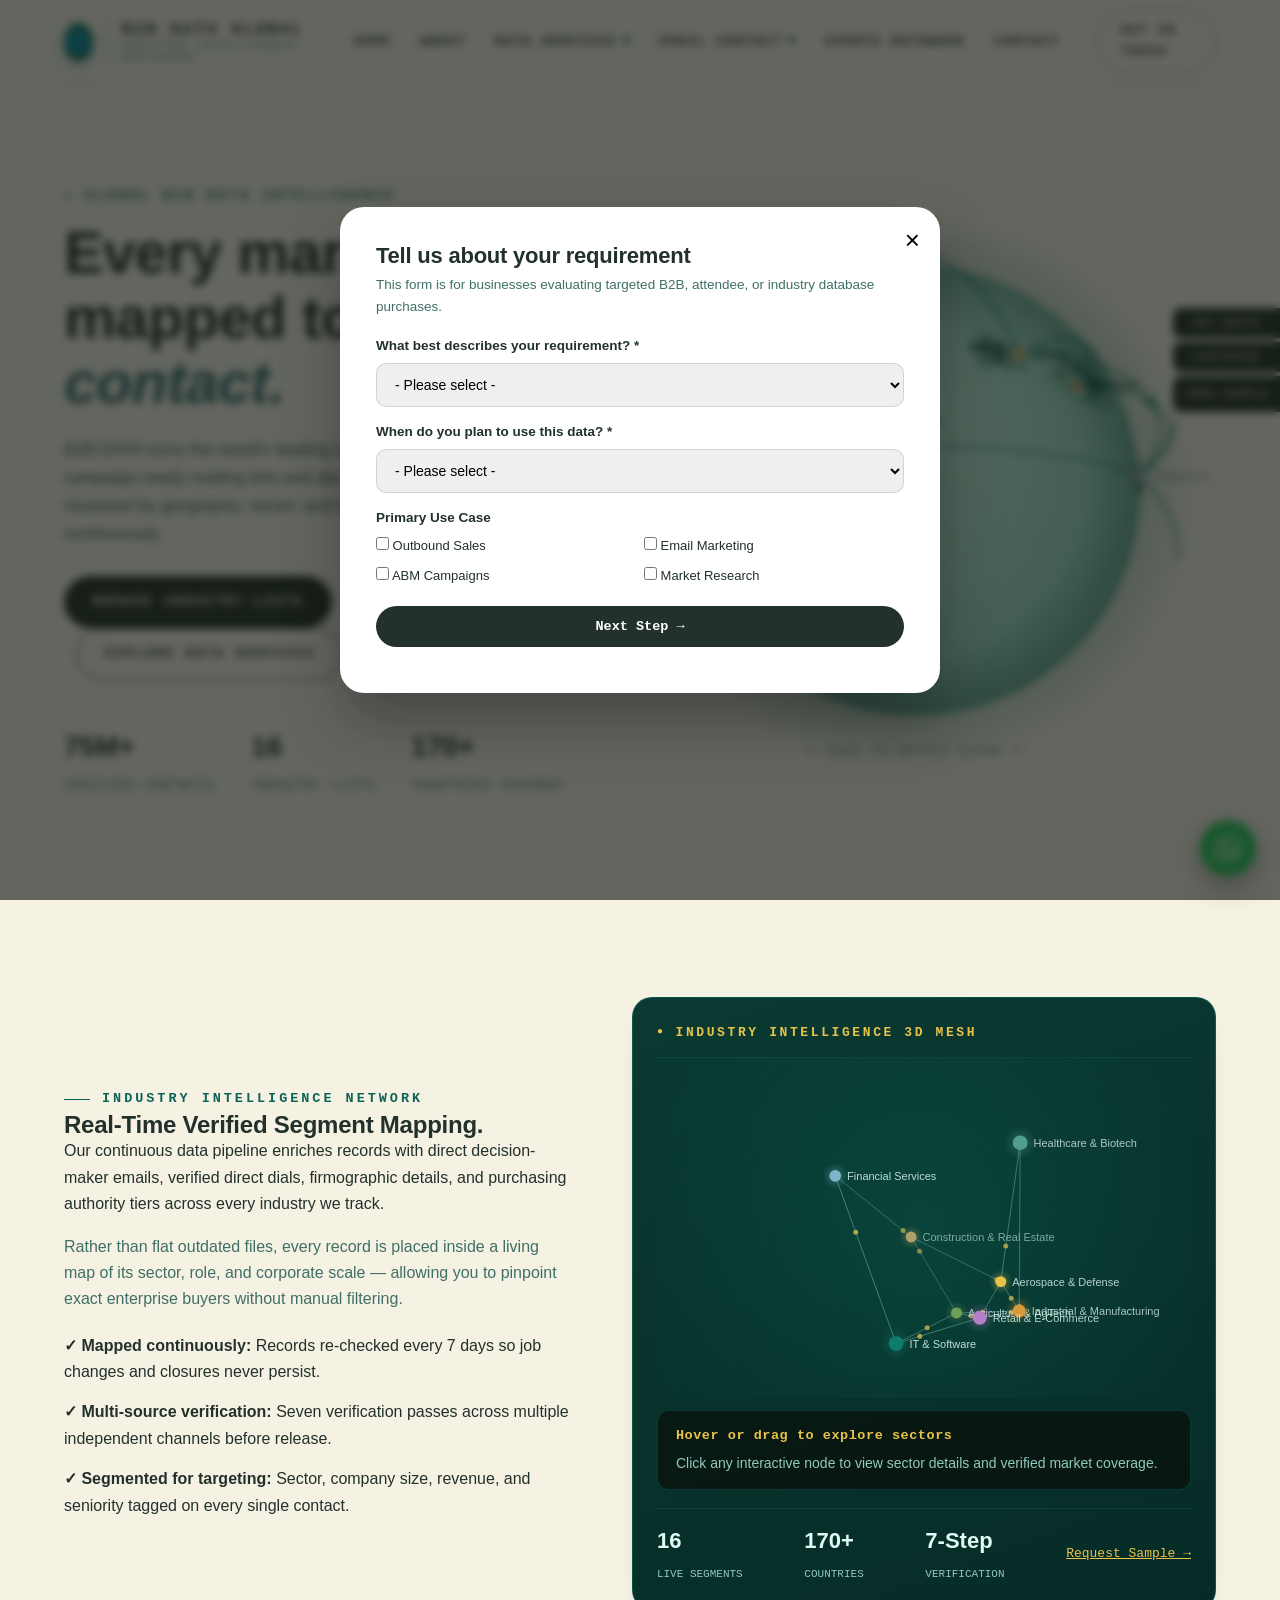
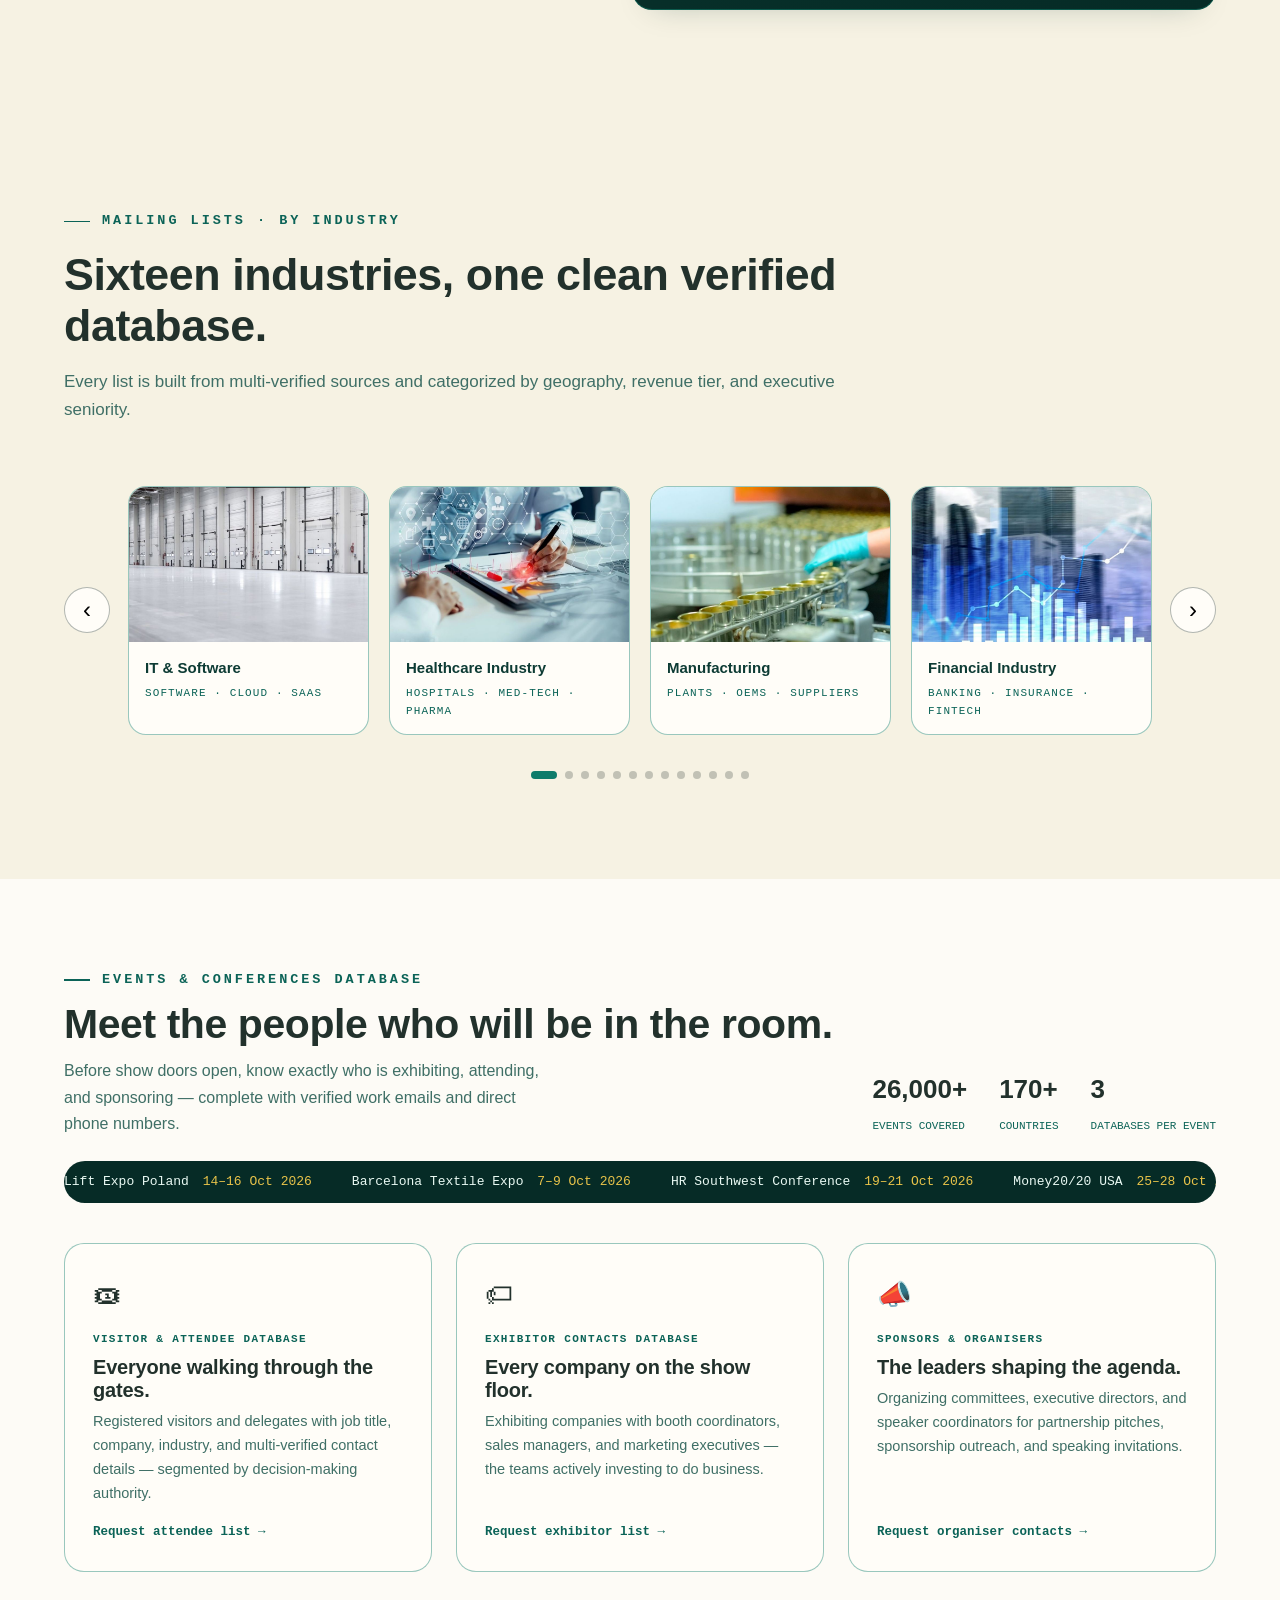
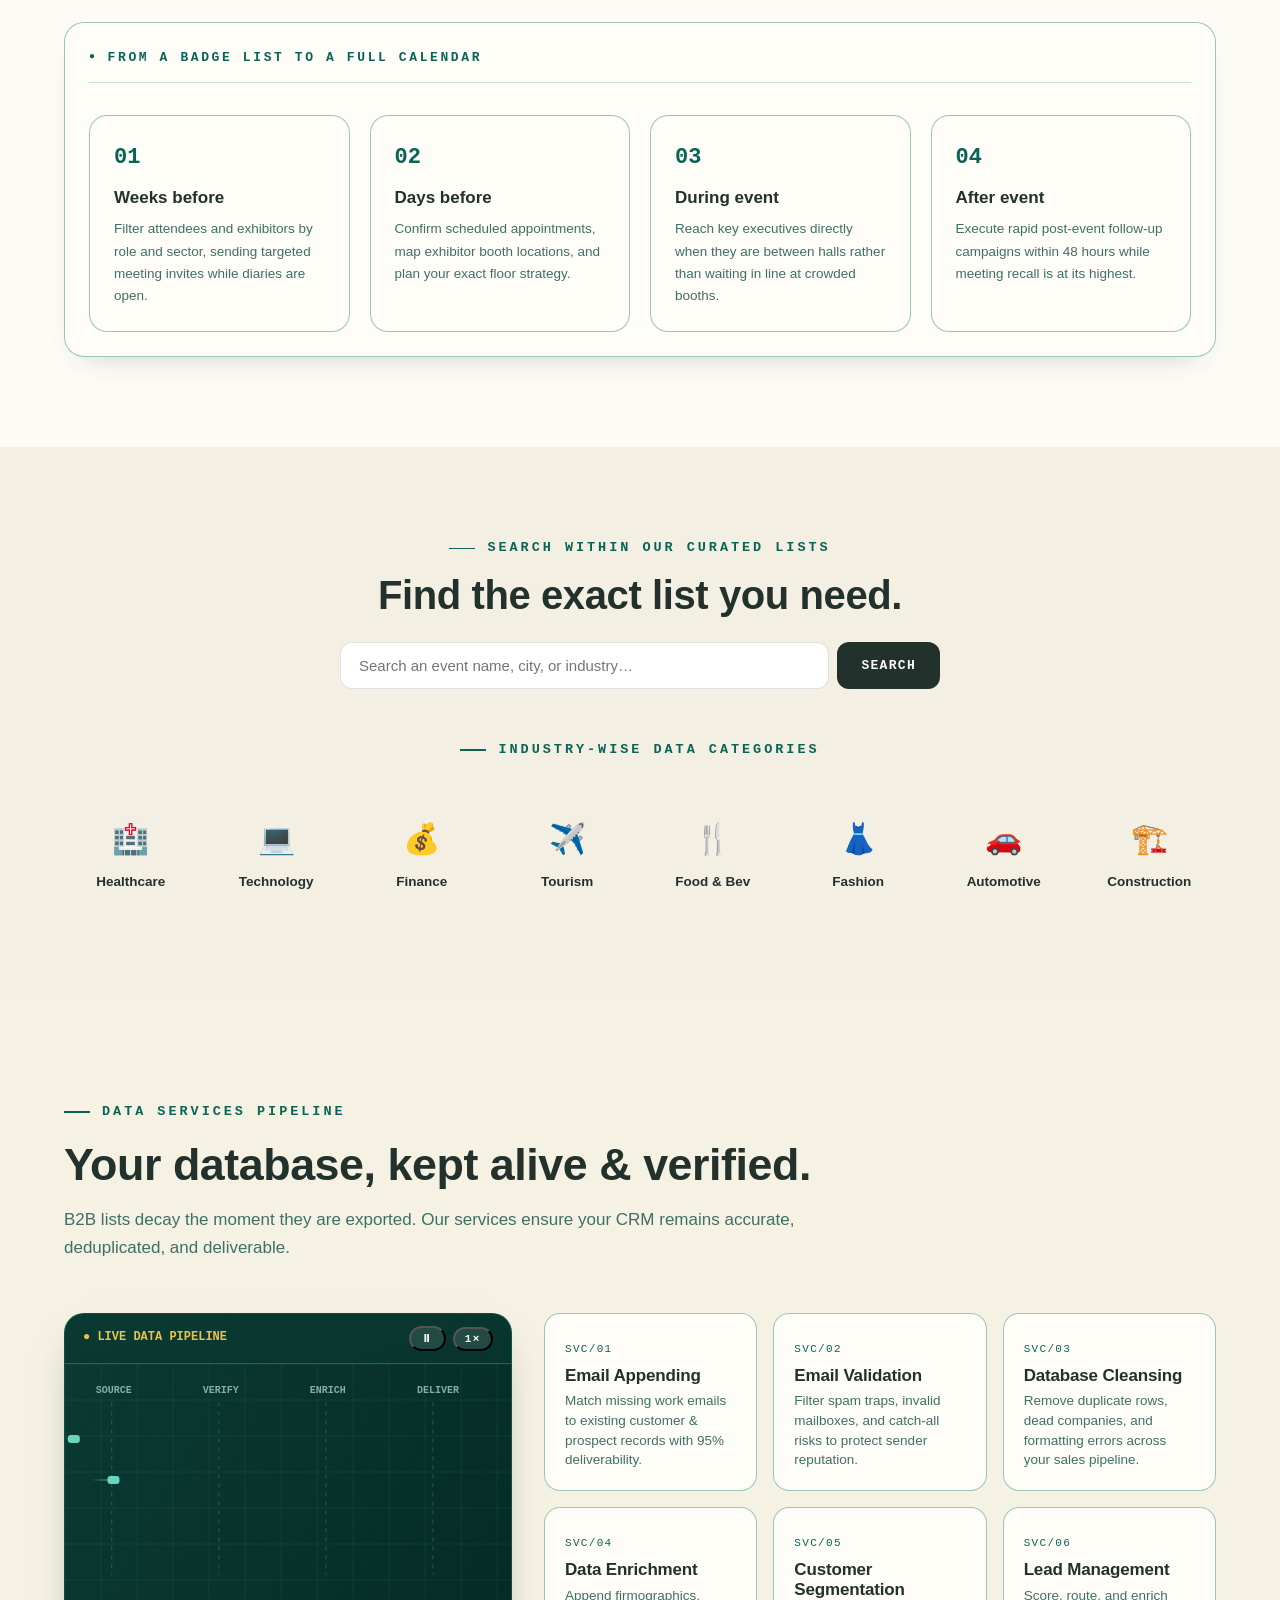
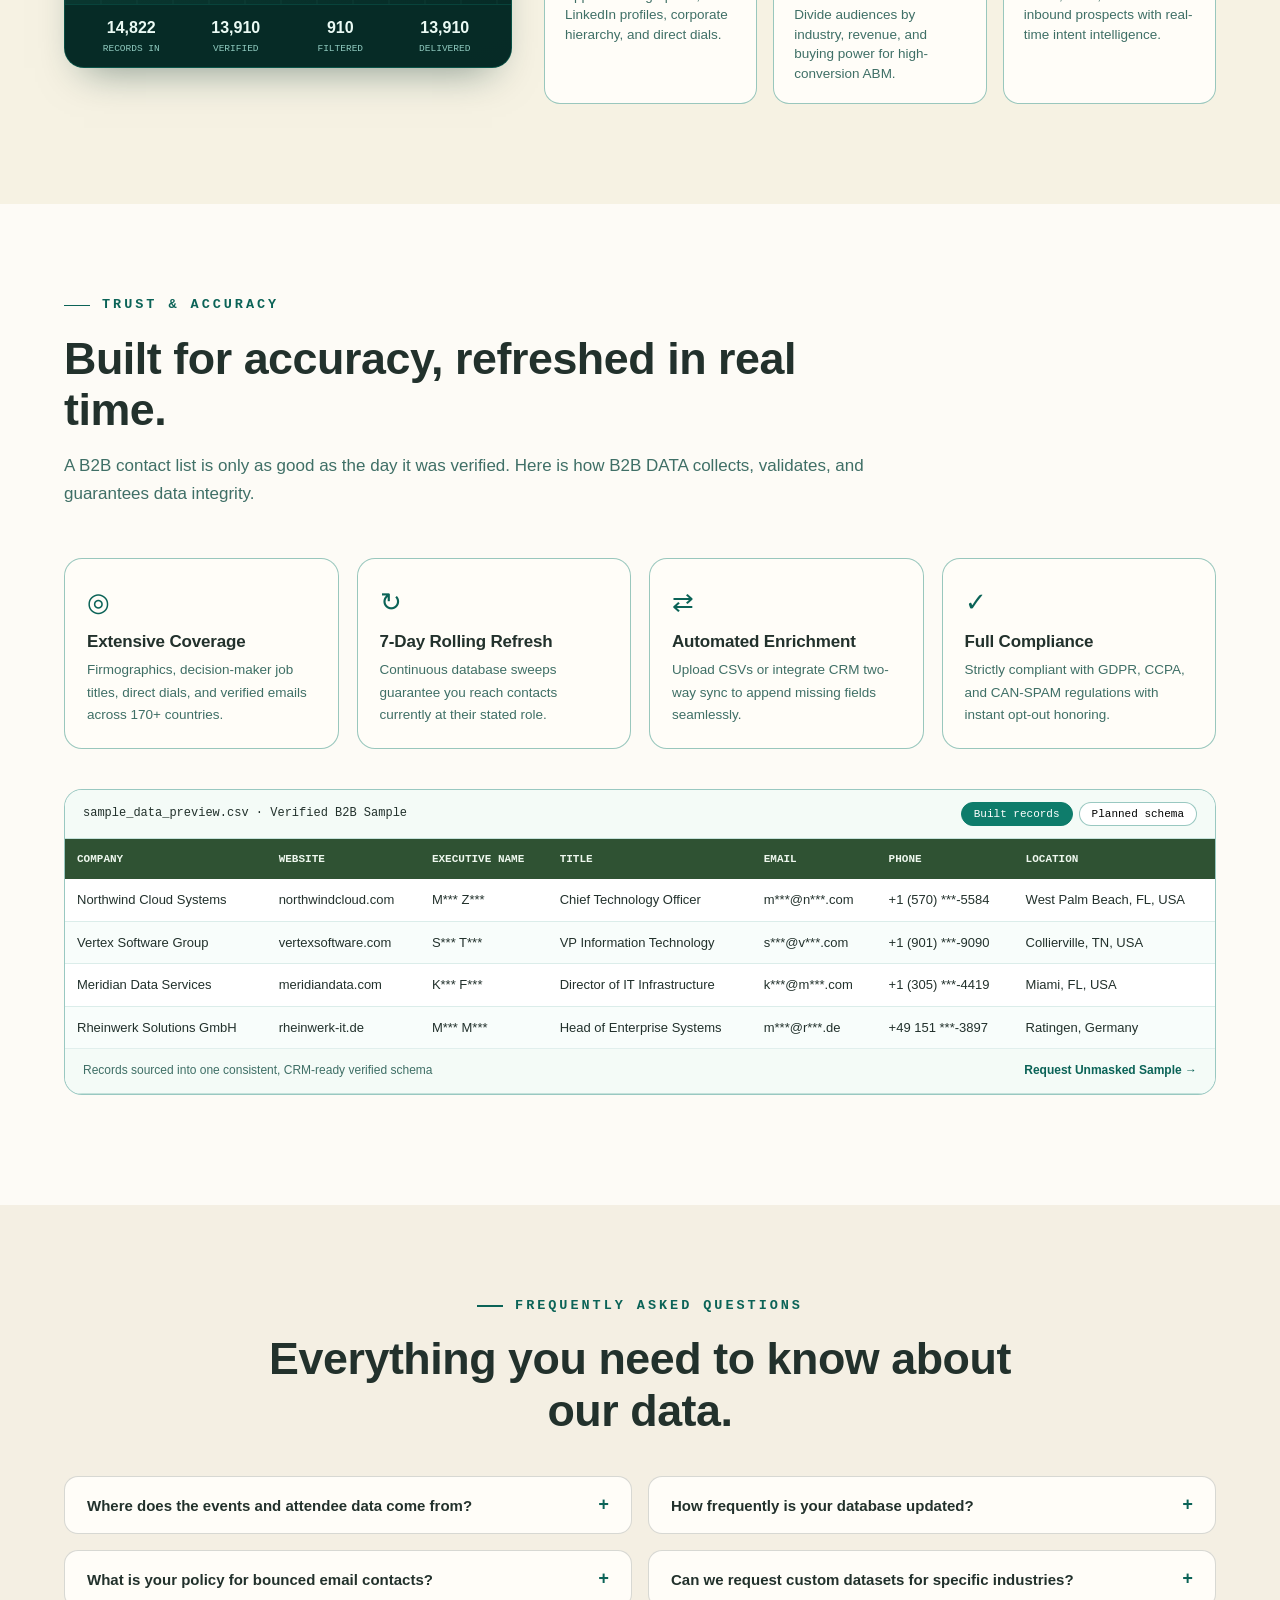
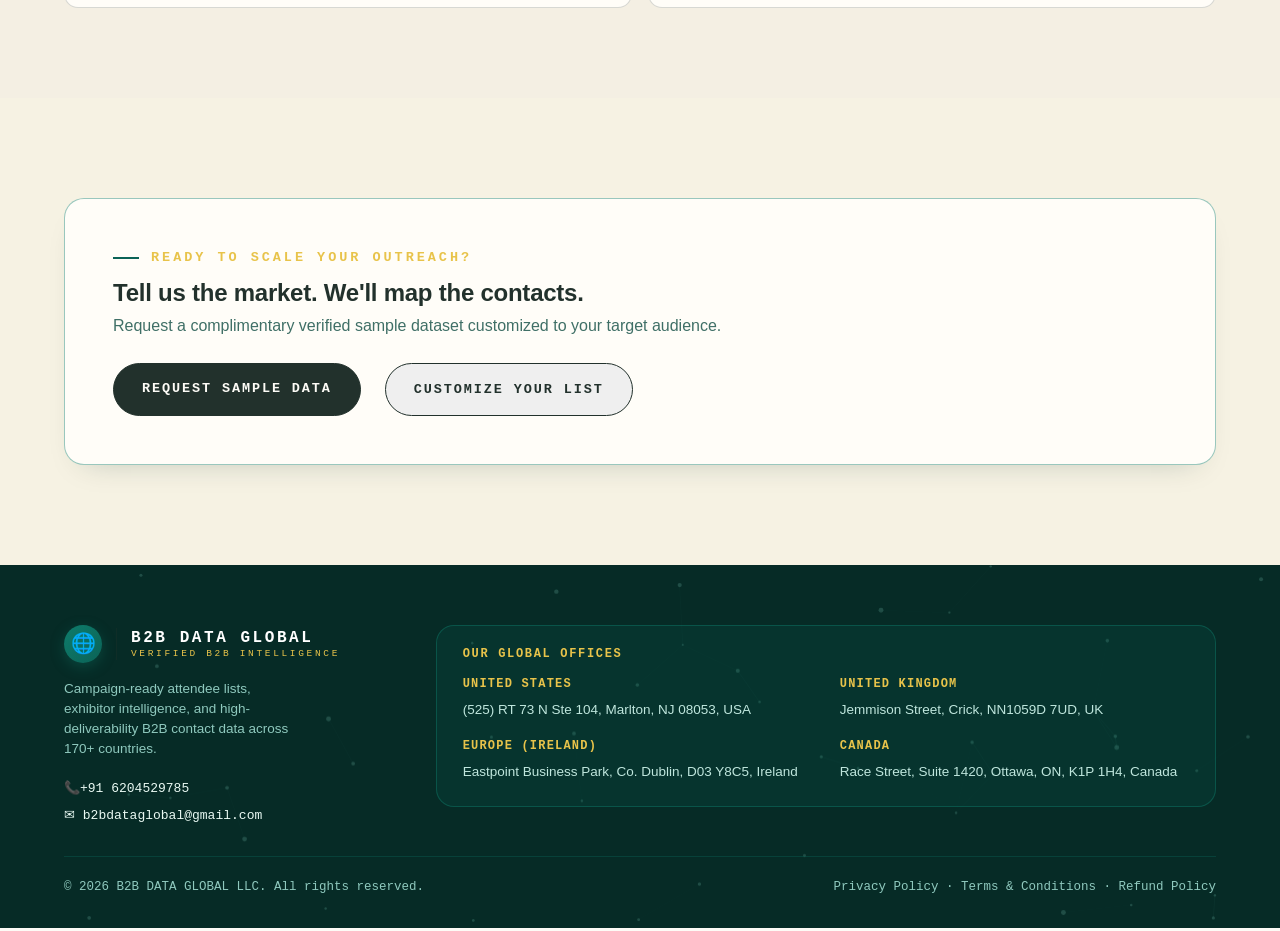
<file: index.html>
<!DOCTYPE html>
<html lang="en">
<head>
  <meta charset="UTF-8" />
  <meta name="viewport" content="width=device-width, initial-scale=1.0" />
  <title>B2B DATA GLOBAL LLC | Verified B2B Mailing Lists, Attendees &amp; Data Solutions</title>
  <meta name="description" content="Campaign-ready attendee and exhibitor lists, verified B2B email contacts across 16 industries and 170+ countries. 7-step verification, 7-day refresh cycle, 95% deliverability." />
  <link rel="icon" type="image/png" href="brand/favicon-5-gold-globe.png" />
  <link rel="stylesheet" href="css/style.css" />
</head>
<body>

  <!-- Top Scroll Progress Bar -->
  <div class="progress" id="scrollBar"></div>

  <!-- Header & Navigation -->
  <header>
    <div class="wrap">
      <nav>
        <a class="brand" href="index.html">
          <div class="brand-icon">🌐</div>
          <div class="tag">
            <b>B2B DATA GLOBAL</b>
            <span>Verified Intelligence · Worldwide</span>
          </div>
        </a>

        <ul class="menu" id="navMenu">
          <li><a href="index.html">Home</a></li>
          <li><a href="about.html">About</a></li>

          <!-- Data Services Dropdown -->
          <li class="has-dd">
            <a href="services.html">Data Services <span class="caret">▼</span></a>
            <div class="dd two">
              <a href="services.html#email-appending">Email Appending</a>
              <a href="services.html#social-media-appending">Social Media Appending</a>
              <a href="services.html#job-title-appending">Job Title Appending</a>
              <a href="services.html#email-validation">Email Validation Service</a>
              <a href="services.html#database-cleansing">Database Cleansing</a>
              <a href="services.html#data-enhancement">Data Enhancement</a>
              <a href="services.html#data-enrichment">Data Enrichment Service</a>
              <a href="services.html#lead-management">Lead Management Service</a>
              <a href="services.html#market-research-data">Market Research Data</a>
              <a href="services.html#customer-segmentation">Customer Segmentation</a>
              <a href="services.html#data-migration">Data Migration Service</a>
              <a href="services.html#data-integration">Data Integration Service</a>
              <a href="services.html#data-mining">Data Mining Services</a>
            </div>
          </li>

          <!-- Email Contact Mega Dropdown -->
          <li class="has-dd">
            <a href="mailing-lists.html">Email Contact <span class="caret">▼</span></a>
            <div class="dd mega">
              <div>
                <span class="ddh">Industry Mailing Lists</span>
                <a href="mailing-lists.html#it-industry">IT &amp; Software Industry</a>
                <a href="mailing-lists.html#healthcare-industry">Healthcare Industry</a>
                <a href="mailing-lists.html#financial-industry">Financial Industry</a>
                <a href="mailing-lists.html#manufacturing-industry">Manufacturing Industry</a>
                <a href="mailing-lists.html#construction-industry">Construction Industry</a>
                <a href="mailing-lists.html#transportation-industry">Transportation Industry</a>
                <a href="mailing-lists.html#retail-industry">Retail Industry</a>
                <a href="mailing-lists.html#agriculture-industry">Agriculture Industry</a>
              </div>
              <div>
                <span class="ddh">Email Contact Lists</span>
                <a href="mailing-lists.html#by-job-title">By Job Title / C-Level</a>
                <a href="mailing-lists.html#technology-list">Technology Users List</a>
                <a href="mailing-lists.html#healthcare-list">Healthcare Email List</a>
                <a href="mailing-lists.html#executive-email-list">Executives Email List</a>
                <a href="mailing-lists.html#finance-list">Finance Decision-Makers</a>
                <a href="mailing-lists.html#telecommunications-list">Telecom Operators</a>
                <a href="mailing-lists.html#pharmaceutical-list">Pharmaceutical &amp; Biotech</a>
                <a href="mailing-lists.html#education-list">Education &amp; Training</a>
              </div>
            </div>
          </li>

          <li><a href="events.html">Events Database</a></li>
          <li><a href="contact.html">Contact</a></li>
        </ul>

        <div style="display: flex; align-items: center;">
          <a class="getstarted" href="contact.html">Get In Touch</a>
          <button id="menuBtn" type="button" aria-label="Toggle Menu">☰</button>
        </div>
      </nav>
    </div>
  </header>

  <!-- Hero Section with Interactive 3D Canvas Globe -->
  <section class="hero" id="home">
    <div class="wrap">
      <div>
        <div class="eb dot">Global B2B Data Intelligence</div>
        <h1>Every market,<br>mapped to the <em>contact.</em></h1>
        <p>B2B DATA turns the world's leading industries into verified, campaign-ready mailing lists and decision-maker contacts — clustered by geography, sector, and buying authority, refreshed continuously.</p>
        <div>
          <a class="hbtn a" href="#industries">Browse Industry Lists</a>
          <a class="hbtn b" href="#services">Explore Data Services</a>
        </div>
        <div class="meta">
          <div>
            <b>75M+</b>
            <span>Verified contacts</span>
          </div>
          <div>
            <b>16</b>
            <span>Industry lists</span>
          </div>
          <div>
            <b>170+</b>
            <span>Countries covered</span>
          </div>
        </div>
      </div>

      <!-- 3D Interactive Globe Container -->
      <div class="globe-box">
        <canvas id="globe" aria-label="Interactive 3D Globe of global B2B event hubs and contacts"></canvas>
        <div class="globe-hint">✦ Drag to rotate globe ✦</div>
      </div>
    </div>
  </section>

  <!-- 3D Industry Intelligence Network Mesh Section -->
  <section class="dark" id="network">
    <div class="wrap mesh-split">
      <div>
        <div class="eb">Industry Intelligence Network</div>
        <h2>Real-Time Verified Segment Mapping.</h2>
        <p>Our continuous data pipeline enriches records with direct decision-maker emails, verified direct dials, firmographic details, and purchasing authority tiers across every industry we track.</p>
        <p style="color: var(--muted); margin: 16px 0;">Rather than flat outdated files, every record is placed inside a living map of its sector, role, and corporate scale — allowing you to pinpoint exact enterprise buyers without manual filtering.</p>
        <ul style="list-style: none; display: grid; gap: 14px; margin-top: 20px;">
          <li><b>✓ Mapped continuously:</b> Records re-checked every 7 days so job changes and closures never persist.</li>
          <li><b>✓ Multi-source verification:</b> Seven verification passes across multiple independent channels before release.</li>
          <li><b>✓ Segmented for targeting:</b> Sector, company size, revenue, and seniority tagged on every single contact.</li>
        </ul>
      </div>

      <div class="gpanel mesh-panel">
        <div class="phead">Industry Intelligence 3D Mesh</div>
        <div class="mesh-box">
          <canvas id="segmentMesh" aria-label="Interactive 3D network segment mesh"></canvas>
        </div>
        <div class="pcap">
          <b id="capTitle">Hover or drag to explore sectors</b>
          <p id="capBody">Click any interactive node to view sector details and verified market coverage.</p>
        </div>
        <div class="msh-foot">
          <div>
            <b>16</b>
            <span>Live Segments</span>
          </div>
          <div>
            <b>170+</b>
            <span>Countries</span>
          </div>
          <div>
            <b>7-Step</b>
            <span>Verification</span>
          </div>
          <a class="msh-cta" href="contact.html?type=sample">Request Sample →</a>
        </div>
      </div>
    </div>
  </section>

  <!-- 16 Industries Carousel Slider Section -->
  <section class="dark alt" id="industries">
    <div class="wrap">
      <div class="section-head">
        <div class="eb">Mailing Lists · By Industry</div>
        <h2>Sixteen industries, one clean verified database.</h2>
        <p>Every list is built from multi-verified sources and categorized by geography, revenue tier, and executive seniority.</p>
      </div>

      <div class="slider">
        <button class="sl-btn" id="indPrev" type="button" aria-label="Previous">‹</button>
        <div class="sl-view">
          <div class="sl-track" id="indTrack">
            <!-- 16 Industry Cards with Images -->
            <a class="card-i" href="mailing-lists.html#it-industry">
              <div class="pic"><img src="img/it.jpg" alt="IT &amp; Software Industry" /></div>
              <div class="info">IT &amp; Software<span>Software · Cloud · SaaS</span></div>
            </a>
            <a class="card-i" href="mailing-lists.html#healthcare-industry">
              <div class="pic"><img src="img/healthcare.jpg" alt="Healthcare Industry" /></div>
              <div class="info">Healthcare Industry<span>Hospitals · Med-Tech · Pharma</span></div>
            </a>
            <a class="card-i" href="mailing-lists.html#manufacturing-industry">
              <div class="pic"><img src="img/manufacturing.jpg" alt="Manufacturing Industry" /></div>
              <div class="info">Manufacturing<span>Plants · OEMs · Suppliers</span></div>
            </a>
            <a class="card-i" href="mailing-lists.html#financial-industry">
              <div class="pic"><img src="img/financial.jpg" alt="Financial Industry" /></div>
              <div class="info">Financial Industry<span>Banking · Insurance · Fintech</span></div>
            </a>
            <a class="card-i" href="mailing-lists.html#construction-industry">
              <div class="pic"><img src="img/construction.jpg" alt="Construction Industry" /></div>
              <div class="info">Construction Industry<span>Contractors · Engineering</span></div>
            </a>
            <a class="card-i" href="mailing-lists.html#retail-industry">
              <div class="pic"><img src="img/retail.jpg" alt="Retail Industry" /></div>
              <div class="info">Retail Industry<span>Stores · E-Commerce · Buyers</span></div>
            </a>
            <a class="card-i" href="mailing-lists.html#transportation-industry">
              <div class="pic"><img src="img/transport.jpg" alt="Transportation Industry" /></div>
              <div class="info">Transportation<span>Logistics · Freight · Fleet</span></div>
            </a>
            <a class="card-i" href="mailing-lists.html#agriculture-industry">
              <div class="pic"><img src="img/agriculture.jpg" alt="Agriculture Industry" /></div>
              <div class="info">Agriculture Industry<span>Farms · Agritech · Forestry</span></div>
            </a>
            <a class="card-i" href="mailing-lists.html#wholesale-trade-industry">
              <div class="pic"><img src="img/wholesale.jpg" alt="Wholesale Trade" /></div>
              <div class="info">Wholesale Trade<span>Distributors · Durable Goods</span></div>
            </a>
            <a class="card-i" href="mailing-lists.html#business-services-industry">
              <div class="pic"><img src="img/business.jpg" alt="Business Services" /></div>
              <div class="info">Business Services<span>Consulting · Staffing · Agencies</span></div>
            </a>
            <a class="card-i" href="mailing-lists.html#textile-apparel-industry">
              <div class="pic"><img src="img/textile.jpg" alt="Textile &amp; Apparel" /></div>
              <div class="info">Textile &amp; Apparel<span>Mills · Fashion · Export</span></div>
            </a>
            <a class="card-i" href="mailing-lists.html#electronics-industry">
              <div class="pic"><img src="img/electronics.jpg" alt="Electronics Industry" /></div>
              <div class="info">Electronics Industry<span>Components · Devices · Systems</span></div>
            </a>
            <a class="card-i" href="mailing-lists.html#real-estate-industry">
              <div class="pic"><img src="img/realestate.jpg" alt="Real Estate Industry" /></div>
              <div class="info">Real Estate Industry<span>Developers · Brokers · Property</span></div>
            </a>
            <a class="card-i" href="mailing-lists.html#aerospace-industry">
              <div class="pic"><img src="img/aerospace.jpg" alt="Aerospace Industry" /></div>
              <div class="info">Aerospace Industry<span>Aviation · Defense · Space</span></div>
            </a>
            <a class="card-i" href="mailing-lists.html#chemical-industry">
              <div class="pic"><img src="img/chemical.jpg" alt="Chemical Industry" /></div>
              <div class="info">Chemical Industry<span>Process · Specialty · Petro</span></div>
            </a>
            <a class="card-i" href="mailing-lists.html#mining-industry">
              <div class="pic"><img src="img/mining.jpg" alt="Mining Industry" /></div>
              <div class="info">Mining Industry<span>Extraction · Minerals · Operations</span></div>
            </a>
          </div>
        </div>
        <button class="sl-btn" id="indNext" type="button" aria-label="Next">›</button>
      </div>
      <div class="sl-dots" id="indDots"></div>
    </div>
  </section>

  <!-- Events & Attendees Hub Section -->
  <section class="lightsec" id="events-hub">
    <div class="wrap">
      <div class="evx-head">
        <div>
          <div class="eb ink">Events &amp; Conferences Database</div>
          <h2 style="font-size: clamp(28px, 3.2vw, 42px); margin: 10px 0;">Meet the people who will be in the room.</h2>
          <p style="color: var(--muted); max-width: 54ch;">Before show doors open, know exactly who is exhibiting, attending, and sponsoring — complete with verified work emails and direct phone numbers.</p>
        </div>
        <div class="evx-stats">
          <div>
            <b>26,000+</b>
            <span>Events covered</span>
          </div>
          <div>
            <b>170+</b>
            <span>Countries</span>
          </div>
          <div>
            <b>3</b>
            <span>Databases per event</span>
          </div>
        </div>
      </div>

      <!-- Moving Event Ticker -->
      <div class="evx-ticker" aria-hidden="true">
        <div class="evx-track">
          <span>Lift Expo Poland <em>14–16 Oct 2026</em></span>
          <span>Barcelona Textile Expo <em>7–9 Oct 2026</em></span>
          <span>HR Southwest Conference <em>19–21 Oct 2026</em></span>
          <span>Money20/20 USA <em>25–28 Oct 2026</em></span>
          <span>BrauBeviale Nuremberg <em>10–12 Nov 2026</em></span>
          <span>Web Summit Lisbon <em>8–11 Nov 2026</em></span>
          <span>TechSummit Asia <em>9–11 Mar 2027</em></span>
          <span>BuildCon Dubai <em>2–5 Nov 2027</em></span>
          <span>Lift Expo Poland <em>14–16 Oct 2026</em></span>
          <span>Barcelona Textile Expo <em>7–9 Oct 2026</em></span>
          <span>HR Southwest Conference <em>19–21 Oct 2026</em></span>
        </div>
      </div>

      <!-- 3 Key Databases -->
      <div class="evx-dbs">
        <a class="evx-db" href="events.html?type=attendees">
          <i>🎟</i>
          <div class="evx-tag">Visitor &amp; Attendee Database</div>
          <h3>Everyone walking through the gates.</h3>
          <p>Registered visitors and delegates with job title, company, industry, and multi-verified contact details — segmented by decision-making authority.</p>
          <span class="evx-get">Request attendee list →</span>
        </a>
        <a class="evx-db" href="events.html?type=exhibitors">
          <i>🏷</i>
          <div class="evx-tag">Exhibitor Contacts Database</div>
          <h3>Every company on the show floor.</h3>
          <p>Exhibiting companies with booth coordinators, sales managers, and marketing executives — the teams actively investing to do business.</p>
          <span class="evx-get">Request exhibitor list →</span>
        </a>
        <a class="evx-db" href="contact.html?type=sample">
          <i>📣</i>
          <div class="evx-tag">Sponsors &amp; Organisers</div>
          <h3>The leaders shaping the agenda.</h3>
          <p>Organizing committees, executive directors, and speaker coordinators for partnership pitches, sponsorship outreach, and speaking invitations.</p>
          <span class="evx-get">Request organiser contacts →</span>
        </a>
      </div>

      <!-- 4 Stages Workflow -->
      <div class="gpanel" style="margin-top: 20px;">
        <div class="phead">From a badge list to a full calendar</div>
        <div class="evx-steps">
          <div class="evx-step">
            <div class="evx-num">01</div>
            <b>Weeks before</b>
            <p>Filter attendees and exhibitors by role and sector, sending targeted meeting invites while diaries are open.</p>
          </div>
          <div class="evx-step">
            <div class="evx-num">02</div>
            <b>Days before</b>
            <p>Confirm scheduled appointments, map exhibitor booth locations, and plan your exact floor strategy.</p>
          </div>
          <div class="evx-step">
            <div class="evx-num">03</div>
            <b>During event</b>
            <p>Reach key executives directly when they are between halls rather than waiting in line at crowded booths.</p>
          </div>
          <div class="evx-step">
            <div class="evx-num">04</div>
            <b>After event</b>
            <p>Execute rapid post-event follow-up campaigns within 48 hours while meeting recall is at its highest.</p>
          </div>
        </div>
      </div>
    </div>
  </section>

  <!-- Live Search & Categories Filter Section -->
  <section class="lightsec alt2" id="search-section">
    <div class="wrap" style="text-align: center;">
      <div class="eb ink" style="justify-content: center;">Search Within Our Curated Lists</div>
      <h2 style="font-size: clamp(26px, 3.2vw, 40px); margin: 12px 0 24px;">Find the exact list you need.</h2>

      <div class="search-wrap">
        <div class="search-row">
          <input id="evSearch" type="search" placeholder="Search an event name, city, or industry…" autocomplete="off" />
          <button id="evSearchBtn" type="button">Search</button>
        </div>
        <div class="sg" id="evSuggest"></div>
      </div>

      <div class="eb ink" style="justify-content: center; margin-top: 40px;">Industry-Wise Data Categories</div>
      <div class="evi-row">
        <a class="evi" href="mailing-lists.html#healthcare-industry"><i>🏥</i>Healthcare</a>
        <a class="evi" href="mailing-lists.html#it-industry"><i>💻</i>Technology</a>
        <a class="evi" href="mailing-lists.html#financial-industry"><i>💰</i>Finance</a>
        <a class="evi" href="events.html"><i>✈️</i>Tourism</a>
        <a class="evi" href="events.html"><i>🍴</i>Food &amp; Bev</a>
        <a class="evi" href="mailing-lists.html#textile-apparel-industry"><i>👗</i>Fashion</a>
        <a class="evi" href="mailing-lists.html#transportation-industry"><i>🚗</i>Automotive</a>
        <a class="evi" href="mailing-lists.html#construction-industry"><i>🏗️</i>Construction</a>
      </div>
    </div>
  </section>

  <!-- Data Services & Live Pipeline Animation -->
  <section class="dark" id="services">
    <div class="wrap">
      <div class="section-head">
        <div class="eb">Data Services Pipeline</div>
        <h2>Your database, kept alive &amp; verified.</h2>
        <p>B2B lists decay the moment they are exported. Our services ensure your CRM remains accurate, deduplicated, and deliverable.</p>
      </div>

      <div class="flow-split">
        <!-- Live Animated Pipeline Canvas -->
        <div class="dv">
          <div class="dv-bar">
            <span>● LIVE DATA PIPELINE</span>
            <div>
              <button id="streamPlayBtn" class="hbtn" style="padding: 4px 10px; font-size: 11px; background: rgba(255,255,255,0.1); color: #fff;">⏸</button>
              <button id="streamSpeedBtn" class="hbtn" style="padding: 4px 10px; font-size: 11px; background: rgba(255,255,255,0.1); color: #fff;">1×</button>
            </div>
          </div>
          <div class="dv-screen">
            <canvas id="pipelineStream"></canvas>
          </div>
          <div class="dv-hud">
            <div><span id="hudIn">14,820</span><i>Records in</i></div>
            <div><span id="hudValid">13,910</span><i>Verified</i></div>
            <div><span id="hudRejected">910</span><i>Filtered</i></div>
            <div><span id="hudOut">13,910</span><i>Delivered</i></div>
          </div>
        </div>

        <!-- 13 Services Cards Grid -->
        <div class="grid-sv">
          <div class="card-s">
            <span class="tick">SVC/01</span>
            <h3>Email Appending</h3>
            <p>Match missing work emails to existing customer &amp; prospect records with 95% deliverability.</p>
          </div>
          <div class="card-s">
            <span class="tick">SVC/02</span>
            <h3>Email Validation</h3>
            <p>Filter spam traps, invalid mailboxes, and catch-all risks to protect sender reputation.</p>
          </div>
          <div class="card-s">
            <span class="tick">SVC/03</span>
            <h3>Database Cleansing</h3>
            <p>Remove duplicate rows, dead companies, and formatting errors across your sales pipeline.</p>
          </div>
          <div class="card-s">
            <span class="tick">SVC/04</span>
            <h3>Data Enrichment</h3>
            <p>Append firmographics, LinkedIn profiles, corporate hierarchy, and direct dials.</p>
          </div>
          <div class="card-s">
            <span class="tick">SVC/05</span>
            <h3>Customer Segmentation</h3>
            <p>Divide audiences by industry, revenue, and buying power for high-conversion ABM.</p>
          </div>
          <div class="card-s">
            <span class="tick">SVC/06</span>
            <h3>Lead Management</h3>
            <p>Score, route, and enrich inbound prospects with real-time intent intelligence.</p>
          </div>
        </div>
      </div>
    </div>
  </section>

  <!-- Accuracy & 7-Step Verification Section -->
  <section class="lightsec" id="accuracy">
    <div class="wrap">
      <div class="section-head">
        <div class="eb ink">Trust &amp; Accuracy</div>
        <h2>Built for accuracy, refreshed in real time.</h2>
        <p>A B2B contact list is only as good as the day it was verified. Here is how B2B DATA collects, validates, and guarantees data integrity.</p>
      </div>

      <div class="feat4">
        <div class="feat">
          <i>◎</i>
          <h3>Extensive Coverage</h3>
          <p>Firmographics, decision-maker job titles, direct dials, and verified emails across 170+ countries.</p>
        </div>
        <div class="feat">
          <i>↻</i>
          <h3>7-Day Rolling Refresh</h3>
          <p>Continuous database sweeps guarantee you reach contacts currently at their stated role.</p>
        </div>
        <div class="feat">
          <i>⇄</i>
          <h3>Automated Enrichment</h3>
          <p>Upload CSVs or integrate CRM two-way sync to append missing fields seamlessly.</p>
        </div>
        <div class="feat">
          <i>✓</i>
          <h3>Full Compliance</h3>
          <p>Strictly compliant with GDPR, CCPA, and CAN-SPAM regulations with instant opt-out honoring.</p>
        </div>
      </div>

      <!-- Sample Preview Table with Built vs Planned Switcher -->
      <div class="sb-file">
        <div class="sb-fh">
          <code>sample_data_preview.csv · Verified B2B Sample</code>
          <div class="sb-tog">
            <button type="button" data-view="built" class="on">Built records</button>
            <button type="button" data-view="plan">Planned schema</button>
          </div>
        </div>
        <div style="overflow-x: auto;">
          <table class="sb-t">
            <thead>
              <tr>
                <th>Company</th>
                <th>Website</th>
                <th>Executive Name</th>
                <th>Title</th>
                <th>Email</th>
                <th>Phone</th>
                <th>Location</th>
              </tr>
            </thead>
            <tbody>
              <tr>
                <td>Northwind Cloud Systems</td>
                <td>northwindcloud.com</td>
                <td>M*** Z***</td>
                <td>Chief Technology Officer</td>
                <td>m***@n***.com</td>
                <td>+1 (570) ***-5584</td>
                <td>West Palm Beach, FL, USA</td>
              </tr>
              <tr>
                <td>Vertex Software Group</td>
                <td>vertexsoftware.com</td>
                <td>S*** T***</td>
                <td>VP Information Technology</td>
                <td>s***@v***.com</td>
                <td>+1 (901) ***-9090</td>
                <td>Collierville, TN, USA</td>
              </tr>
              <tr>
                <td>Meridian Data Services</td>
                <td>meridiandata.com</td>
                <td>K*** F***</td>
                <td>Director of IT Infrastructure</td>
                <td>k***@m***.com</td>
                <td>+1 (305) ***-4419</td>
                <td>Miami, FL, USA</td>
              </tr>
              <tr>
                <td>Rheinwerk Solutions GmbH</td>
                <td>rheinwerk-it.de</td>
                <td>M*** M***</td>
                <td>Head of Enterprise Systems</td>
                <td>m***@r***.de</td>
                <td>+49 151 ***-3897</td>
                <td>Ratingen, Germany</td>
              </tr>
            </tbody>
          </table>
        </div>
        <div class="sb-fh" style="font-size: 12px; color: var(--muted);">
          <span id="sampleCap">Records sourced into one consistent, CRM-ready verified schema</span>
          <a href="contact.html?type=sample" style="color: var(--gold-soft); font-weight: 700;">Request Unmasked Sample →</a>
        </div>
      </div>
    </div>
  </section>

  <!-- Interactive FAQ Accordion Section -->
  <section class="lightsec alt2" id="faq">
    <div class="wrap">
      <div class="section-head" style="text-align: center; margin: 0 auto 40px;">
        <div class="eb ink" style="justify-content: center;">Frequently Asked Questions</div>
        <h2>Everything you need to know about our data.</h2>
      </div>

      <div class="faq-grid">
        <div class="faq">
          <button class="faq-q" type="button">Where does the events and attendee data come from? <span>+</span></button>
          <div class="faq-a"><p>We compile data from direct attendee registrations, official trade show organizers, corporate SEC filings, verified partner networks, and public business directories.</p></div>
        </div>
        <div class="faq">
          <button class="faq-q" type="button">How frequently is your database updated? <span>+</span></button>
          <div class="faq-a"><p>The entire database undergoes a comprehensive sweep every 7 days. Signal-based triggers (such as job changes and email bounces) update records in real time.</p></div>
        </div>
        <div class="faq">
          <button class="faq-q" type="button">What is your policy for bounced email contacts? <span>+</span></button>
          <div class="faq-a"><p>We guarantee a 95% deliverability rate. Any hard bounce reported within 7 days is replaced with fresh verified records or refunded pro-rata.</p></div>
        </div>
        <div class="faq">
          <button class="faq-q" type="button">Can we request custom datasets for specific industries? <span>+</span></button>
          <div class="faq-a"><p>Yes! We routinely build customized datasets filtered by exact job titles, company revenue, tech stack, and geographic location.</p></div>
        </div>
      </div>
    </div>
  </section>

  <!-- Bottom Call to Action Banner -->
  <section class="dark" id="contact-banner">
    <div class="wrap">
      <div class="gpanel" style="padding: 48px; display: flex; justify-content: space-between; align-items: center; flex-wrap: wrap; gap: 24px;">
        <div>
          <div class="eb" style="color: var(--gold-accent);">Ready to Scale Your Outreach?</div>
          <h2 style="margin: 10px 0 6px;">Tell us the market. We'll map the contacts.</h2>
          <p style="color: var(--muted);">Request a complimentary verified sample dataset customized to your target audience.</p>
        </div>
        <div style="display: flex; gap: 12px; flex-wrap: wrap;">
          <a class="hbtn a" href="contact.html?type=sample">Request Sample Data</a>
          <button class="hbtn b" type="button" data-open-modal="requirement">Customize Your List</button>
        </div>
      </div>
    </div>
  </section>

  <!-- Footer with Particle Canvas -->
  <footer>
    <canvas id="fparticles" aria-hidden="true"></canvas>
    <div class="wrap">
      <div class="f-grid">
        <div>
          <div class="brand" style="color: #fff; margin-bottom: 16px;">
            <div class="brand-icon">🌐</div>
            <div class="tag">
              <b>B2B DATA GLOBAL</b>
              <span style="color: var(--gold-accent);">Verified B2B Intelligence</span>
            </div>
          </div>
          <p style="color: #8fc9be; font-size: 13.5px; max-width: 32ch; line-height: 1.5;">Campaign-ready attendee lists, exhibitor intelligence, and high-deliverability B2B contact data across 170+ countries.</p>
          <div style="margin-top: 18px; display: flex; flex-direction: column; gap: 6px;">
            <a href="tel:+916204529785" style="color: #eafaf4; font-family: var(--font-mono); font-size: 13px;">📞+91 6204529785</a>
            <a href="mailto:b2bdataglobal@gmail.com" style="color: #eafaf4; font-family: var(--font-mono); font-size: 13px;">✉ b2bdataglobal@gmail.com</a>
          </div>
        </div>

        <div>
          <div class="f-off-frame">
            <h4 style="font-family: var(--font-mono); color: var(--gold-accent); margin-bottom: 14px; text-transform: uppercase; font-size: 12px; letter-spacing: 0.14em;">Our Global Offices</h4>
            <div class="f-off-grid">
              <div class="f-off">
                <b>United States</b>
                <p>(525) RT 73 N Ste 104, Marlton, NJ 08053, USA</p>
              </div>
              <div class="f-off">
                <b>United Kingdom</b>
                <p>Jemmison Street, Crick, NN1059D 7UD, UK</p>
              </div>
              <div class="f-off">
                <b>Europe (Ireland)</b>
                <p>Eastpoint Business Park, Co. Dublin, D03 Y8C5, Ireland</p>
              </div>
              <div class="f-off">
                <b>Canada</b>
                <p>Race Street, Suite 1420, Ottawa, ON, K1P 1H4, Canada</p>
              </div>
            </div>
          </div>
        </div>
      </div>

      <div class="f-bottom">
        <span>© 2026 B2B DATA GLOBAL LLC. All rights reserved.</span>
        <span>
          <a href="privacy.html">Privacy Policy</a> · 
          <a href="terms.html">Terms &amp; Conditions</a> · 
          <a href="refund.html">Refund Policy</a>
        </span>
      </div>
    </div>
  </footer>

  <!-- Sticky Quick Action Rail -->
  <div class="xp-rail" id="quickRail">
    <button type="button" data-open-modal="requirement" data-prefill="Quote">Get Quote</button>
    <button type="button" data-open-modal="requirement" data-prefill="Custom Database">Customize</button>
    <a href="contact.html?type=sample">Free Sample</a>
  </div>

  <!-- Floating WhatsApp Button -->
  <a class="wa-float" id="waFloat" href="https://wa.me/916204529785?text=Hello%20B2B%20DATA%2C%20I%20would%20like%20to%20request%20sample%20data." target="_blank" rel="noopener noreferrer" aria-label="Chat with us on WhatsApp">
    <svg viewBox="0 0 24 24"><path d="M12 2a10 10 0 0 0-8.6 15.1L2 22l5.1-1.3A10 10 0 1 0 12 2zm0 1.8a8.2 8.2 0 1 1-4.2 15.3l-.3-.2-3 .8.8-2.9-.2-.3A8.2 8.2 0 0 1 12 3.8zm-3.1 4c-.2 0-.5 0-.7.3-.2.3-.9.9-.9 2.1s.9 2.4 1 2.6c.1.2 1.8 2.9 4.5 4 2.2.9 2.7.7 3.2.7.5-.1 1.6-.7 1.8-1.3.2-.6.2-1.2.2-1.3-.1-.1-.2-.2-.5-.3l-1.8-.9c-.2-.1-.4-.1-.6.1l-.8 1c-.1.2-.3.2-.5.1a6.7 6.7 0 0 1-3.3-2.9c-.1-.2 0-.4.1-.5l.6-.7c.1-.2.1-.3.2-.5v-.4L10.5 8c-.1-.3-.3-.3-.5-.3h-1.1z"/></svg>
  </a>

  <!-- Multi-Step Requirement Modal Popup -->
  <div class="rq-bg" id="requirementModal" role="dialog" aria-modal="true">
    <div class="rq">
      <button class="rq-x" type="button" data-close-modal aria-label="Close">×</button>

      <!-- Step 1: Requirement Specification -->
      <div id="modalStep1">
        <h3 style="font-size: 22px; margin-bottom: 6px;">Tell us about your requirement</h3>
        <p style="color: var(--muted); font-size: 13.5px; margin-bottom: 16px;">This form is for businesses evaluating targeted B2B, attendee, or industry database purchases.</p>

        <label class="rq-l" for="reqNeed">What best describes your requirement? *</label>
        <select class="rq-sel" id="reqNeed">
          <option value="">- Please select -</option>
          <option value="Purchase an Attendee / Exhibitor Database">Purchase an Attendee / Exhibitor Database</option>
          <option value="Purchase ICP-Based B2B Email Database">Purchase ICP-Based B2B Email Database</option>
          <option value="Enrich or Verify My Existing Database">Enrich or Verify My Existing Database</option>
          <option value="Build a Custom Industry Database">Build a Custom Industry Database</option>
        </select>

        <label class="rq-l" for="reqWhen">When do you plan to use this data? *</label>
        <select class="rq-sel" id="reqWhen">
          <option value="">- Please select -</option>
          <option value="Within a week">Within a week</option>
          <option value="Within 30 days">Within 30 days</option>
          <option value="Within 3 months">Within 3 months</option>
          <option value="Just exploring">Just exploring</option>
        </select>

        <label class="rq-l">Primary Use Case</label>
        <div style="display: grid; grid-template-columns: 1fr 1fr; gap: 8px; font-size: 13px; margin-top: 6px;">
          <label><input type="checkbox" value="Outbound Sales" /> Outbound Sales</label>
          <label><input type="checkbox" value="Email Marketing" /> Email Marketing</label>
          <label><input type="checkbox" value="ABM Campaigns" /> ABM Campaigns</label>
          <label><input type="checkbox" value="Market Research" /> Market Research</label>
        </div>

        <button class="rq-go" id="modalNext" type="button">Next Step →</button>
      </div>

      <!-- Step 2: Contact Details -->
      <div id="modalStep2" style="display: none;">
        <h3 style="font-size: 22px; margin-bottom: 6px;">Your contact details</h3>
        <p style="color: var(--muted); font-size: 13.5px; margin-bottom: 16px;">We confirm feasibility and send you sample records within 1 business day.</p>

        <label class="rq-l" for="reqName">Full name *</label>
        <input class="rq-in" id="reqName" type="text" placeholder="Your name" />

        <label class="rq-l" for="reqEmail">Work email *</label>
        <input class="rq-in" id="reqEmail" type="email" placeholder="you@company.com" />

        <label class="rq-l" for="reqCompany">Company name</label>
        <input class="rq-in" id="reqCompany" type="text" placeholder="Company Ltd" />

        <input type="hidden" id="reqTopic" value="" />

        <div style="display: flex; gap: 10px; margin-top: 20px;">
          <button class="hbtn b" id="modalBack" type="button" style="flex: 1; margin: 0;">← Back</button>
          <button class="rq-go" id="modalSend" type="button" style="flex: 2; margin: 0;">Submit Requirement</button>
        </div>
      </div>

      <!-- Step Done: Confirmation -->
      <div id="modalDone" style="display: none; text-align: center; padding: 20px 0;">
        <div style="font-size: 48px; color: var(--gold-soft); margin-bottom: 12px;">✓</div>
        <h3 style="font-size: 22px; margin-bottom: 8px;">Thank You — Requirement Received</h3>
        <p style="color: var(--muted); font-size: 14.5px; margin-bottom: 24px;">Our research team is reviewing your requirements and will reply with sample records within one business day.</p>
        <button class="hbtn a" type="button" data-close-modal>Close Window</button>
      </div>

      <p id="modalNote" style="color: #b23b3b; font-size: 13px; margin-top: 10px; text-align: center;"></p>
    </div>
  </div>

  <!-- Canvas Visualizers & Logic -->
  <script src="js/globe.js"></script>
  <script src="js/mesh.js"></script>
  <script src="js/stream.js"></script>
  <script src="js/events-data.js"></script>
  <script src="js/main.js"></script>

</body>
</html>
</file>
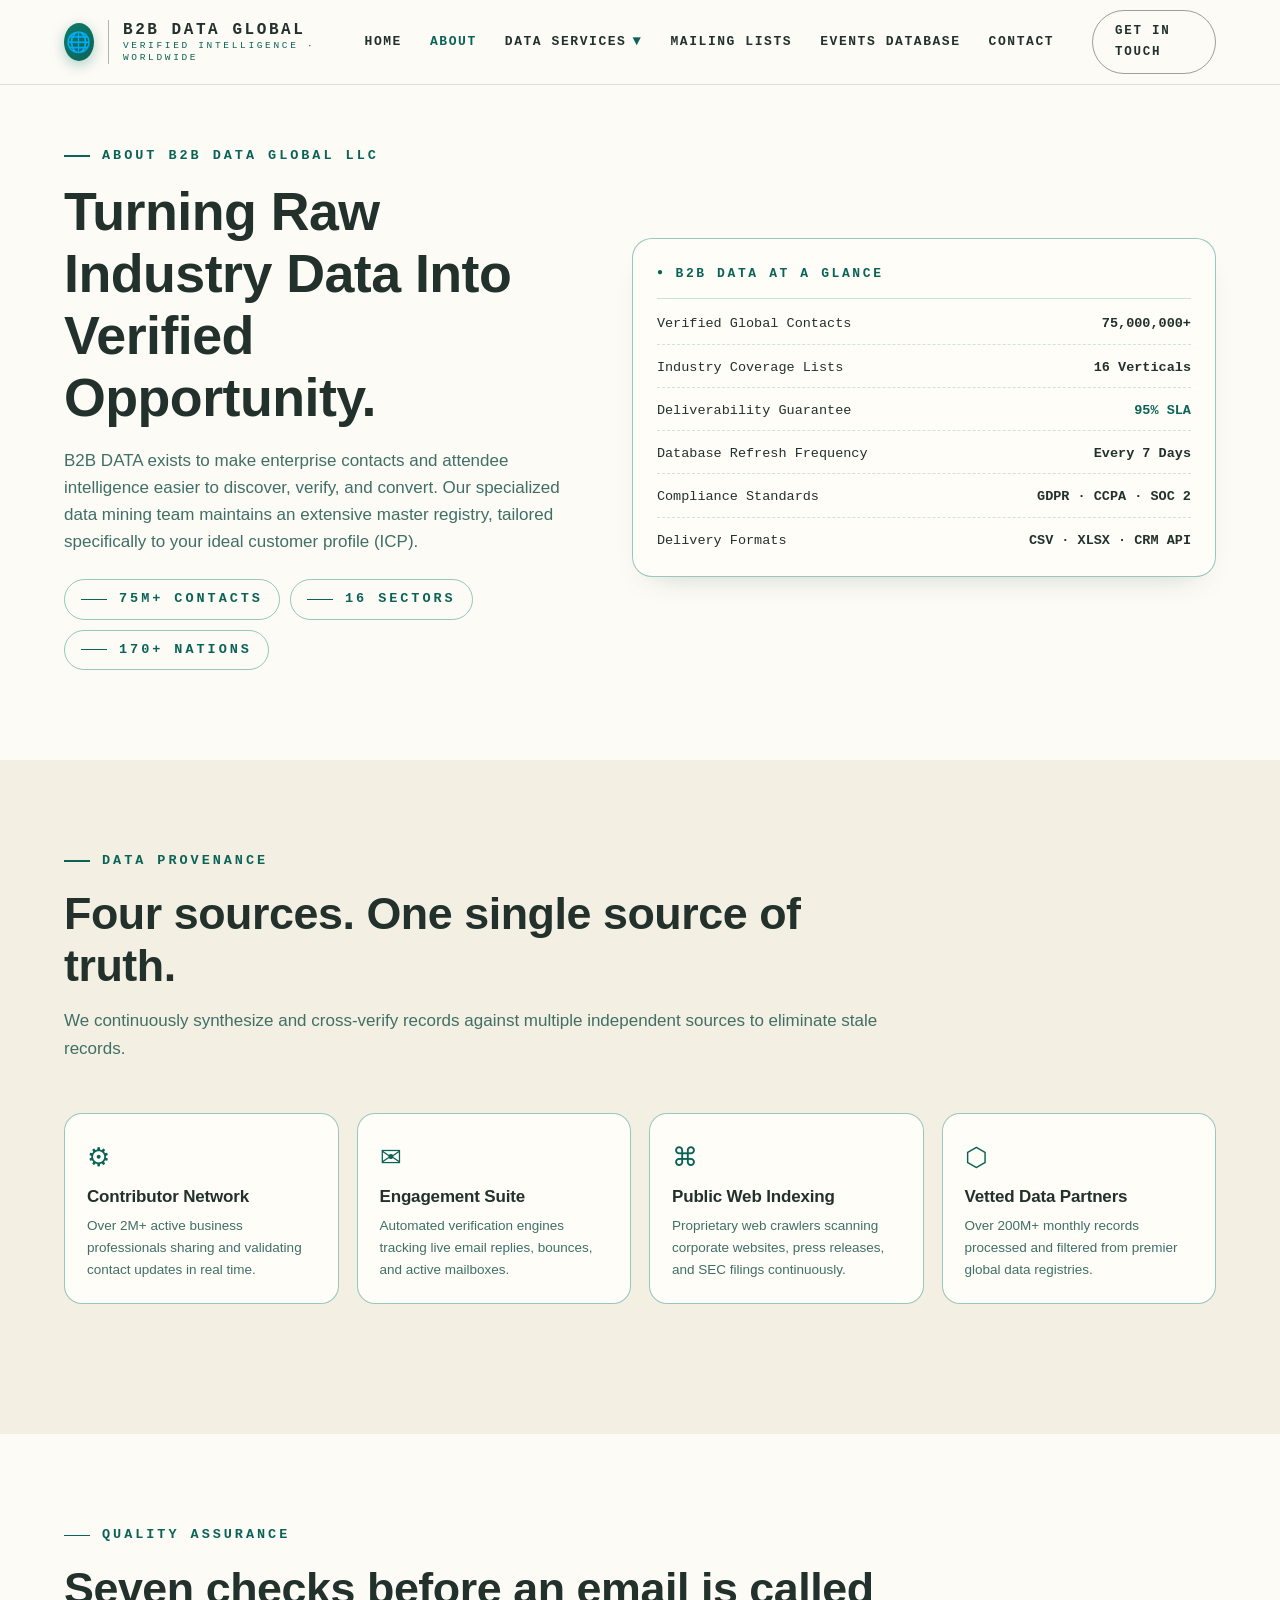
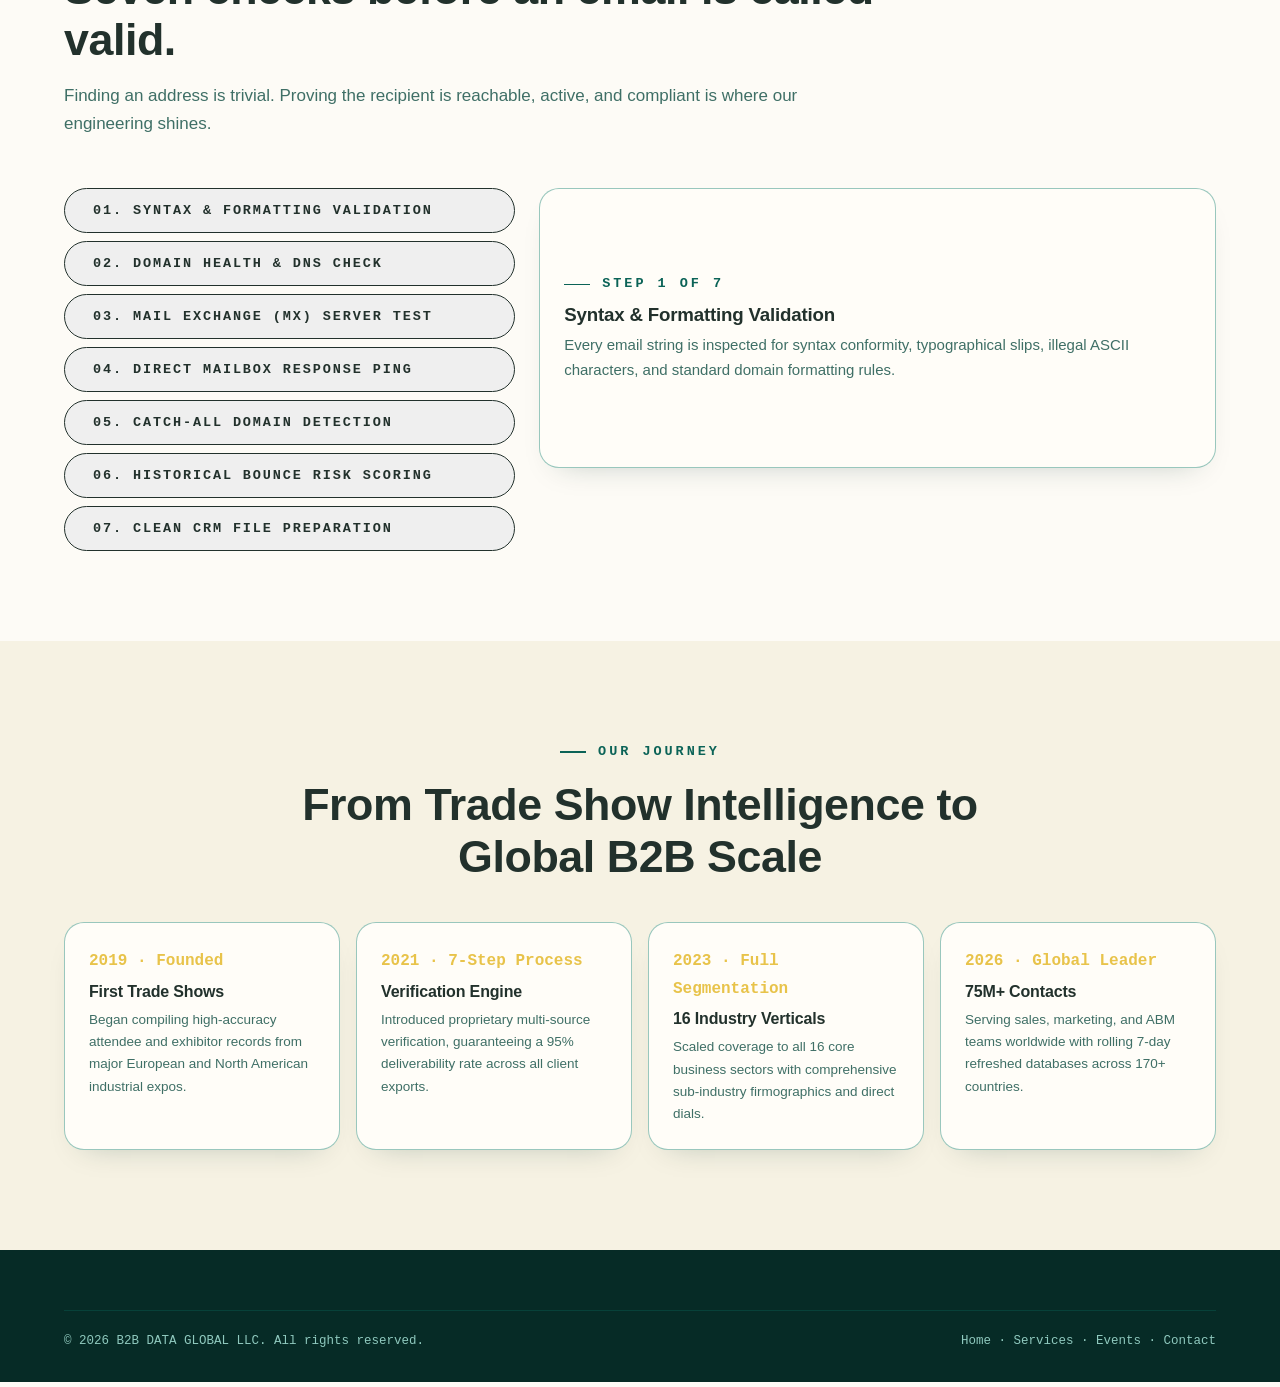
<file: about.html>
<!DOCTYPE html>
<html lang="en">
<head>
  <meta charset="UTF-8" />
  <meta name="viewport" content="width=device-width, initial-scale=1.0" />
  <title>About Us | B2B DATA GLOBAL LLC — Turning Industry Data Into Opportunity</title>
  <meta name="description" content="Learn about B2B DATA GLOBAL LLC. We specialize in verified B2B intelligence, event attendee databases, and multi-source data hygiene across 170+ countries." />
  <link rel="icon" type="image/png" href="brand/favicon-5-gold-globe.png" />
  <link rel="stylesheet" href="css/style.css" />
</head>
<body>

  <!-- Top Scroll Progress Bar -->
  <div class="progress" id="scrollBar"></div>

  <!-- Header -->
  <header>
    <div class="wrap">
      <nav>
        <a class="brand" href="index.html">
          <div class="brand-icon">🌐</div>
          <div class="tag">
            <b>B2B DATA GLOBAL</b>
            <span>Verified Intelligence · Worldwide</span>
          </div>
        </a>

        <ul class="menu" id="navMenu">
          <li><a href="index.html">Home</a></li>
          <li><a href="about.html" style="color: var(--gold-soft);">About</a></li>
          <li class="has-dd">
            <a href="services.html">Data Services <span class="caret">▼</span></a>
            <div class="dd two">
              <a href="services.html#email-appending">Email Appending</a>
              <a href="services.html#social-media-appending">Social Media Appending</a>
              <a href="services.html#job-title-appending">Job Title Appending</a>
              <a href="services.html#email-validation">Email Validation Service</a>
              <a href="services.html#database-cleansing">Database Cleansing</a>
              <a href="services.html#data-enrichment">Data Enrichment Service</a>
              <a href="services.html#customer-segmentation">Customer Segmentation</a>
              <a href="services.html#lead-management">Lead Management Service</a>
            </div>
          </li>
          <li><a href="mailing-lists.html">Mailing Lists</a></li>
          <li><a href="events.html">Events Database</a></li>
          <li><a href="contact.html">Contact</a></li>
        </ul>

        <div style="display: flex; align-items: center;">
          <a class="getstarted" href="contact.html">Get In Touch</a>
          <button id="menuBtn" type="button" aria-label="Toggle Menu">☰</button>
        </div>
      </nav>
    </div>
  </header>

  <!-- About Hero -->
  <section class="lightsec" style="padding-top: 60px;">
    <div class="wrap">
      <div class="mesh-split">
        <div>
          <div class="eb ink">About B2B DATA GLOBAL LLC</div>
          <h1 style="font-size: clamp(34px, 4.2vw, 56px); margin: 14px 0 18px;">Turning Raw Industry Data Into Verified Opportunity.</h1>
          <p style="color: var(--muted); font-size: 17px; line-height: 1.6;">B2B DATA exists to make enterprise contacts and attendee intelligence easier to discover, verify, and convert. Our specialized data mining team maintains an extensive master registry, tailored specifically to your ideal customer profile (ICP).</p>
          <div style="display: flex; gap: 10px; margin-top: 24px; flex-wrap: wrap;">
            <span class="eb" style="border: 1px solid var(--gold-line); padding: 8px 16px; border-radius: 999px;">75M+ Contacts</span>
            <span class="eb" style="border: 1px solid var(--gold-line); padding: 8px 16px; border-radius: 999px;">16 Sectors</span>
            <span class="eb" style="border: 1px solid var(--gold-line); padding: 8px 16px; border-radius: 999px;">170+ Nations</span>
          </div>
        </div>

        <div class="gpanel">
          <div class="phead">B2B DATA At A Glance</div>
          <div style="display: grid; gap: 12px; margin-top: 14px; font-family: var(--font-mono); font-size: 13.5px;">
            <div style="display: flex; justify-content: space-between; border-bottom: 1px dashed rgba(14,124,107,0.2); padding-bottom: 8px;">
              <span>Verified Global Contacts</span><b>75,000,000+</b>
            </div>
            <div style="display: flex; justify-content: space-between; border-bottom: 1px dashed rgba(14,124,107,0.2); padding-bottom: 8px;">
              <span>Industry Coverage Lists</span><b>16 Verticals</b>
            </div>
            <div style="display: flex; justify-content: space-between; border-bottom: 1px dashed rgba(14,124,107,0.2); padding-bottom: 8px;">
              <span>Deliverability Guarantee</span><b style="color: var(--gold-soft);">95% SLA</b>
            </div>
            <div style="display: flex; justify-content: space-between; border-bottom: 1px dashed rgba(14,124,107,0.2); padding-bottom: 8px;">
              <span>Database Refresh Frequency</span><b>Every 7 Days</b>
            </div>
            <div style="display: flex; justify-content: space-between; border-bottom: 1px dashed rgba(14,124,107,0.2); padding-bottom: 8px;">
              <span>Compliance Standards</span><b>GDPR · CCPA · SOC 2</b>
            </div>
            <div style="display: flex; justify-content: space-between;">
              <span>Delivery Formats</span><b>CSV · XLSX · CRM API</b>
            </div>
          </div>
        </div>
      </div>
    </div>
  </section>

  <!-- 4 Data Collection Sources -->
  <section class="lightsec alt2">
    <div class="wrap">
      <div class="section-head">
        <div class="eb ink">Data Provenance</div>
        <h2>Four sources. One single source of truth.</h2>
        <p>We continuously synthesize and cross-verify records against multiple independent sources to eliminate stale records.</p>
      </div>

      <div class="feat4">
        <div class="feat">
          <i>⚙</i>
          <h3>Contributor Network</h3>
          <p>Over 2M+ active business professionals sharing and validating contact updates in real time.</p>
        </div>
        <div class="feat">
          <i>✉</i>
          <h3>Engagement Suite</h3>
          <p>Automated verification engines tracking live email replies, bounces, and active mailboxes.</p>
        </div>
        <div class="feat">
          <i>⌘</i>
          <h3>Public Web Indexing</h3>
          <p>Proprietary web crawlers scanning corporate websites, press releases, and SEC filings continuously.</p>
        </div>
        <div class="feat">
          <i>⬡</i>
          <h3>Vetted Data Partners</h3>
          <p>Over 200M+ monthly records processed and filtered from premier global data registries.</p>
        </div>
      </div>
    </div>
  </section>

  <!-- 7-Step Email Verification Process Interactive Carousel -->
  <section class="lightsec" id="verification-detail">
    <div class="wrap">
      <div class="section-head">
        <div class="eb ink">Quality Assurance</div>
        <h2>Seven checks before an email is called valid.</h2>
        <p>Finding an address is trivial. Proving the recipient is reachable, active, and compliant is where our engineering shines.</p>
      </div>

      <div style="display: grid; grid-template-columns: 1fr 1.5fr; gap: 24px; align-items: start;">
        <div style="display: flex; flex-direction: column; gap: 8px;">
          <button class="dsx-step on hbtn b" style="text-align: left; margin: 0; width: 100%;" type="button">01. Syntax &amp; Formatting Validation</button>
          <button class="dsx-step hbtn b" style="text-align: left; margin: 0; width: 100%;" type="button">02. Domain Health &amp; DNS Check</button>
          <button class="dsx-step hbtn b" style="text-align: left; margin: 0; width: 100%;" type="button">03. Mail Exchange (MX) Server Test</button>
          <button class="dsx-step hbtn b" style="text-align: left; margin: 0; width: 100%;" type="button">04. Direct Mailbox Response Ping</button>
          <button class="dsx-step hbtn b" style="text-align: left; margin: 0; width: 100%;" type="button">05. Catch-All Domain Detection</button>
          <button class="dsx-step hbtn b" style="text-align: left; margin: 0; width: 100%;" type="button">06. Historical Bounce Risk Scoring</button>
          <button class="dsx-step hbtn b" style="text-align: left; margin: 0; width: 100%;" type="button">07. Clean CRM File Preparation</button>
        </div>

        <div class="gpanel" style="min-height: 280px; display: flex; flex-direction: column; justify-content: center;">
          <div class="dsx-panel-card" style="display: block;">
            <div class="eb ink">Step 1 of 7</div>
            <h3 style="margin: 8px 0;">Syntax &amp; Formatting Validation</h3>
            <p style="color: var(--muted); font-size: 15px;">Every email string is inspected for syntax conformity, typographical slips, illegal ASCII characters, and standard domain formatting rules.</p>
          </div>
          <div class="dsx-panel-card" style="display: none;">
            <div class="eb ink">Step 2 of 7</div>
            <h3 style="margin: 8px 0;">Domain Health &amp; DNS Check</h3>
            <p style="color: var(--muted); font-size: 15px;">We test whether the company domain is active, properly registered, and possesses valid DNS records rather than parked or expiring domains.</p>
          </div>
          <div class="dsx-panel-card" style="display: none;">
            <div class="eb ink">Step 3 of 7</div>
            <h3 style="margin: 8px 0;">Mail Exchange (MX) Server Test</h3>
            <p style="color: var(--muted); font-size: 15px;">Our engines locate and ping the target mail exchange servers to ensure the recipient infrastructure is accepting inbound email traffic.</p>
          </div>
          <div class="dsx-panel-card" style="display: none;">
            <div class="eb ink">Step 4 of 7</div>
            <h3 style="margin: 8px 0;">Direct Mailbox Response Ping</h3>
            <p style="color: var(--muted); font-size: 15px;">Without delivering spam or disturbing the user, we perform deep SMTP handshake checks to confirm the specific user inbox exists and is open.</p>
          </div>
          <div class="dsx-panel-card" style="display: none;">
            <div class="eb ink">Step 5 of 7</div>
            <h3 style="margin: 8px 0;">Catch-All Domain Detection</h3>
            <p style="color: var(--muted); font-size: 15px;">Catch-all servers accept all sent emails regardless of validity. We cross-reference historical reply signals to verify whether the individual is authentic.</p>
          </div>
          <div class="dsx-panel-card" style="display: none;">
            <div class="eb ink">Step 6 of 7</div>
            <h3 style="margin: 8px 0;">Historical Bounce Risk Scoring</h3>
            <p style="color: var(--muted); font-size: 15px;">We apply AI classification models across past delivery data to flag dormancy risks or recent executive departures.</p>
          </div>
          <div class="dsx-panel-card" style="display: none;">
            <div class="eb ink">Step 7 of 7</div>
            <h3 style="margin: 8px 0;">Clean CRM File Preparation</h3>
            <p style="color: var(--muted); font-size: 15px;">Duplicates are merged, suppression lists applied, firmographics enriched, and the clean dataset is exported in your desired schema.</p>
          </div>
        </div>
      </div>
    </div>
  </section>

  <!-- Company Journey Timeline (2019 - 2026) -->
  <section class="dark alt">
    <div class="wrap">
      <div class="section-head" style="text-align: center; margin: 0 auto 40px;">
        <div class="eb" style="justify-content: center;">Our Journey</div>
        <h2>From Trade Show Intelligence to Global B2B Scale</h2>
      </div>

      <div style="display: grid; grid-template-columns: repeat(4, 1fr); gap: 16px;">
        <div class="gpanel">
          <span style="font-family: var(--font-mono); color: var(--gold-accent); font-weight: 700;">2019 · Founded</span>
          <h4 style="margin: 8px 0;">First Trade Shows</h4>
          <p style="color: var(--muted); font-size: 13.5px;">Began compiling high-accuracy attendee and exhibitor records from major European and North American industrial expos.</p>
        </div>
        <div class="gpanel">
          <span style="font-family: var(--font-mono); color: var(--gold-accent); font-weight: 700;">2021 · 7-Step Process</span>
          <h4 style="margin: 8px 0;">Verification Engine</h4>
          <p style="color: var(--muted); font-size: 13.5px;">Introduced proprietary multi-source verification, guaranteeing a 95% deliverability rate across all client exports.</p>
        </div>
        <div class="gpanel">
          <span style="font-family: var(--font-mono); color: var(--gold-accent); font-weight: 700;">2023 · Full Segmentation</span>
          <h4 style="margin: 8px 0;">16 Industry Verticals</h4>
          <p style="color: var(--muted); font-size: 13.5px;">Scaled coverage to all 16 core business sectors with comprehensive sub-industry firmographics and direct dials.</p>
        </div>
        <div class="gpanel">
          <span style="font-family: var(--font-mono); color: var(--gold-accent); font-weight: 700;">2026 · Global Leader</span>
          <h4 style="margin: 8px 0;">75M+ Contacts</h4>
          <p style="color: var(--muted); font-size: 13.5px;">Serving sales, marketing, and ABM teams worldwide with rolling 7-day refreshed databases across 170+ countries.</p>
        </div>
      </div>
    </div>
  </section>

  <!-- Footer -->
  <footer>
    <div class="wrap">
      <div class="f-bottom">
        <span>© 2026 B2B DATA GLOBAL LLC. All rights reserved.</span>
        <span>
          <a href="index.html">Home</a> · 
          <a href="services.html">Services</a> · 
          <a href="events.html">Events</a> · 
          <a href="contact.html">Contact</a>
        </span>
      </div>
    </div>
  </footer>

  <script src="js/main.js"></script>
</body>
</html>
</file>
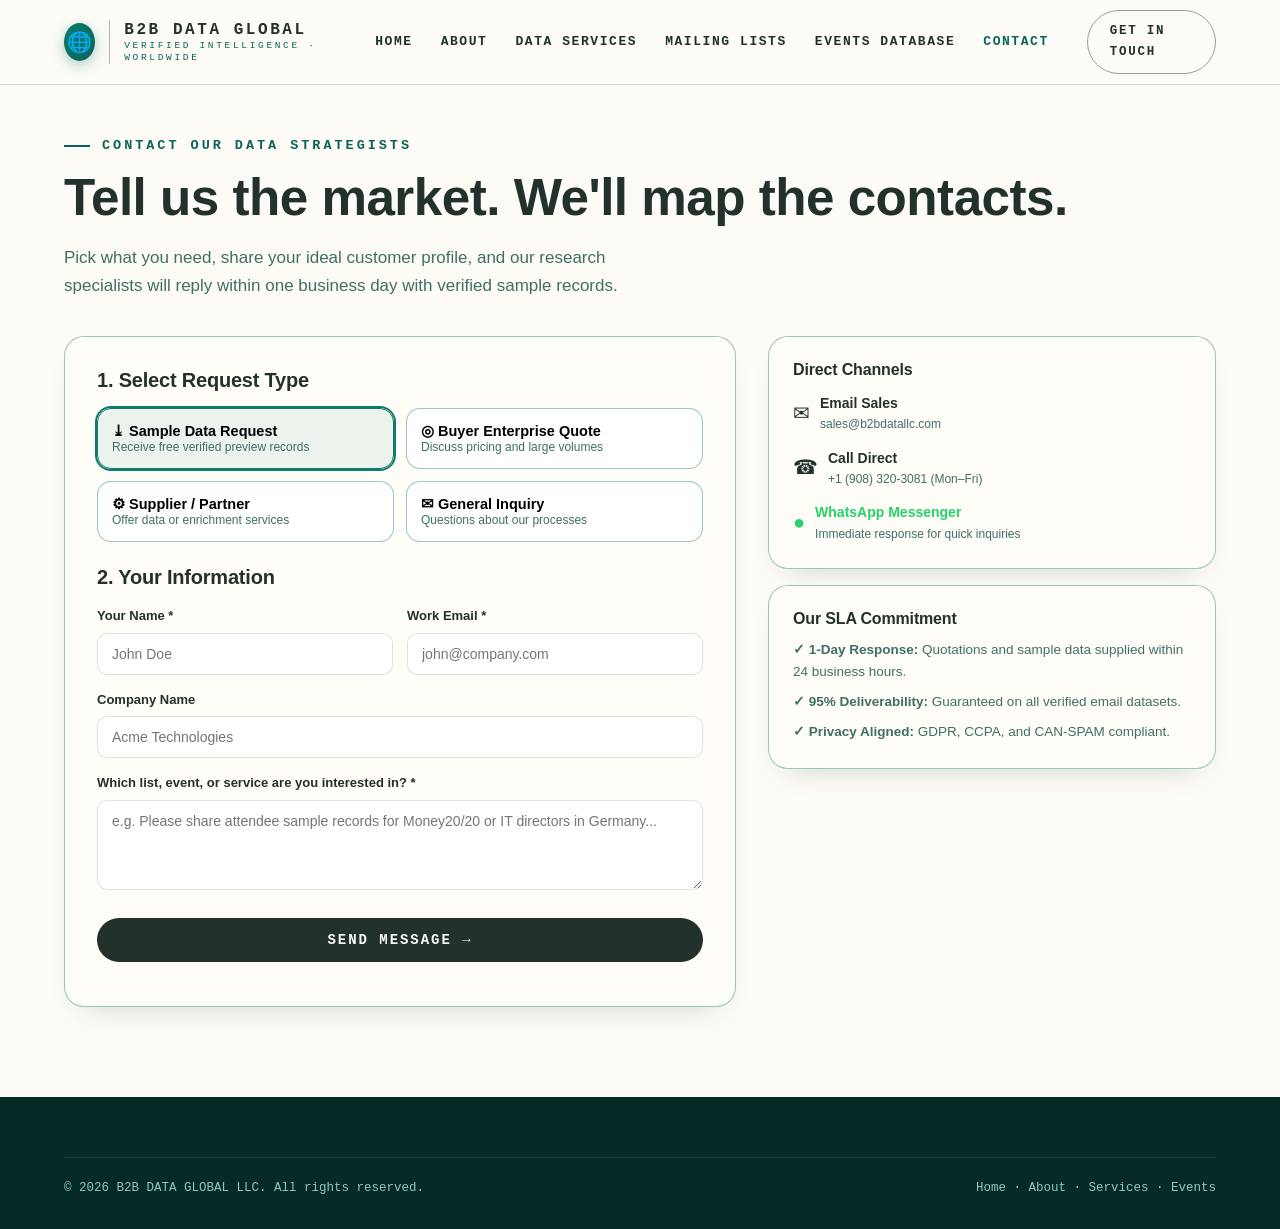
<file: contact.html>
<!DOCTYPE html>
<html lang="en">
<head>
  <meta charset="UTF-8" />
  <meta name="viewport" content="width=device-width, initial-scale=1.0" />
  <title>Contact Us | B2B DATA GLOBAL LLC — Inquire &amp; Request Samples</title>
  <meta name="description" content="Get in touch with B2B DATA GLOBAL LLC. Request a free sample database, talk to our account strategists, or register as a data partner." />
  <link rel="icon" type="image/png" href="brand/favicon-5-gold-globe.png" />
  <link rel="stylesheet" href="css/style.css" />
  <style>
    .ct-card-btn {
      background: #fff;
      border: 1px solid var(--gold-line);
      border-radius: 14px;
      padding: 14px;
      cursor: pointer;
      text-align: left;
      transition: all 0.2s;
    }
    .ct-card-btn.active {
      border-color: var(--gold);
      background: rgba(14, 124, 107, 0.08);
      box-shadow: 0 0 0 2px var(--gold);
    }
  </style>
</head>
<body>

  <!-- Top Scroll Progress Bar -->
  <div class="progress" id="scrollBar"></div>

  <!-- Header -->
  <header>
    <div class="wrap">
      <nav>
        <a class="brand" href="index.html">
          <div class="brand-icon">🌐</div>
          <div class="tag">
            <b>B2B DATA GLOBAL</b>
            <span>Verified Intelligence · Worldwide</span>
          </div>
        </a>

        <ul class="menu" id="navMenu">
          <li><a href="index.html">Home</a></li>
          <li><a href="about.html">About</a></li>
          <li><a href="services.html">Data Services</a></li>
          <li><a href="mailing-lists.html">Mailing Lists</a></li>
          <li><a href="events.html">Events Database</a></li>
          <li><a href="contact.html" style="color: var(--gold-soft);">Contact</a></li>
        </ul>

        <div style="display: flex; align-items: center;">
          <a class="getstarted" href="contact.html">Get In Touch</a>
          <button id="menuBtn" type="button" aria-label="Toggle Menu">☰</button>
        </div>
      </nav>
    </div>
  </header>

  <!-- Contact Section -->
  <section class="lightsec" style="padding-top: 50px;">
    <div class="wrap">
      <div class="eb ink">Contact Our Data Strategists</div>
      <h1 style="font-size: clamp(32px, 4vw, 54px); margin: 12px 0 16px;">Tell us the market. We'll map the contacts.</h1>
      <p style="color: var(--muted); font-size: 17px; max-width: 60ch; margin-bottom: 36px;">Pick what you need, share your ideal customer profile, and our research specialists will reply within one business day with verified sample records.</p>

      <div style="display: grid; grid-template-columns: 1.5fr 1fr; gap: 32px; align-items: start;">
        
        <!-- Main Form Container -->
        <div class="gpanel" style="padding: 32px;">
          <h3 style="font-size: 20px; margin-bottom: 16px;">1. Select Request Type</h3>
          
          <div style="display: grid; grid-template-columns: 1fr 1fr; gap: 12px; margin-bottom: 24px;">
            <button class="ct-card-btn active" type="button" data-val="Sample Request">
              <b style="display: block; font-size: 14.5px;">⤓ Sample Data Request</b>
              <span style="font-size: 12px; color: var(--muted);">Receive free verified preview records</span>
            </button>
            <button class="ct-card-btn" type="button" data-val="Buyer Inquiry">
              <b style="display: block; font-size: 14.5px;">◎ Buyer Enterprise Quote</b>
              <span style="font-size: 12px; color: var(--muted);">Discuss pricing and large volumes</span>
            </button>
            <button class="ct-card-btn" type="button" data-val="Supplier Partnership">
              <b style="display: block; font-size: 14.5px;">⚙ Supplier / Partner</b>
              <span style="font-size: 12px; color: var(--muted);">Offer data or enrichment services</span>
            </button>
            <button class="ct-card-btn" type="button" data-val="General Inquiry">
              <b style="display: block; font-size: 14.5px;">✉ General Inquiry</b>
              <span style="font-size: 12px; color: var(--muted);">Questions about our processes</span>
            </button>
          </div>

          <h3 style="font-size: 20px; margin-bottom: 16px;">2. Your Information</h3>
          <form id="contactForm" onsubmit="event.preventDefault(); submitContact();">
            <input type="hidden" id="cRequestType" value="Sample Request" />
            
            <div style="display: grid; grid-template-columns: 1fr 1fr; gap: 14px; margin-bottom: 14px;">
              <div>
                <label style="font-size: 13px; font-weight: 700; display: block; margin-bottom: 6px;">Your Name *</label>
                <input class="rq-in" id="cName" type="text" placeholder="John Doe" required />
              </div>
              <div>
                <label style="font-size: 13px; font-weight: 700; display: block; margin-bottom: 6px;">Work Email *</label>
                <input class="rq-in" id="cEmail" type="email" placeholder="john@company.com" required />
              </div>
            </div>

            <div style="margin-bottom: 14px;">
              <label style="font-size: 13px; font-weight: 700; display: block; margin-bottom: 6px;">Company Name</label>
              <input class="rq-in" id="cCompany" type="text" placeholder="Acme Technologies" />
            </div>

            <div style="margin-bottom: 20px;">
              <label style="font-size: 13px; font-weight: 700; display: block; margin-bottom: 6px;">Which list, event, or service are you interested in? *</label>
              <textarea class="rq-in" id="cMessage" rows="4" placeholder="e.g. Please share attendee sample records for Money20/20 or IT directors in Germany..." required></textarea>
            </div>

            <button class="hbtn a" id="cSubmitBtn" type="submit" style="width: 100%; border: 0; padding: 14px; font-size: 14px;">Send Message →</button>
            <p id="cStatus" style="font-size: 13px; text-align: center; margin-top: 12px; color: var(--gold-soft); font-weight: 700;"></p>
          </form>
        </div>

        <!-- Sidebar Direct Contact Tiles -->
        <div style="display: flex; flex-direction: column; gap: 16px;">
          <div class="gpanel">
            <h4 style="font-size: 16px; margin-bottom: 12px;">Direct Channels</h4>
            <div style="display: grid; gap: 12px;">
              <a href="mailto:sales@b2bdatallc.com" style="display: flex; align-items: center; gap: 10px; color: var(--ink); font-size: 14px;">
                <span style="font-size: 20px;">✉</span>
                <div><b>Email Sales</b><div style="font-size: 12px; color: var(--muted);">sales@b2bdatallc.com</div></div>
              </a>
              <a href="tel:+19083203081" style="display: flex; align-items: center; gap: 10px; color: var(--ink); font-size: 14px;">
                <span style="font-size: 20px;">☎</span>
                <div><b>Call Direct</b><div style="font-size: 12px; color: var(--muted);">+1 (908) 320-3081 (Mon–Fri)</div></div>
              </a>
              <a href="https://wa.me/19083203081" target="_blank" rel="noopener noreferrer" style="display: flex; align-items: center; gap: 10px; color: #25d366; font-size: 14px;">
                <span style="font-size: 20px;">●</span>
                <div><b>WhatsApp Messenger</b><div style="font-size: 12px; color: var(--muted);">Immediate response for quick inquiries</div></div>
              </a>
            </div>
          </div>

          <div class="gpanel">
            <h4 style="font-size: 16px; margin-bottom: 10px;">Our SLA Commitment</h4>
            <ul style="list-style: none; display: grid; gap: 8px; font-size: 13.5px; color: var(--muted);">
              <li><b>✓ 1-Day Response:</b> Quotations and sample data supplied within 24 business hours.</li>
              <li><b>✓ 95% Deliverability:</b> Guaranteed on all verified email datasets.</li>
              <li><b>✓ Privacy Aligned:</b> GDPR, CCPA, and CAN-SPAM compliant.</li>
            </ul>
          </div>
        </div>

      </div>
    </div>
  </section>

  <!-- Footer -->
  <footer>
    <div class="wrap">
      <div class="f-bottom">
        <span>© 2026 B2B DATA GLOBAL LLC. All rights reserved.</span>
        <span>
          <a href="index.html">Home</a> · 
          <a href="about.html">About</a> · 
          <a href="services.html">Services</a> · 
          <a href="events.html">Events</a>
        </span>
      </div>
    </div>
  </footer>

  <script src="js/main.js"></script>
  <script>
    // Tab selector
    document.querySelectorAll('.ct-card-btn').forEach(btn => {
      btn.addEventListener('click', () => {
        document.querySelectorAll('.ct-card-btn').forEach(b => b.classList.remove('active'));
        btn.classList.add('active');
        document.getElementById('cRequestType').value = btn.getAttribute('data-val');
      });
    });

    // Check event URL param
    const urlParams = new URLSearchParams(window.location.search);
    if (urlParams.get('event')) {
      const msg = document.getElementById('cMessage');
      if (msg) msg.value = `I am interested in acquiring the attendee & exhibitor database for "${urlParams.get('event')}". Please share sample records and volume counts.`;
    }

    function submitContact() {
      const btn = document.getElementById('cSubmitBtn');
      const status = document.getElementById('cStatus');
      btn.disabled = true;
      btn.textContent = 'Transmitting Request…';

      setTimeout(() => {
        status.textContent = '✓ Thank you! Your request has been transmitted. An account specialist will reply within 1 business day.';
        btn.disabled = false;
        btn.textContent = 'Send Message →';
        document.getElementById('contactForm').reset();
      }, 800);
    }
  </script>
</body>
</html>
</file>
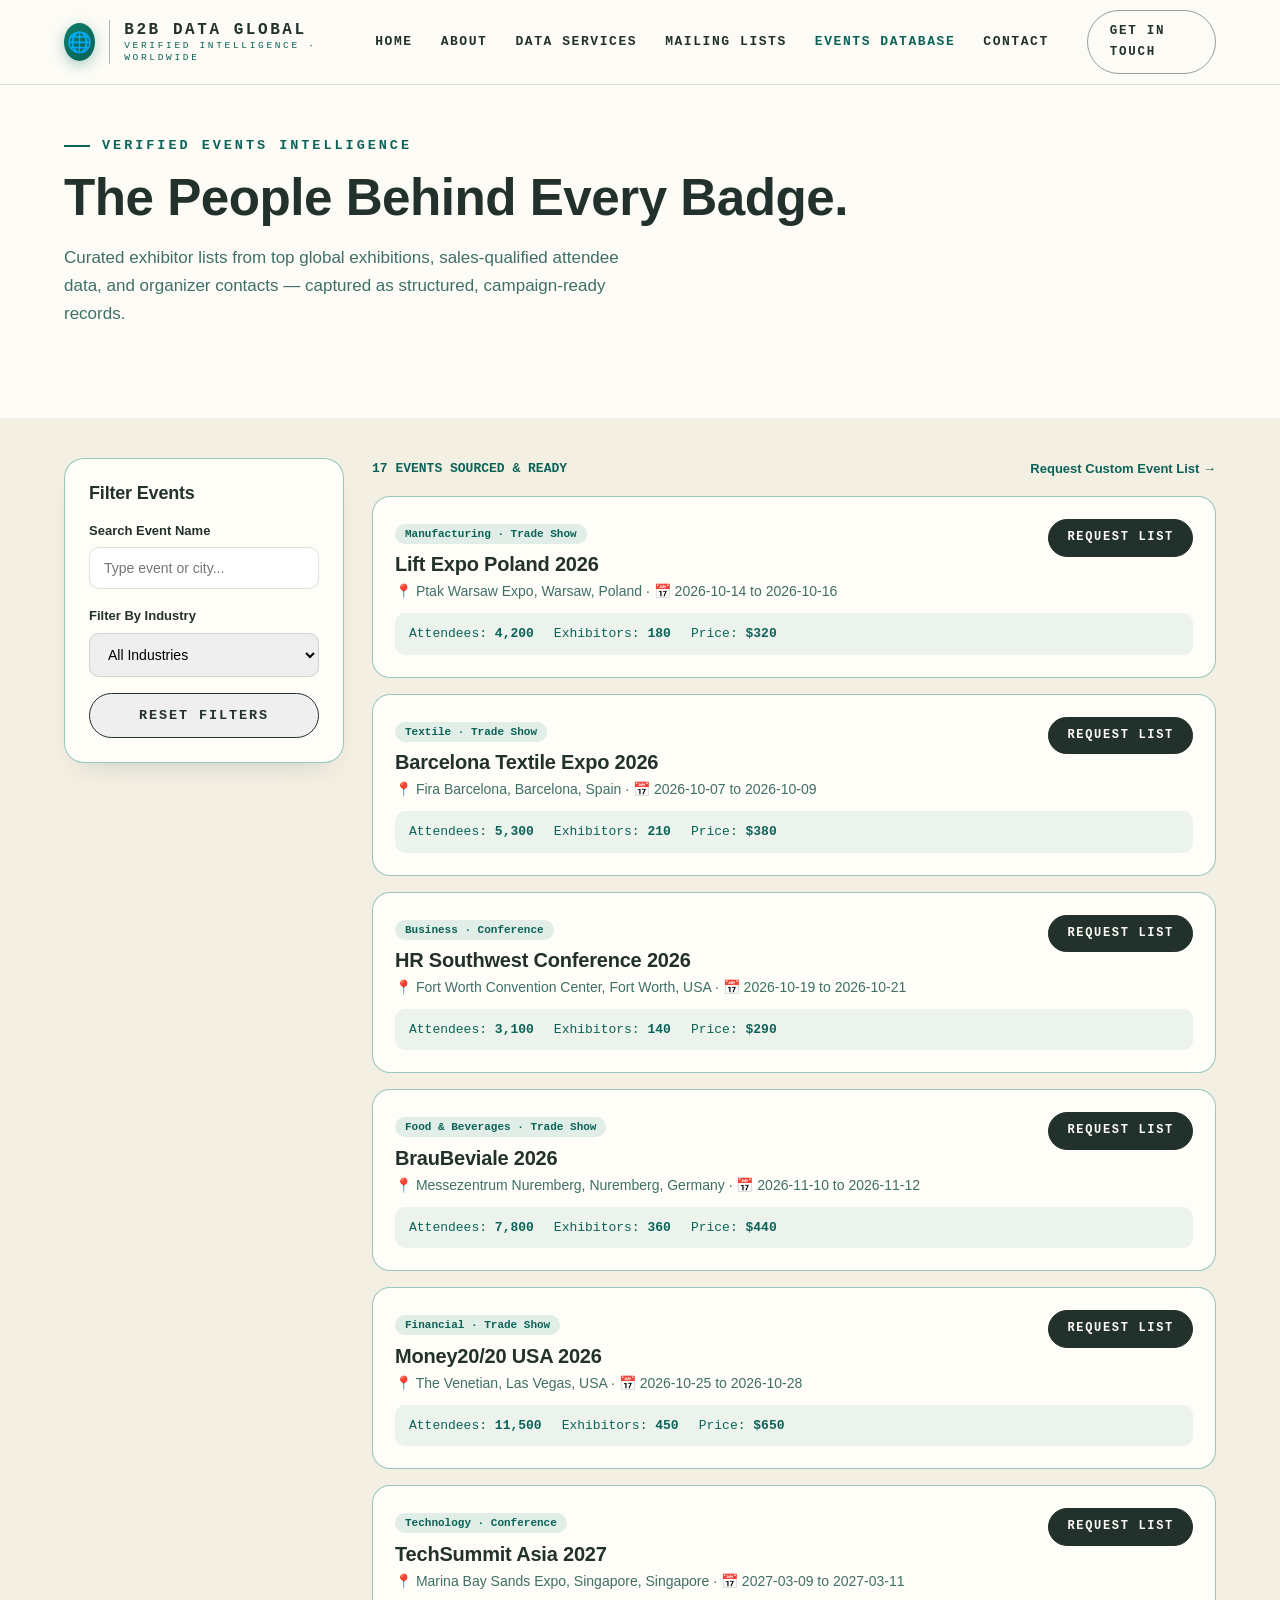
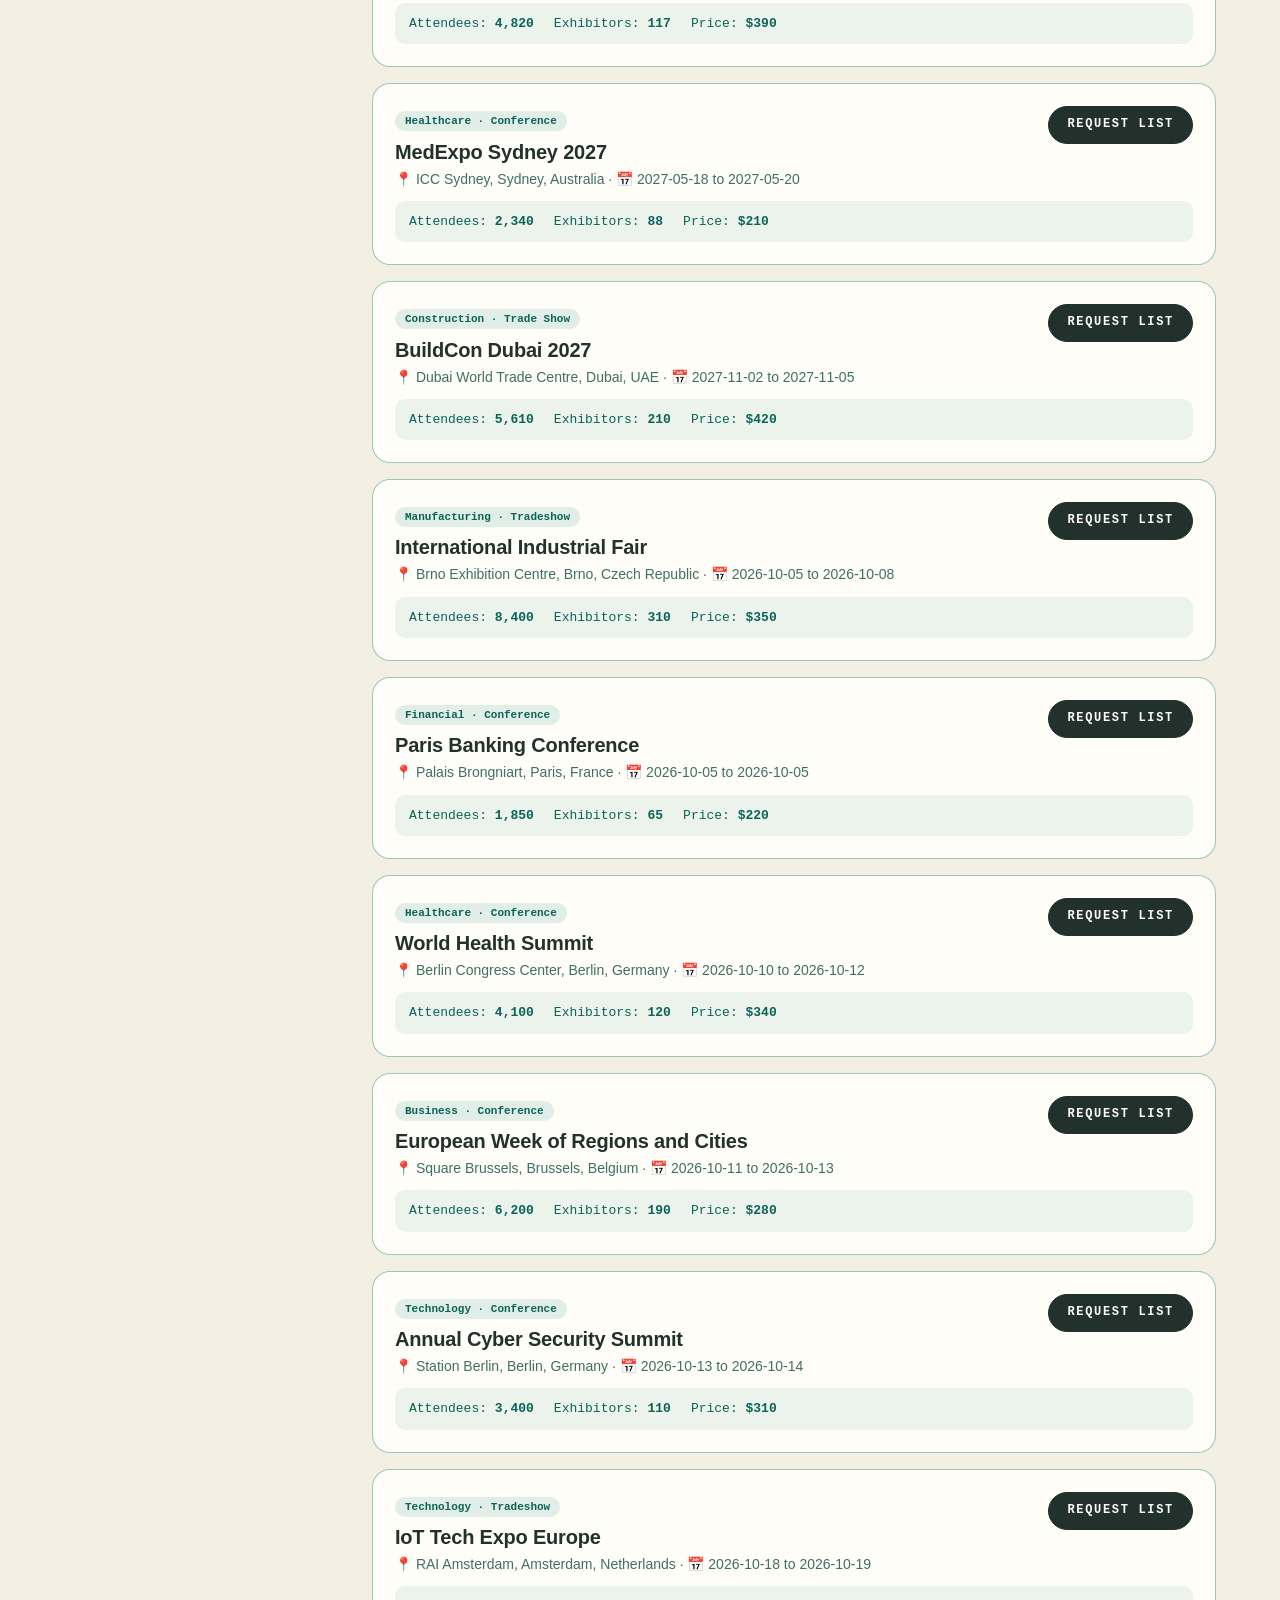
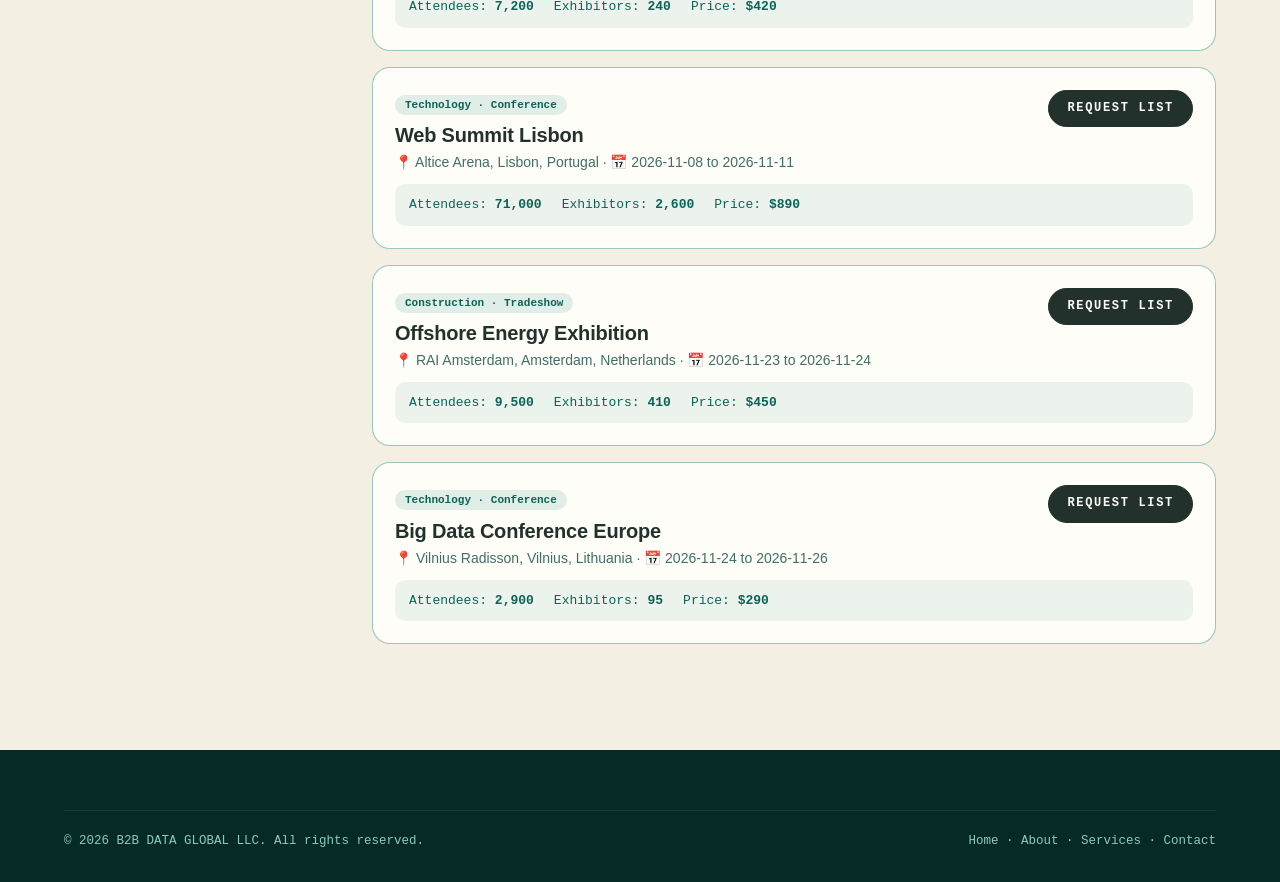
<file: events.html>
<!DOCTYPE html>
<html lang="en">
<head>
  <meta charset="UTF-8" />
  <meta name="viewport" content="width=device-width, initial-scale=1.0" />
  <title>Events &amp; Exhibitor Database | B2B DATA GLOBAL LLC</title>
  <meta name="description" content="Search verified attendee and exhibitor databases across 26,000+ trade shows and conferences. Filter by date, sector, and counts." />
  <link rel="icon" type="image/png" href="brand/favicon-5-gold-globe.png" />
  <link rel="stylesheet" href="css/style.css" />
  <style>
    .ev-card {
      background: var(--panel);
      border: 1px solid var(--gold-line);
      border-radius: 18px;
      padding: 22px;
      margin-bottom: 16px;
      transition: all 0.2s;
    }
    .ev-card:hover {
      border-color: var(--gold);
      box-shadow: 0 10px 24px -10px rgba(14, 124, 107, 0.3);
    }
    .ev-badge {
      font-family: var(--font-mono);
      font-size: 11px;
      background: rgba(14, 124, 107, 0.12);
      color: var(--gold-soft);
      padding: 4px 10px;
      border-radius: 999px;
      font-weight: 700;
    }
  </style>
</head>
<body>

  <!-- Top Scroll Progress Bar -->
  <div class="progress" id="scrollBar"></div>

  <!-- Header -->
  <header>
    <div class="wrap">
      <nav>
        <a class="brand" href="index.html">
          <div class="brand-icon">🌐</div>
          <div class="tag">
            <b>B2B DATA GLOBAL</b>
            <span>Verified Intelligence · Worldwide</span>
          </div>
        </a>

        <ul class="menu" id="navMenu">
          <li><a href="index.html">Home</a></li>
          <li><a href="about.html">About</a></li>
          <li><a href="services.html">Data Services</a></li>
          <li><a href="mailing-lists.html">Mailing Lists</a></li>
          <li><a href="events.html" style="color: var(--gold-soft);">Events Database</a></li>
          <li><a href="contact.html">Contact</a></li>
        </ul>

        <div style="display: flex; align-items: center;">
          <a class="getstarted" href="contact.html">Get In Touch</a>
          <button id="menuBtn" type="button" aria-label="Toggle Menu">☰</button>
        </div>
      </nav>
    </div>
  </header>

  <!-- Events Search Hero -->
  <section class="lightsec" style="padding-top: 50px;">
    <div class="wrap">
      <div class="eb ink">Verified Events Intelligence</div>
      <h1 style="font-size: clamp(32px, 4vw, 54px); margin: 12px 0 16px;">The People Behind Every Badge.</h1>
      <p style="color: var(--muted); font-size: 17px; max-width: 60ch;">Curated exhibitor lists from top global exhibitions, sales-qualified attendee data, and organizer contacts — captured as structured, campaign-ready records.</p>
    </div>
  </section>

  <!-- Filter & Events Listing Grid -->
  <section class="lightsec alt2" style="padding-top: 40px;">
    <div class="wrap">
      <div style="display: grid; grid-template-columns: 280px 1fr; gap: 28px; align-items: start;">
        
        <!-- Sidebar Filters -->
        <aside class="gpanel">
          <h3 style="font-size: 18px; margin-bottom: 16px;">Filter Events</h3>

          <label style="font-size: 13px; font-weight: 700; display: block; margin-bottom: 6px;">Search Event Name</label>
          <input id="eventsFilterQuery" type="search" placeholder="Type event or city..." class="rq-in" style="margin-bottom: 16px;" />

          <label style="font-size: 13px; font-weight: 700; display: block; margin-bottom: 6px;">Filter By Industry</label>
          <select id="eventsFilterIndustry" class="rq-sel" style="margin-bottom: 16px;">
            <option value="All">All Industries</option>
            <option value="Technology">Technology</option>
            <option value="Healthcare">Healthcare</option>
            <option value="Manufacturing">Manufacturing</option>
            <option value="Financial">Financial &amp; Banking</option>
            <option value="Construction">Construction</option>
            <option value="Retail">Retail &amp; Commerce</option>
            <option value="Textile">Textile &amp; Apparel</option>
            <option value="Food & Beverages">Food &amp; Beverages</option>
            <option value="Business">Business Services</option>
          </select>

          <button id="resetEventsBtn" type="button" class="hbtn b" style="width: 100%; margin: 0; text-align: center;">Reset Filters</button>
        </aside>

        <!-- Events List Container -->
        <div>
          <div style="display: flex; justify-content: space-between; align-items: center; margin-bottom: 16px;">
            <span id="eventsCountLabel" style="font-family: var(--font-mono); font-size: 13px; color: var(--gold-soft); text-transform: uppercase; font-weight: 700;">Loading events…</span>
            <a href="contact.html?type=sample" style="color: var(--gold-soft); font-size: 13px; font-weight: 700;">Request Custom Event List →</a>
          </div>

          <div id="eventsListCards">
            <!-- Populated dynamically via events-data.js -->
          </div>
        </div>

      </div>
    </div>
  </section>

  <!-- Footer -->
  <footer>
    <div class="wrap">
      <div class="f-bottom">
        <span>© 2026 B2B DATA GLOBAL LLC. All rights reserved.</span>
        <span>
          <a href="index.html">Home</a> · 
          <a href="about.html">About</a> · 
          <a href="services.html">Services</a> · 
          <a href="contact.html">Contact</a>
        </span>
      </div>
    </div>
  </footer>

  <script src="js/events-data.js"></script>
  <script src="js/main.js"></script>
  <script>
    // Client-side dynamic event rendering
    document.addEventListener('DOMContentLoaded', () => {
      const listContainer = document.getElementById('eventsListCards');
      const countLabel = document.getElementById('eventsCountLabel');
      const queryInput = document.getElementById('eventsFilterQuery');
      const indSelect = document.getElementById('eventsFilterIndustry');
      const resetBtn = document.getElementById('resetEventsBtn');

      // Check URL parameters e.g. events.html?q=TechSummit
      const params = new URLSearchParams(window.location.search);
      if (params.get('q')) {
        queryInput.value = params.get('q');
      }

      function renderEvents() {
        const q = queryInput.value.trim().toLowerCase();
        const ind = indSelect.value;
        const events = (window.B2B_EVENTS_DATA || []).filter(e => {
          const matchQ = !q || e.name.toLowerCase().includes(q) || e.city.toLowerCase().includes(q) || e.country.toLowerCase().includes(q);
          const matchInd = !ind || ind === 'All' || e.industry === ind;
          return matchQ && matchInd;
        });

        countLabel.textContent = `${events.length} Events Sourced & Ready`;

        if (events.length === 0) {
          listContainer.innerHTML = `
            <div class="gpanel" style="text-align: center; padding: 40px;">
              <h3>No events match your criteria.</h3>
              <p style="color: var(--muted); margin: 8px 0 16px;">We can research and compile customized attendee lists for any unlisted event worldwide.</p>
              <a href="contact.html?type=sample" class="hbtn a">Request Custom Research</a>
            </div>
          `;
          return;
        }

        listContainer.innerHTML = events.map(ev => `
          <div class="ev-card">
            <div style="display: flex; justify-content: space-between; align-items: flex-start; gap: 14px; margin-bottom: 10px;">
              <div>
                <span class="ev-badge">${ev.industry} · ${ev.kind || 'Trade Show'}</span>
                <h3 style="font-size: 20px; margin: 8px 0 4px;">${ev.name}</h3>
                <p style="color: var(--muted); font-size: 14px;">📍 ${[ev.venue, ev.city, ev.country].filter(Boolean).join(', ')} · 📅 ${ev.start} to ${ev.end}</p>
              </div>
              <a href="contact.html?type=sample&event=${encodeURIComponent(ev.name)}" class="hbtn a" style="padding: 8px 18px; font-size: 12px; white-space: nowrap;">Request List</a>
            </div>
            <div style="display: flex; gap: 20px; font-family: var(--font-mono); font-size: 13px; color: var(--gold-soft); background: rgba(14, 124, 107, 0.08); padding: 10px 14px; border-radius: 10px;">
              <span>Attendees: <b>${ev.attendees ? ev.attendees.toLocaleString() : 'On Request'}</b></span>
              <span>Exhibitors: <b>${ev.exhibitors ? ev.exhibitors.toLocaleString() : 'On Request'}</b></span>
              <span>Price: <b>${ev.price ? '$' + ev.price : 'Custom Quote'}</b></span>
            </div>
          </div>
        `).join('');
      }

      queryInput.addEventListener('input', renderEvents);
      indSelect.addEventListener('change', renderEvents);
      resetBtn.addEventListener('click', () => {
        queryInput.value = '';
        indSelect.value = 'All';
        renderEvents();
      });

      renderEvents();
    });
  </script>
</body>
</html>
</file>
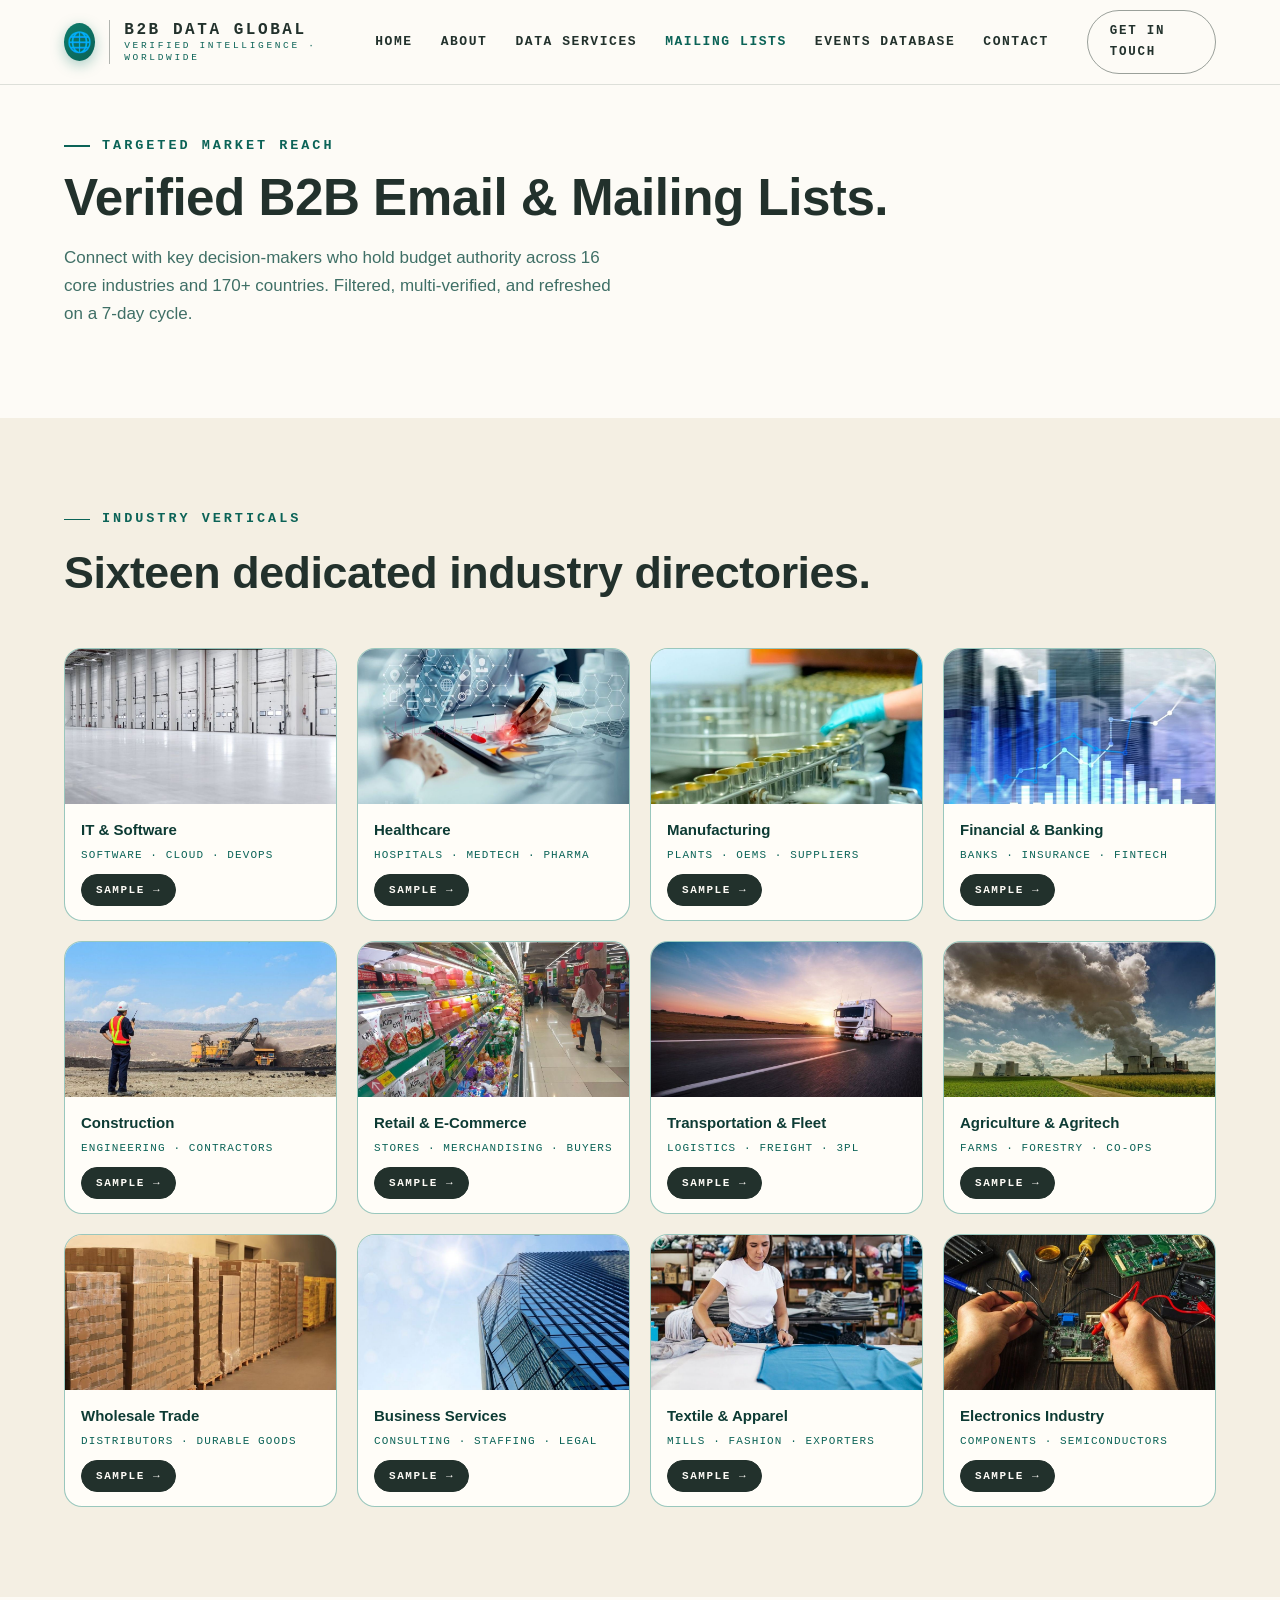
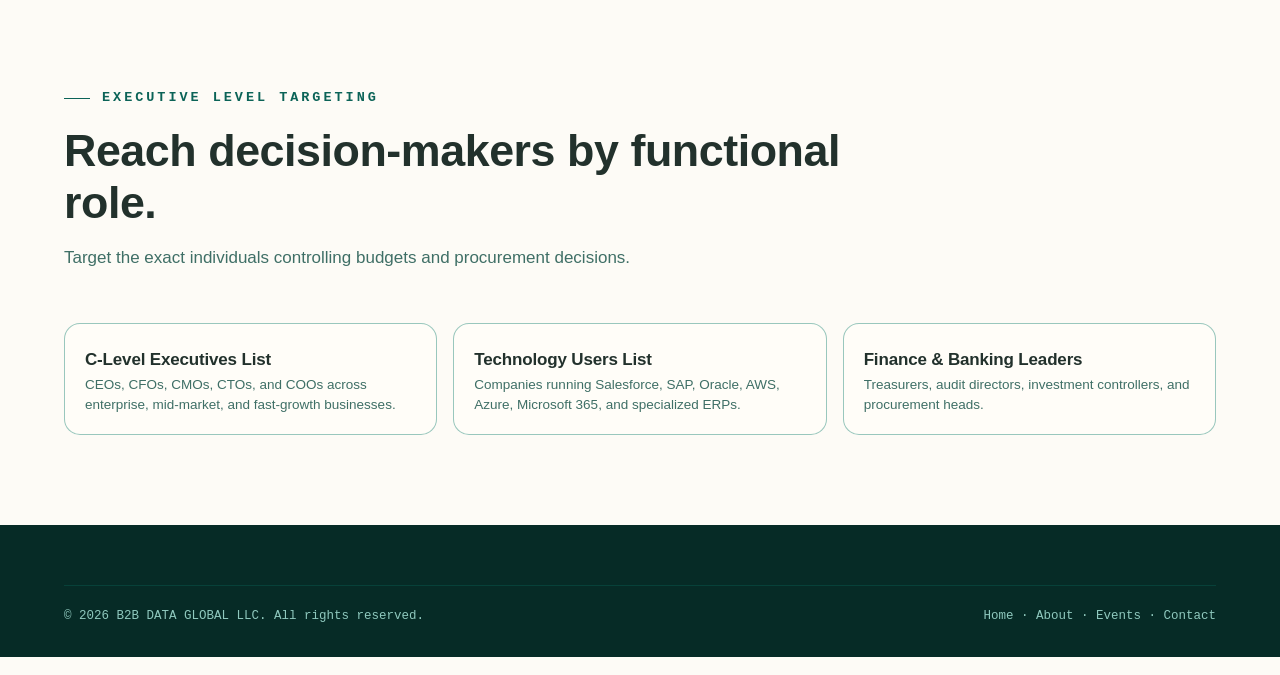
<file: mailing-lists.html>
<!DOCTYPE html>
<html lang="en">
<head>
  <meta charset="UTF-8" />
  <meta name="viewport" content="width=device-width, initial-scale=1.0" />
  <title>Industry Mailing Lists &amp; Decision-Maker Contacts | B2B DATA GLOBAL LLC</title>
  <meta name="description" content="Reach decision-makers across 16 core industries and executive roles. Multi-verified emails, direct dials, and full company firmographics." />
  <link rel="icon" type="image/png" href="brand/favicon-5-gold-globe.png" />
  <link rel="stylesheet" href="css/style.css" />
</head>
<body>

  <!-- Top Scroll Progress Bar -->
  <div class="progress" id="scrollBar"></div>

  <!-- Header -->
  <header>
    <div class="wrap">
      <nav>
        <a class="brand" href="index.html">
          <div class="brand-icon">🌐</div>
          <div class="tag">
            <b>B2B DATA GLOBAL</b>
            <span>Verified Intelligence · Worldwide</span>
          </div>
        </a>

        <ul class="menu" id="navMenu">
          <li><a href="index.html">Home</a></li>
          <li><a href="about.html">About</a></li>
          <li><a href="services.html">Data Services</a></li>
          <li><a href="mailing-lists.html" style="color: var(--gold-soft);">Mailing Lists</a></li>
          <li><a href="events.html">Events Database</a></li>
          <li><a href="contact.html">Contact</a></li>
        </ul>

        <div style="display: flex; align-items: center;">
          <a class="getstarted" href="contact.html">Get In Touch</a>
          <button id="menuBtn" type="button" aria-label="Toggle Menu">☰</button>
        </div>
      </nav>
    </div>
  </header>

  <!-- Hero Section -->
  <section class="lightsec" style="padding-top: 50px;">
    <div class="wrap">
      <div class="eb ink">Targeted Market Reach</div>
      <h1 style="font-size: clamp(32px, 4vw, 54px); margin: 12px 0 16px;">Verified B2B Email &amp; Mailing Lists.</h1>
      <p style="color: var(--muted); font-size: 17px; max-width: 60ch;">Connect with key decision-makers who hold budget authority across 16 core industries and 170+ countries. Filtered, multi-verified, and refreshed on a 7-day cycle.</p>
    </div>
  </section>

  <!-- 16 Industry Verticals Cards Grid -->
  <section class="lightsec alt2">
    <div class="wrap">
      <div class="section-head">
        <div class="eb ink">Industry Verticals</div>
        <h2>Sixteen dedicated industry directories.</h2>
      </div>

      <div style="display: grid; grid-template-columns: repeat(4, 1fr); gap: 20px;">
        
        <div class="card-i" id="it-industry">
          <div class="pic"><img src="img/it.jpg" alt="IT Industry" /></div>
          <div class="info">
            IT &amp; Software
            <span>Software · Cloud · DevOps</span>
            <a href="contact.html?type=sample&list=IT-Industry" class="hbtn a" style="margin-top: 10px; font-size: 11px; padding: 6px 14px;">Sample →</a>
          </div>
        </div>

        <div class="card-i" id="healthcare-industry">
          <div class="pic"><img src="img/healthcare.jpg" alt="Healthcare Industry" /></div>
          <div class="info">
            Healthcare
            <span>Hospitals · MedTech · Pharma</span>
            <a href="contact.html?type=sample&list=Healthcare" class="hbtn a" style="margin-top: 10px; font-size: 11px; padding: 6px 14px;">Sample →</a>
          </div>
        </div>

        <div class="card-i" id="manufacturing-industry">
          <div class="pic"><img src="img/manufacturing.jpg" alt="Manufacturing Industry" /></div>
          <div class="info">
            Manufacturing
            <span>Plants · OEMs · Suppliers</span>
            <a href="contact.html?type=sample&list=Manufacturing" class="hbtn a" style="margin-top: 10px; font-size: 11px; padding: 6px 14px;">Sample →</a>
          </div>
        </div>

        <div class="card-i" id="financial-industry">
          <div class="pic"><img src="img/financial.jpg" alt="Financial Industry" /></div>
          <div class="info">
            Financial &amp; Banking
            <span>Banks · Insurance · Fintech</span>
            <a href="contact.html?type=sample&list=Financial" class="hbtn a" style="margin-top: 10px; font-size: 11px; padding: 6px 14px;">Sample →</a>
          </div>
        </div>

        <div class="card-i" id="construction-industry">
          <div class="pic"><img src="img/construction.jpg" alt="Construction Industry" /></div>
          <div class="info">
            Construction
            <span>Engineering · Contractors</span>
            <a href="contact.html?type=sample&list=Construction" class="hbtn a" style="margin-top: 10px; font-size: 11px; padding: 6px 14px;">Sample →</a>
          </div>
        </div>

        <div class="card-i" id="retail-industry">
          <div class="pic"><img src="img/retail.jpg" alt="Retail Industry" /></div>
          <div class="info">
            Retail &amp; E-Commerce
            <span>Stores · Merchandising · Buyers</span>
            <a href="contact.html?type=sample&list=Retail" class="hbtn a" style="margin-top: 10px; font-size: 11px; padding: 6px 14px;">Sample →</a>
          </div>
        </div>

        <div class="card-i" id="transportation-industry">
          <div class="pic"><img src="img/transport.jpg" alt="Transportation Industry" /></div>
          <div class="info">
            Transportation &amp; Fleet
            <span>Logistics · Freight · 3PL</span>
            <a href="contact.html?type=sample&list=Transportation" class="hbtn a" style="margin-top: 10px; font-size: 11px; padding: 6px 14px;">Sample →</a>
          </div>
        </div>

        <div class="card-i" id="agriculture-industry">
          <div class="pic"><img src="img/agriculture.jpg" alt="Agriculture Industry" /></div>
          <div class="info">
            Agriculture &amp; Agritech
            <span>Farms · Forestry · Co-Ops</span>
            <a href="contact.html?type=sample&list=Agriculture" class="hbtn a" style="margin-top: 10px; font-size: 11px; padding: 6px 14px;">Sample →</a>
          </div>
        </div>

        <div class="card-i" id="wholesale-trade-industry">
          <div class="pic"><img src="img/wholesale.jpg" alt="Wholesale Trade" /></div>
          <div class="info">
            Wholesale Trade
            <span>Distributors · Durable Goods</span>
            <a href="contact.html?type=sample&list=Wholesale" class="hbtn a" style="margin-top: 10px; font-size: 11px; padding: 6px 14px;">Sample →</a>
          </div>
        </div>

        <div class="card-i" id="business-services-industry">
          <div class="pic"><img src="img/business.jpg" alt="Business Services" /></div>
          <div class="info">
            Business Services
            <span>Consulting · Staffing · Legal</span>
            <a href="contact.html?type=sample&list=Business-Services" class="hbtn a" style="margin-top: 10px; font-size: 11px; padding: 6px 14px;">Sample →</a>
          </div>
        </div>

        <div class="card-i" id="textile-apparel-industry">
          <div class="pic"><img src="img/textile.jpg" alt="Textile Industry" /></div>
          <div class="info">
            Textile &amp; Apparel
            <span>Mills · Fashion · Exporters</span>
            <a href="contact.html?type=sample&list=Textile" class="hbtn a" style="margin-top: 10px; font-size: 11px; padding: 6px 14px;">Sample →</a>
          </div>
        </div>

        <div class="card-i" id="electronics-industry">
          <div class="pic"><img src="img/electronics.jpg" alt="Electronics Industry" /></div>
          <div class="info">
            Electronics Industry
            <span>Components · Semiconductors</span>
            <a href="contact.html?type=sample&list=Electronics" class="hbtn a" style="margin-top: 10px; font-size: 11px; padding: 6px 14px;">Sample →</a>
          </div>
        </div>

      </div>
    </div>
  </section>

  <!-- Executive & Job Titles List -->
  <section class="lightsec">
    <div class="wrap">
      <div class="section-head">
        <div class="eb ink">Executive Level Targeting</div>
        <h2>Reach decision-makers by functional role.</h2>
        <p>Target the exact individuals controlling budgets and procurement decisions.</p>
      </div>

      <div style="display: grid; grid-template-columns: repeat(3, 1fr); gap: 16px;">
        <div class="card-s" id="by-job-title">
          <h3>C-Level Executives List</h3>
          <p>CEOs, CFOs, CMOs, CTOs, and COOs across enterprise, mid-market, and fast-growth businesses.</p>
        </div>
        <div class="card-s" id="technology-list">
          <h3>Technology Users List</h3>
          <p>Companies running Salesforce, SAP, Oracle, AWS, Azure, Microsoft 365, and specialized ERPs.</p>
        </div>
        <div class="card-s" id="finance-list">
          <h3>Finance &amp; Banking Leaders</h3>
          <p>Treasurers, audit directors, investment controllers, and procurement heads.</p>
        </div>
      </div>
    </div>
  </section>

  <!-- Footer -->
  <footer>
    <div class="wrap">
      <div class="f-bottom">
        <span>© 2026 B2B DATA GLOBAL LLC. All rights reserved.</span>
        <span>
          <a href="index.html">Home</a> · 
          <a href="about.html">About</a> · 
          <a href="events.html">Events</a> · 
          <a href="contact.html">Contact</a>
        </span>
      </div>
    </div>
  </footer>

  <script src="js/main.js"></script>
</body>
</html>
</file>
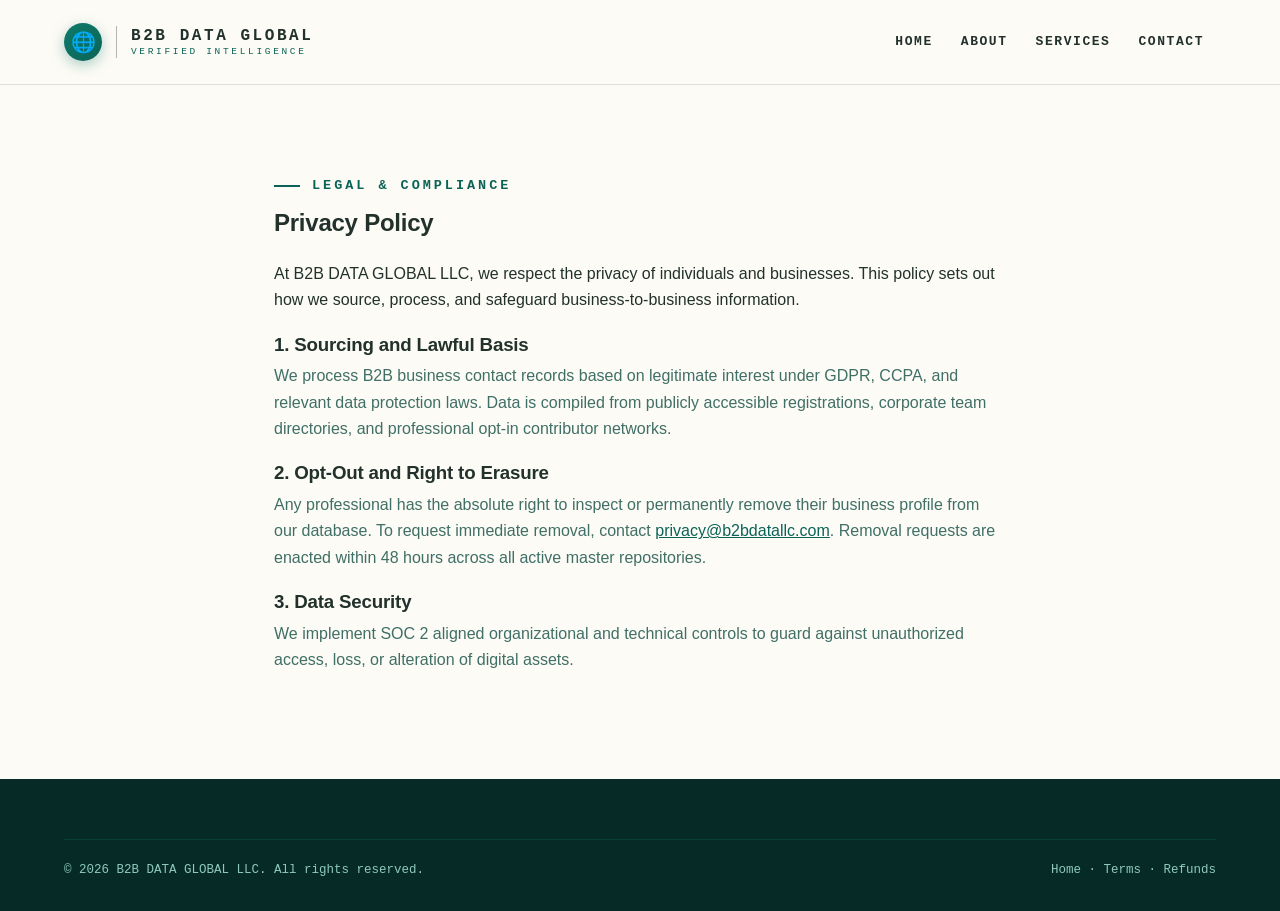
<file: privacy.html>
<!DOCTYPE html>
<html lang="en">
<head>
  <meta charset="UTF-8" />
  <meta name="viewport" content="width=device-width, initial-scale=1.0" />
  <title>Privacy Policy | B2B DATA GLOBAL LLC</title>
  <link rel="icon" type="image/png" href="brand/favicon-5-gold-globe.png" />
  <link rel="stylesheet" href="css/style.css" />
</head>
<body>
  <header>
    <div class="wrap">
      <nav>
        <a class="brand" href="index.html">
          <div class="brand-icon">🌐</div>
          <div class="tag"><b>B2B DATA GLOBAL</b><span>Verified Intelligence</span></div>
        </a>
        <ul class="menu">
          <li><a href="index.html">Home</a></li>
          <li><a href="about.html">About</a></li>
          <li><a href="services.html">Services</a></li>
          <li><a href="contact.html">Contact</a></li>
        </ul>
      </nav>
    </div>
  </header>

  <section class="lightsec">
    <div class="wrap" style="max-width: 860px;">
      <div class="eb ink">Legal &amp; Compliance</div>
      <h1 style="margin: 12px 0 24px;">Privacy Policy</h1>
      <p style="margin-bottom: 16px;">At B2B DATA GLOBAL LLC, we respect the privacy of individuals and businesses. This policy sets out how we source, process, and safeguard business-to-business information.</p>
      
      <h3 style="margin: 20px 0 8px;">1. Sourcing and Lawful Basis</h3>
      <p style="color: var(--muted); margin-bottom: 16px;">We process B2B business contact records based on legitimate interest under GDPR, CCPA, and relevant data protection laws. Data is compiled from publicly accessible registrations, corporate team directories, and professional opt-in contributor networks.</p>

      <h3 style="margin: 20px 0 8px;">2. Opt-Out and Right to Erasure</h3>
      <p style="color: var(--muted); margin-bottom: 16px;">Any professional has the absolute right to inspect or permanently remove their business profile from our database. To request immediate removal, contact <a href="mailto:privacy@b2bdatallc.com" style="color: var(--gold-soft); text-decoration: underline;">privacy@b2bdatallc.com</a>. Removal requests are enacted within 48 hours across all active master repositories.</p>

      <h3 style="margin: 20px 0 8px;">3. Data Security</h3>
      <p style="color: var(--muted); margin-bottom: 16px;">We implement SOC 2 aligned organizational and technical controls to guard against unauthorized access, loss, or alteration of digital assets.</p>
    </div>
  </section>

  <footer>
    <div class="wrap">
      <div class="f-bottom">
        <span>© 2026 B2B DATA GLOBAL LLC. All rights reserved.</span>
        <span><a href="index.html">Home</a> · <a href="terms.html">Terms</a> · <a href="refund.html">Refunds</a></span>
      </div>
    </div>
  </footer>
</body>
</html>
</file>
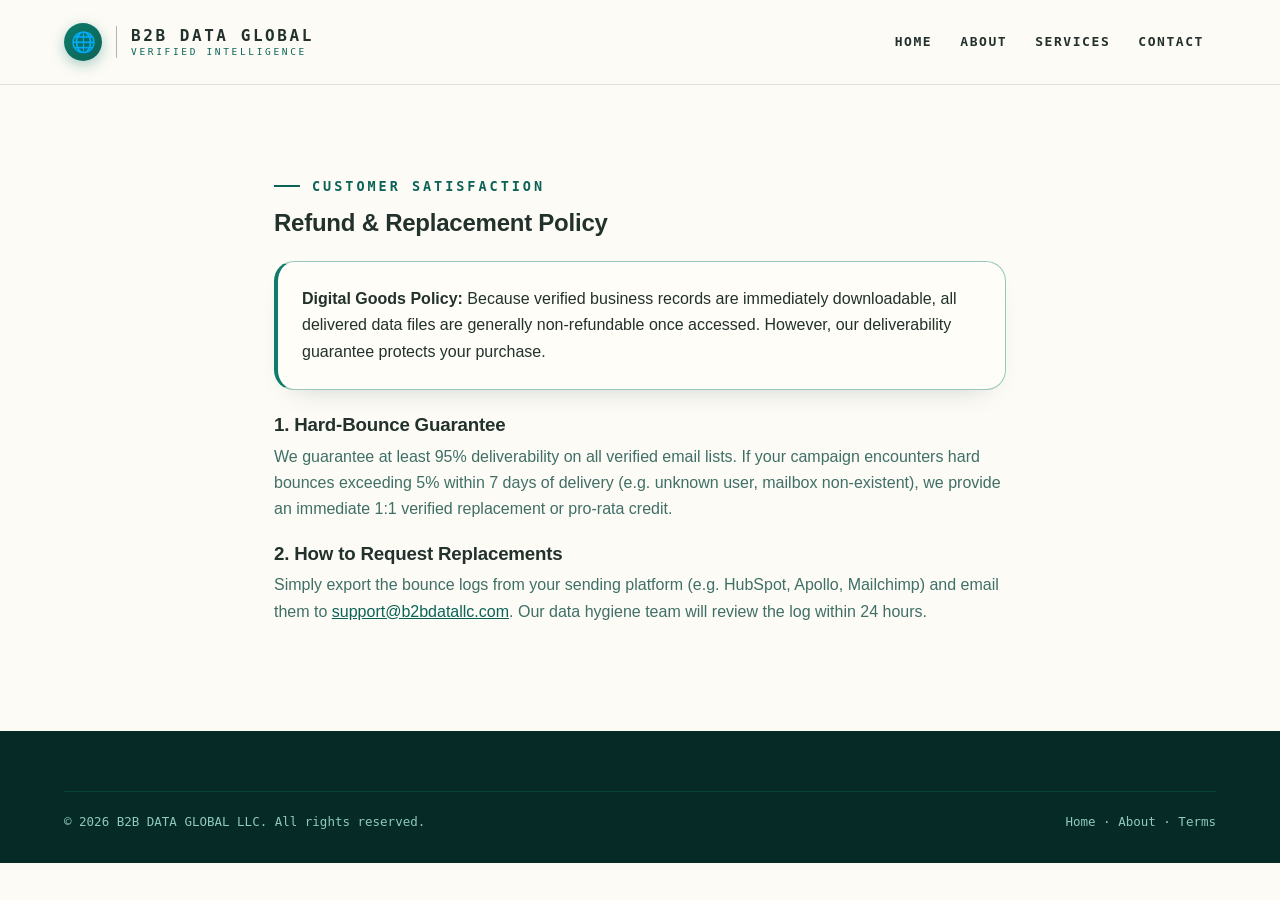
<file: refund.html>
<!DOCTYPE html>
<html lang="en">
<head>
  <meta charset="UTF-8" />
  <meta name="viewport" content="width=device-width, initial-scale=1.0" />
  <title>Refund Policy | B2B DATA GLOBAL LLC</title>
  <link rel="icon" type="image/png" href="brand/favicon-5-gold-globe.png" />
  <link rel="stylesheet" href="css/style.css" />
</head>
<body>
  <header>
    <div class="wrap">
      <nav>
        <a class="brand" href="index.html">
          <div class="brand-icon">🌐</div>
          <div class="tag"><b>B2B DATA GLOBAL</b><span>Verified Intelligence</span></div>
        </a>
        <ul class="menu">
          <li><a href="index.html">Home</a></li>
          <li><a href="about.html">About</a></li>
          <li><a href="services.html">Services</a></li>
          <li><a href="contact.html">Contact</a></li>
        </ul>
      </nav>
    </div>
  </header>

  <section class="lightsec">
    <div class="wrap" style="max-width: 860px;">
      <div class="eb ink">Customer Satisfaction</div>
      <h1 style="margin: 12px 0 24px;">Refund &amp; Replacement Policy</h1>
      
      <div class="gpanel" style="margin-bottom: 24px; border-left: 4px solid var(--gold);">
        <b>Digital Goods Policy:</b> Because verified business records are immediately downloadable, all delivered data files are generally non-refundable once accessed. However, our deliverability guarantee protects your purchase.
      </div>

      <h3 style="margin: 20px 0 8px;">1. Hard-Bounce Guarantee</h3>
      <p style="color: var(--muted); margin-bottom: 16px;">We guarantee at least 95% deliverability on all verified email lists. If your campaign encounters hard bounces exceeding 5% within 7 days of delivery (e.g. unknown user, mailbox non-existent), we provide an immediate 1:1 verified replacement or pro-rata credit.</p>

      <h3 style="margin: 20px 0 8px;">2. How to Request Replacements</h3>
      <p style="color: var(--muted); margin-bottom: 16px;">Simply export the bounce logs from your sending platform (e.g. HubSpot, Apollo, Mailchimp) and email them to <a href="mailto:support@b2bdatallc.com" style="color: var(--gold-soft); text-decoration: underline;">support@b2bdatallc.com</a>. Our data hygiene team will review the log within 24 hours.</p>
    </div>
  </section>

  <footer>
    <div class="wrap">
      <div class="f-bottom">
        <span>© 2026 B2B DATA GLOBAL LLC. All rights reserved.</span>
        <span><a href="index.html">Home</a> · <a href="about.html">About</a> · <a href="terms.html">Terms</a></span>
      </div>
    </div>
  </footer>
</body>
</html>
</file>
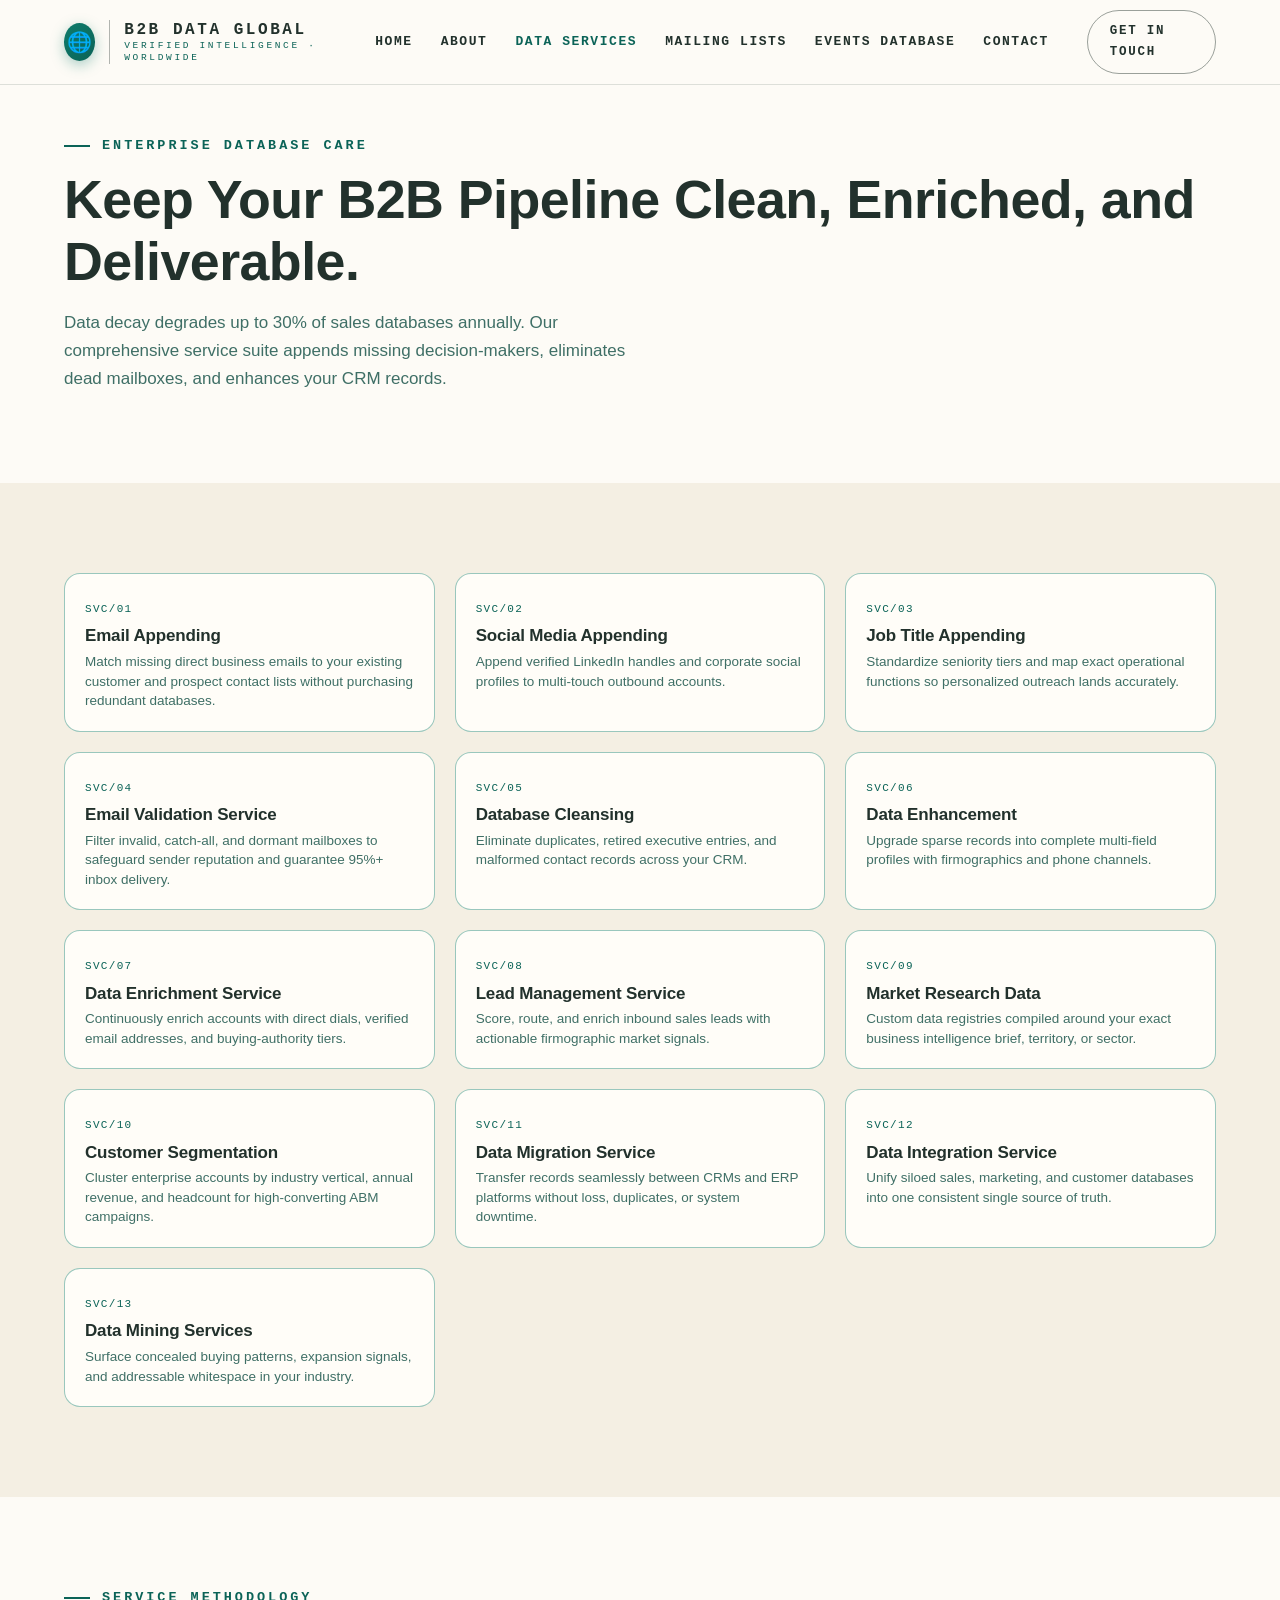
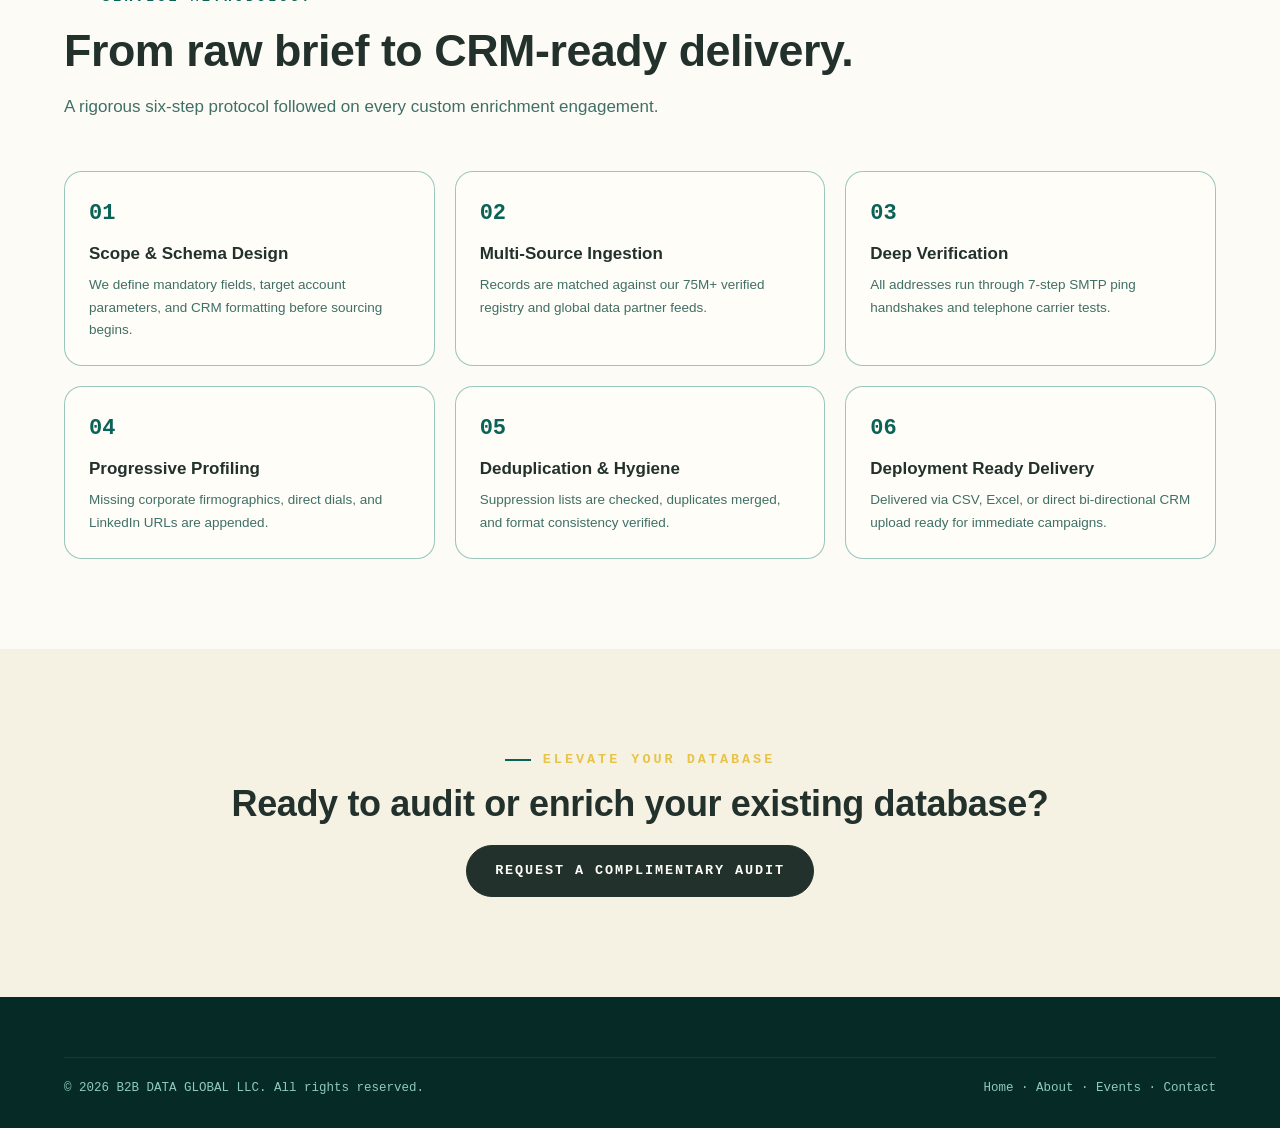
<file: services.html>
<!DOCTYPE html>
<html lang="en">
<head>
  <meta charset="UTF-8" />
  <meta name="viewport" content="width=device-width, initial-scale=1.0" />
  <title>Data Services &amp; Database Care | B2B DATA GLOBAL LLC</title>
  <meta name="description" content="Keep your CRM verified and high-converting. Email appending, validation, database cleansing, data enrichment, and segmentation services." />
  <link rel="icon" type="image/png" href="brand/favicon-5-gold-globe.png" />
  <link rel="stylesheet" href="css/style.css" />
</head>
<body>

  <!-- Top Scroll Progress Bar -->
  <div class="progress" id="scrollBar"></div>

  <!-- Header -->
  <header>
    <div class="wrap">
      <nav>
        <a class="brand" href="index.html">
          <div class="brand-icon">🌐</div>
          <div class="tag">
            <b>B2B DATA GLOBAL</b>
            <span>Verified Intelligence · Worldwide</span>
          </div>
        </a>

        <ul class="menu" id="navMenu">
          <li><a href="index.html">Home</a></li>
          <li><a href="about.html">About</a></li>
          <li><a href="services.html" style="color: var(--gold-soft);">Data Services</a></li>
          <li><a href="mailing-lists.html">Mailing Lists</a></li>
          <li><a href="events.html">Events Database</a></li>
          <li><a href="contact.html">Contact</a></li>
        </ul>

        <div style="display: flex; align-items: center;">
          <a class="getstarted" href="contact.html">Get In Touch</a>
          <button id="menuBtn" type="button" aria-label="Toggle Menu">☰</button>
        </div>
      </nav>
    </div>
  </header>

  <!-- Services Hero -->
  <section class="lightsec" style="padding-top: 50px;">
    <div class="wrap">
      <div class="eb ink">Enterprise Database Care</div>
      <h1 style="font-size: clamp(32px, 4.2vw, 54px); margin: 12px 0 16px;">Keep Your B2B Pipeline Clean, Enriched, and Deliverable.</h1>
      <p style="color: var(--muted); font-size: 17px; max-width: 62ch;">Data decay degrades up to 30% of sales databases annually. Our comprehensive service suite appends missing decision-makers, eliminates dead mailboxes, and enhances your CRM records.</p>
    </div>
  </section>

  <!-- 13 Services Catalog -->
  <section class="lightsec alt2">
    <div class="wrap">
      <div class="grid-sv" style="grid-template-columns: repeat(3, 1fr); gap: 20px;">
        
        <div class="card-s" id="email-appending">
          <span class="tick">SVC/01</span>
          <h3>Email Appending</h3>
          <p>Match missing direct business emails to your existing customer and prospect contact lists without purchasing redundant databases.</p>
        </div>

        <div class="card-s" id="social-media-appending">
          <span class="tick">SVC/02</span>
          <h3>Social Media Appending</h3>
          <p>Append verified LinkedIn handles and corporate social profiles to multi-touch outbound accounts.</p>
        </div>

        <div class="card-s" id="job-title-appending">
          <span class="tick">SVC/03</span>
          <h3>Job Title Appending</h3>
          <p>Standardize seniority tiers and map exact operational functions so personalized outreach lands accurately.</p>
        </div>

        <div class="card-s" id="email-validation">
          <span class="tick">SVC/04</span>
          <h3>Email Validation Service</h3>
          <p>Filter invalid, catch-all, and dormant mailboxes to safeguard sender reputation and guarantee 95%+ inbox delivery.</p>
        </div>

        <div class="card-s" id="database-cleansing">
          <span class="tick">SVC/05</span>
          <h3>Database Cleansing</h3>
          <p>Eliminate duplicates, retired executive entries, and malformed contact records across your CRM.</p>
        </div>

        <div class="card-s" id="data-enhancement">
          <span class="tick">SVC/06</span>
          <h3>Data Enhancement</h3>
          <p>Upgrade sparse records into complete multi-field profiles with firmographics and phone channels.</p>
        </div>

        <div class="card-s" id="data-enrichment">
          <span class="tick">SVC/07</span>
          <h3>Data Enrichment Service</h3>
          <p>Continuously enrich accounts with direct dials, verified email addresses, and buying-authority tiers.</p>
        </div>

        <div class="card-s" id="lead-management">
          <span class="tick">SVC/08</span>
          <h3>Lead Management Service</h3>
          <p>Score, route, and enrich inbound sales leads with actionable firmographic market signals.</p>
        </div>

        <div class="card-s" id="market-research-data">
          <span class="tick">SVC/09</span>
          <h3>Market Research Data</h3>
          <p>Custom data registries compiled around your exact business intelligence brief, territory, or sector.</p>
        </div>

        <div class="card-s" id="customer-segmentation">
          <span class="tick">SVC/10</span>
          <h3>Customer Segmentation</h3>
          <p>Cluster enterprise accounts by industry vertical, annual revenue, and headcount for high-converting ABM campaigns.</p>
        </div>

        <div class="card-s" id="data-migration">
          <span class="tick">SVC/11</span>
          <h3>Data Migration Service</h3>
          <p>Transfer records seamlessly between CRMs and ERP platforms without loss, duplicates, or system downtime.</p>
        </div>

        <div class="card-s" id="data-integration">
          <span class="tick">SVC/12</span>
          <h3>Data Integration Service</h3>
          <p>Unify siloed sales, marketing, and customer databases into one consistent single source of truth.</p>
        </div>

        <div class="card-s" id="data-mining">
          <span class="tick">SVC/13</span>
          <h3>Data Mining Services</h3>
          <p>Surface concealed buying patterns, expansion signals, and addressable whitespace in your industry.</p>
        </div>

      </div>
    </div>
  </section>

  <!-- 6-Step Implementation Process -->
  <section class="lightsec">
    <div class="wrap">
      <div class="section-head">
        <div class="eb ink">Service Methodology</div>
        <h2>From raw brief to CRM-ready delivery.</h2>
        <p>A rigorous six-step protocol followed on every custom enrichment engagement.</p>
      </div>

      <div class="evx-steps" style="grid-template-columns: repeat(3, 1fr); gap: 20px;">
        <div class="evx-step">
          <div class="evx-num">01</div>
          <b>Scope &amp; Schema Design</b>
          <p>We define mandatory fields, target account parameters, and CRM formatting before sourcing begins.</p>
        </div>
        <div class="evx-step">
          <div class="evx-num">02</div>
          <b>Multi-Source Ingestion</b>
          <p>Records are matched against our 75M+ verified registry and global data partner feeds.</p>
        </div>
        <div class="evx-step">
          <div class="evx-num">03</div>
          <b>Deep Verification</b>
          <p>All addresses run through 7-step SMTP ping handshakes and telephone carrier tests.</p>
        </div>
        <div class="evx-step">
          <div class="evx-num">04</div>
          <b>Progressive Profiling</b>
          <p>Missing corporate firmographics, direct dials, and LinkedIn URLs are appended.</p>
        </div>
        <div class="evx-step">
          <div class="evx-num">05</div>
          <b>Deduplication &amp; Hygiene</b>
          <p>Suppression lists are checked, duplicates merged, and format consistency verified.</p>
        </div>
        <div class="evx-step">
          <div class="evx-num">06</div>
          <b>Deployment Ready Delivery</b>
          <p>Delivered via CSV, Excel, or direct bi-directional CRM upload ready for immediate campaigns.</p>
        </div>
      </div>
    </div>
  </section>

  <!-- Call to action -->
  <section class="dark">
    <div class="wrap" style="text-align: center;">
      <div class="eb" style="justify-content: center; color: var(--gold-accent);">Elevate Your Database</div>
      <h2 style="font-size: 36px; margin: 12px 0 20px;">Ready to audit or enrich your existing database?</h2>
      <a class="hbtn a" href="contact.html?type=sample">Request a Complimentary Audit</a>
    </div>
  </section>

  <!-- Footer -->
  <footer>
    <div class="wrap">
      <div class="f-bottom">
        <span>© 2026 B2B DATA GLOBAL LLC. All rights reserved.</span>
        <span>
          <a href="index.html">Home</a> · 
          <a href="about.html">About</a> · 
          <a href="events.html">Events</a> · 
          <a href="contact.html">Contact</a>
        </span>
      </div>
    </div>
  </footer>

  <script src="js/main.js"></script>
</body>
</html>
</file>
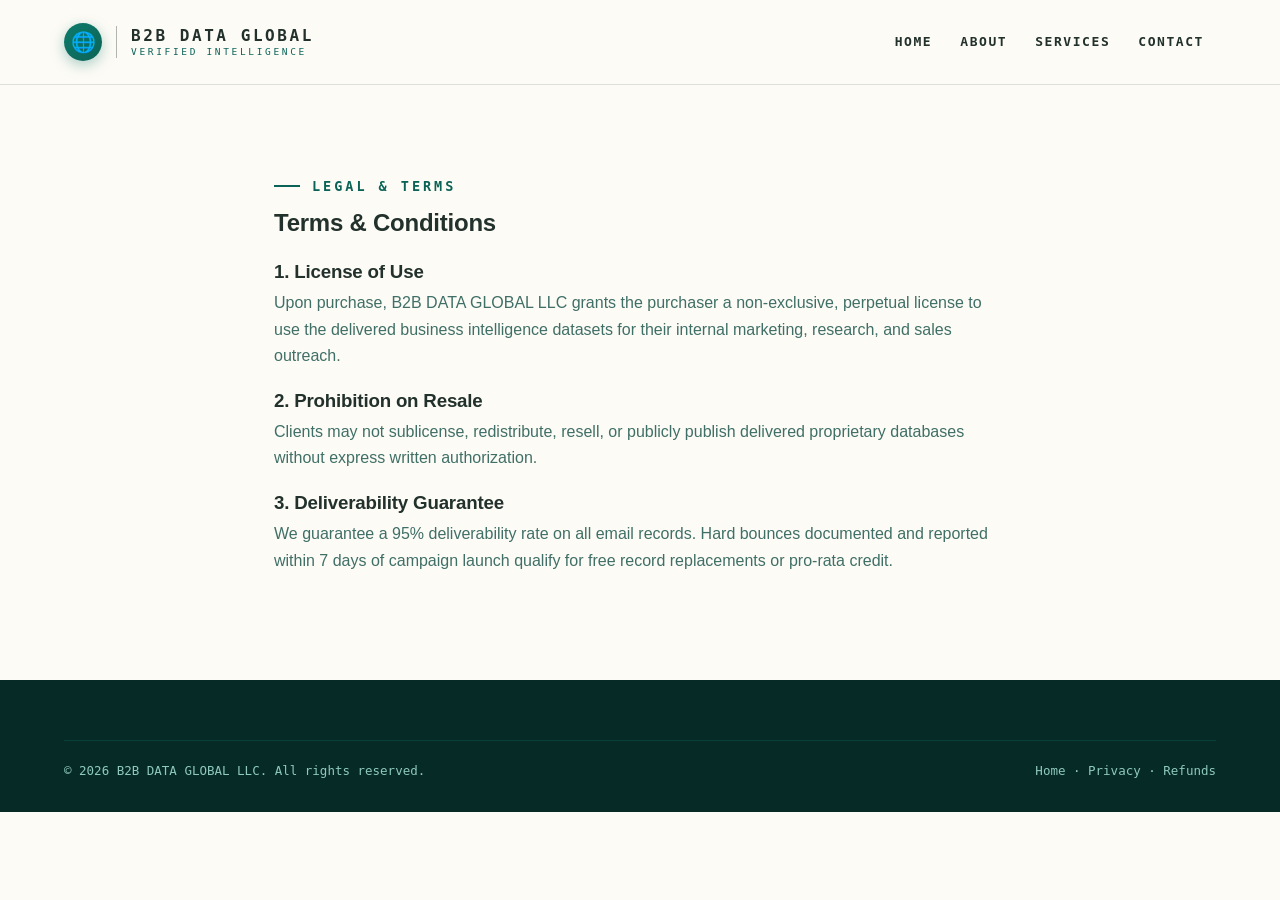
<file: terms.html>
<!DOCTYPE html>
<html lang="en">
<head>
  <meta charset="UTF-8" />
  <meta name="viewport" content="width=device-width, initial-scale=1.0" />
  <title>Terms &amp; Conditions | B2B DATA GLOBAL LLC</title>
  <link rel="icon" type="image/png" href="brand/favicon-5-gold-globe.png" />
  <link rel="stylesheet" href="css/style.css" />
</head>
<body>
  <header>
    <div class="wrap">
      <nav>
        <a class="brand" href="index.html">
          <div class="brand-icon">🌐</div>
          <div class="tag"><b>B2B DATA GLOBAL</b><span>Verified Intelligence</span></div>
        </a>
        <ul class="menu">
          <li><a href="index.html">Home</a></li>
          <li><a href="about.html">About</a></li>
          <li><a href="services.html">Services</a></li>
          <li><a href="contact.html">Contact</a></li>
        </ul>
      </nav>
    </div>
  </header>

  <section class="lightsec">
    <div class="wrap" style="max-width: 860px;">
      <div class="eb ink">Legal &amp; Terms</div>
      <h1 style="margin: 12px 0 24px;">Terms &amp; Conditions</h1>
      
      <h3 style="margin: 20px 0 8px;">1. License of Use</h3>
      <p style="color: var(--muted); margin-bottom: 16px;">Upon purchase, B2B DATA GLOBAL LLC grants the purchaser a non-exclusive, perpetual license to use the delivered business intelligence datasets for their internal marketing, research, and sales outreach.</p>

      <h3 style="margin: 20px 0 8px;">2. Prohibition on Resale</h3>
      <p style="color: var(--muted); margin-bottom: 16px;">Clients may not sublicense, redistribute, resell, or publicly publish delivered proprietary databases without express written authorization.</p>

      <h3 style="margin: 20px 0 8px;">3. Deliverability Guarantee</h3>
      <p style="color: var(--muted); margin-bottom: 16px;">We guarantee a 95% deliverability rate on all email records. Hard bounces documented and reported within 7 days of campaign launch qualify for free record replacements or pro-rata credit.</p>
    </div>
  </section>

  <footer>
    <div class="wrap">
      <div class="f-bottom">
        <span>© 2026 B2B DATA GLOBAL LLC. All rights reserved.</span>
        <span><a href="index.html">Home</a> · <a href="privacy.html">Privacy</a> · <a href="refund.html">Refunds</a></span>
      </div>
    </div>
  </footer>
</body>
</html>
</file>
<file: css/style.css>
/* ==========================================================================
   B2B DATA GLOBAL LLC — Master Stylesheet
   Modern, Responsive, Clean HTML/CSS/JS Architecture
   ========================================================================== */

:root {
  --cream: #fdfbf6;
  --cream-deep: #f4efe3;
  --sage: #dde5e0;
  --night: #f6f2e3;
  --night-2: #f6f2e3;
  --night-dark: #062b26;
  --night-dark2: #0a3a32;
  --panel: #fffdf8;
  --panel-2: #f4efe3;
  --gold: #0e7c6b;
  --gold-soft: #0b6357;
  --gold-accent: #e8c34a;
  --gold-line: rgba(14, 124, 107, 0.42);
  --ivory: #0d3b34;
  --muted: #3f6f66;
  --ink: #22312c;
  --ink-soft: #2f5f57;
  --border-subtle: rgba(34, 49, 44, 0.14);
  --font-display: 'Calibri', 'Carlito', -apple-system, BlinkMacSystemFont, "Segoe UI", Roboto, Arial, sans-serif;
  --font-mono: 'IBM Plex Mono', 'SF Mono', Consolas, Menlo, monospace;
  --font-body: 'Calibri', 'Carlito', -apple-system, BlinkMacSystemFont, "Segoe UI", Roboto, Arial, sans-serif;
}

* {
  box-sizing: border-box;
  margin: 0;
  padding: 0;
}

html {
  scroll-behavior: smooth;
   overflow-x: hidden;
}

body {
  font-family: var(--font-body);
  background: var(--cream);
  color: var(--ink);
  -webkit-font-smoothing: antialiased;
  line-height: 1.65;
  overflow-x: hidden;
}

img {
  max-width: 100%;
  display: block;
}

a {
  color: inherit;
  text-decoration: none;
}

.wrap {
  max-width: 1440px;
  margin: 0 auto;
  padding: 0 clamp(20px, 5vw, 80px);
}

h1, h2, h3, h4 {
  font-family: var(--font-display);
  letter-spacing: -0.01em;
  font-weight: 700;
  line-height: 1.15;
}

/* Eyebrow Label */
.eb {
  font-family: var(--font-mono);
  letter-spacing: 0.22em;
  text-transform: uppercase;
  color: var(--gold-soft);
  align-items: center;
  gap: 12px;
  font-size: 13.5px;
  font-weight: 600;
  display: flex;
}

.eb:before {
  content: "";
  background: var(--gold-soft);
  width: 26px;
  height: 1.5px;
}

.eb.dot:before {
  content: "●";
  background: transparent;
  width: auto;
  height: auto;
  font-size: 10px;
}

.eb.ink {
  color: var(--gold-soft);
}

/* Header & Navigation */
header {
  z-index: 90;
  background: var(--cream);
  border-bottom: 1px solid var(--border-subtle);
  position: sticky;
  top: 0;
}

.progress {
  background: linear-gradient(90deg, #7fb0a6, var(--gold));
  z-index: 2;
  width: 0;
  height: 4px;
  transition: width 80ms linear;
  position: absolute;
  top: 0;
  left: 0;
}

nav {
  justify-content: space-between;
  align-items: center;
  gap: 12px;
  height: 84px;
  display: flex;
}

.brand {
  color: var(--ink);
  align-items: center;
  gap: 14px;
  display: flex;
}

.brand-icon {
  width: 38px;
  height: 38px;
  border-radius: 50%;
  background: linear-gradient(135deg, var(--gold), var(--gold-soft));
  display: flex;
  align-items: center;
  justify-content: center;
  color: #fff;
  font-size: 20px;
  box-shadow: 0 4px 14px rgba(14, 124, 107, 0.35);
}

.brand .tag {
  border-left: 1.5px solid rgba(34, 49, 44, 0.35);
  padding-left: 14px;
  line-height: 1.25;
}

.brand .tag b {
  font-family: var(--font-mono);
  letter-spacing: 0.16em;
  font-size: 16px;
  font-weight: 700;
  display: block;
}

.brand .tag span {
  font-family: var(--font-mono);
  letter-spacing: 0.28em;
  color: var(--gold-soft);
  text-transform: uppercase;
  font-size: 9.5px;
  display: block;
}

.menu {
  font-family: var(--font-mono);
  letter-spacing: 0.12em;
  text-transform: uppercase;
  color: var(--ink);
  align-items: center;
  gap: 4px;
  font-size: 13px;
  font-weight: 600;
  display: flex;
  list-style: none;
}

.menu > li {
  position: relative;
}

.menu > li > a {
  white-space: nowrap;
  align-items: center;
  gap: 6px;
  padding: 8px 12px;
  transition: color 0.2s;
  display: flex;
}

.menu > li > a:hover {
  color: var(--gold-soft);
}

.menu .caret {
  color: var(--gold-soft);
  font-size: 14px;
}

/* Dropdowns */
.dd {
  background: var(--cream);
  opacity: 0;
  visibility: hidden;
  z-index: 95;
  border: 1px solid rgba(34, 49, 44, 0.18);
  border-radius: 14px;
  min-width: 250px;
  max-height: calc(100vh - 120px);
  padding: 10px 0;
  transition: all 0.2s cubic-bezier(0.16, 1, 0.3, 1);
  position: absolute;
  top: 100%;
  left: 0;
  overflow: auto;
  transform: translateY(8px);
  box-shadow: 0 16px 36px -14px rgba(20, 25, 15, 0.28);
}

.menu > li:hover .dd {
  opacity: 1;
  visibility: visible;
  transform: translateY(0);
}

.dd a {
  letter-spacing: 0.12em;
  color: var(--ink);
  white-space: nowrap;
  border-left: 2px solid transparent;
  padding: 8px 20px;
  font-size: 12px;
  transition: all 0.15s;
  display: block;
}

.dd a:hover {
  color: var(--gold-soft);
  border-left-color: var(--gold);
  background: rgba(14, 124, 107, 0.08);
}

.dd.two {
  grid-template-columns: 1fr 1fr;
  min-width: 490px;
  display: grid;
}

.dd.mega {
  grid-template-columns: 1fr 1fr;
  min-width: 580px;
  padding: 16px;
  display: grid;
  gap: 20px;
}

.ddh {
  font-family: var(--font-mono);
  letter-spacing: 0.16em;
  text-transform: uppercase;
  color: var(--gold-soft);
  font-weight: 700;
  font-size: 12.5px;
  border-bottom: 1px solid rgba(14, 124, 107, 0.25);
  padding-bottom: 8px;
  margin-bottom: 10px;
  display: block;
}

.getstarted {
  font-family: var(--font-mono);
  letter-spacing: 0.14em;
  text-transform: uppercase;
  color: var(--ink);
  background: transparent;
  border: 1.5px solid rgba(34, 49, 44, 0.45);
  border-radius: 999px;
  margin-left: 14px;
  padding: 10px 22px;
  font-size: 12.5px;
  font-weight: 700;
  transition: all 0.2s;
  display: inline-block;
}

.getstarted:hover {
  border-color: var(--gold-soft);
  color: var(--gold-soft);
  background: rgba(14, 124, 107, 0.06);
}

#menuBtn {
  color: var(--ink);
  cursor: pointer;
  background: transparent;
  border: 0;
  font-size: 26px;
  display: none;
}

/* Hero Section */
.hero {
  background: var(--cream);
  color: var(--ink);
  position: relative;
  overflow: hidden;
}

.hero .wrap {
  grid-template-columns: minmax(320px, 1fr) minmax(360px, 1.15fr);
  align-items: center;
  gap: 28px;
  min-height: calc(100vh - 88px);
  padding-top: 40px;
  padding-bottom: 40px;
  display: grid;
}

.hero h1 {
  font-size: clamp(38px, 4.6vw, 64px);
  margin-top: 14px;
  line-height: 1.1;
}

.hero h1 em {
  color: #366c77;
  font-style: italic;
}

.hero p {
  color: var(--ink-soft);
  max-width: 52ch;
  margin: 20px 0 28px;
  font-size: 17px;
}

.hbtn {
  font-family: var(--font-mono);
  letter-spacing: 0.14em;
  text-transform: uppercase;
  border-radius: 999px;
  padding: 14px 28px;
  font-size: 13.5px;
  font-weight: 700;
  transition: all 0.2s;
  display: inline-block;
  cursor: pointer;
}

.hbtn.a {
  background: var(--ink);
  color: var(--cream);
  border: 1.5px solid var(--ink);
}

.hbtn.a:hover {
  background: var(--gold);
  border-color: var(--gold);
  color: #fff;
  transform: translateY(-2px);
  box-shadow: 0 10px 24px -10px rgba(14, 124, 107, 0.5);
}

.hbtn.b {
  border: 1.5px solid var(--ink);
  color: var(--ink);
  margin-left: 12px;
}

.hbtn.b:hover {
  border-color: var(--gold);
  color: var(--gold-soft);
  background: rgba(14, 124, 107, 0.06);
}

.hero .meta {
  gap: 36px;
  margin-top: 44px;
  display: flex;
}

.hero .meta b {
  font-family: var(--font-display);
  font-size: 28px;
  font-weight: 700;
  display: block;
}

.hero .meta span {
  font-family: var(--font-mono);
  letter-spacing: 0.14em;
  text-transform: uppercase;
  color: var(--ink-soft);
  font-size: 12px;
}

/* 3D Globe Canvas */
.globe-box {
  width: 100%;
  height: 560px;
  position: relative;
}

#globe {
  cursor: grab;
  touch-action: none;
  width: 100%;
  height: 100%;
  display: block;
}

.globe-hint {
  font-family: var(--font-mono);
  letter-spacing: 0.14em;
  color: var(--ink-soft);
  opacity: 0.75;
  text-transform: uppercase;
  font-size: 12px;
  position: absolute;
  bottom: 8px;
  left: 50%;
  transform: translateX(-50%);
  pointer-events: none;
}

/* Dark Sections */
section.dark {
  background: var(--night);
  padding: 100px 0;
}

section.dark.alt {
  background: var(--night-2);
}

.section-head {
  max-width: 820px;
  margin-bottom: 50px;
}

.section-head h2 {
  margin: 16px 0;
  font-size: clamp(30px, 3.5vw, 46px);
}

.section-head p {
  color: var(--muted);
  font-size: 17px;
}

/* Panels */
.gpanel {
  background: var(--panel);
  border: 1px solid var(--gold-line);
  border-radius: 20px;
  padding: 24px;
  box-shadow: 0 14px 30px -20px rgba(6, 50, 44, 0.28);
}

.gpanel .phead {
  font-family: var(--font-mono);
  letter-spacing: 0.2em;
  text-transform: uppercase;
  color: var(--gold-soft);
  border-bottom: 1px solid rgba(14, 124, 107, 0.22);
  align-items: center;
  gap: 10px;
  padding-bottom: 14px;
  font-size: 13px;
  font-weight: 700;
  display: flex;
}

.gpanel .phead:before {
  content: "●";
  font-size: 10px;
}

.mesh-split {
  grid-template-columns: 1fr 1.15fr;
  align-items: center;
  gap: 60px;
  display: grid;
}

.mesh-panel {
  background: linear-gradient(160deg, #0a3a32, #062b26) !important;
  border-color: rgba(14, 124, 107, 0.5) !important;
}

.mesh-panel .phead {
  color: var(--gold-accent);
}

.mesh-box {
  width: 100%;
  height: 340px;
  position: relative;
}

.mesh-box canvas {
  width: 100%;
  height: 100%;
  display: block;
}

.pcap {
  background: rgba(10, 12, 6, 0.65);
  border: 1px solid rgba(14, 124, 107, 0.35);
  border-radius: 12px;
  margin-top: 12px;
  padding: 14px 18px;
}

.pcap b {
  font-family: var(--font-mono);
  color: var(--gold-accent);
  letter-spacing: 0.04em;
  margin-bottom: 4px;
  font-size: 13.5px;
  display: block;
}

.pcap p {
  color: #8fc9be;
  font-size: 14px;
}

.msh-foot {
  display: flex;
  justify-content: space-between;
  align-items: center;
  margin-top: 18px;
  padding-top: 14px;
  border-top: 1px solid rgba(14, 124, 107, 0.25);
  color: #dffbf4;
}

.msh-foot b {
  font-family: var(--font-display);
  font-size: 22px;
  display: block;
}

.msh-foot span {
  font-family: var(--font-mono);
  font-size: 11px;
  color: #8fc9be;
  text-transform: uppercase;
}

.msh-cta {
  color: var(--gold-accent);
  font-family: var(--font-mono);
  font-size: 13px;
  text-decoration: underline;
}

/* Slider Section */
.slider {
  align-items: center;
  gap: 16px;
  display: flex;
  position: relative;
}

.sl-view {
  flex: 1;
  padding: 12px 2px;
  overflow: hidden;
}

.sl-track {
  gap: 20px;
  transition: transform 0.6s cubic-bezier(0.22, 0.8, 0.3, 1);
  display: flex;
}

.card-i {
  background: var(--panel);
  border: 1px solid var(--gold-line);
  border-radius: 18px;
  overflow: hidden;
  transition: all 0.25s;
  flex: 0 0 calc(25% - 15px);
  min-width: 0;
  display: flex;
  flex-direction: column;
}

.card-i:hover {
  transform: translateY(-5px);
  border-color: var(--gold);
  box-shadow: 0 18px 36px -18px rgba(6, 50, 44, 0.35);
}

.card-i .pic {
  height: 155px;
  overflow: hidden;
}

.card-i .pic img {
  width: 100%;
  height: 100%;
  object-fit: cover;
  transition: transform 0.5s;
}

.card-i:hover .pic img {
  transform: scale(1.08);
}

.card-i .info {
  padding: 14px 16px;
  font-size: 15px;
  font-weight: 700;
  color: var(--ivory);
}

.card-i .info span {
  font-family: var(--font-mono);
  letter-spacing: 0.1em;
  color: var(--gold-soft);
  text-transform: uppercase;
  margin-top: 3px;
  font-size: 11px;
  font-weight: 400;
  display: block;
}

.sl-btn {
  background: var(--panel);
  width: 46px;
  height: 46px;
  border: 1px solid rgba(34, 49, 44, 0.35);
  border-radius: 50%;
  display: grid;
  place-items: center;
  font-size: 24px;
  cursor: pointer;
  transition: all 0.2s;
  flex: none;
}

.sl-btn:hover {
  border-color: var(--gold);
  color: var(--gold-soft);
  background: #f0fffb;
}

.sl-dots {
  justify-content: center;
  gap: 8px;
  margin-top: 24px;
  display: flex;
}

.sl-dots button {
  cursor: pointer;
  background: rgba(34, 49, 44, 0.25);
  border: 0;
  border-radius: 50%;
  width: 8px;
  height: 8px;
  padding: 0;
  transition: all 0.25s;
}

.sl-dots button.on {
  background: var(--gold);
  border-radius: 999px;
  width: 26px;
}

/* Lightsec Sections */
.lightsec {
  background: var(--cream);
  color: var(--ink);
  padding: 90px 0;
}

.lightsec.alt2 {
  background: var(--cream-deep);
}

/* Events Hub */
.evx-head {
  display: flex;
  justify-content: space-between;
  align-items: flex-end;
  margin-bottom: 24px;
}

.evx-stats {
  display: flex;
  gap: 32px;
}

.evx-stats b {
  font-size: 26px;
  display: block;
}

.evx-stats span {
  font-family: var(--font-mono);
  font-size: 11px;
  color: var(--gold-soft);
  text-transform: uppercase;
}

.evx-ticker {
  background: var(--night-dark);
  color: #eafaf4;
  border-radius: 999px;
  overflow: hidden;
  padding: 10px 0;
  margin-bottom: 40px;
}

.evx-track {
  display: flex;
  gap: 40px;
  white-space: nowrap;
  animation: tickerSlide 35s linear infinite;
  font-family: var(--font-mono);
  font-size: 13px;
}

.evx-track span em {
  color: var(--gold-accent);
  font-style: normal;
  margin-left: 6px;
}

@keyframes tickerSlide {
  0% { transform: translateX(0); }
  100% { transform: translateX(-50%); }
}

.evx-dbs {
  grid-template-columns: repeat(3, 1fr);
  gap: 24px;
  display: grid;
  margin-bottom: 50px;
}

.evx-db {
  background: var(--panel);
  border: 1px solid var(--gold-line);
  border-radius: 20px;
  padding: 28px;
  transition: all 0.25s;
  display: flex;
  flex-direction: column;
}

.evx-db:hover {
  transform: translateY(-4px);
  border-color: var(--gold);
  box-shadow: 0 16px 32px -16px rgba(6, 50, 44, 0.3);
}

.evx-db i {
  font-size: 28px;
  margin-bottom: 12px;
  font-style: normal;
}

.evx-tag {
  font-family: var(--font-mono);
  letter-spacing: 0.12em;
  text-transform: uppercase;
  color: var(--gold-soft);
  font-size: 11px;
  font-weight: 700;
  margin-bottom: 8px;
}

.evx-db h3 {
  font-size: 20px;
  margin-bottom: 8px;
}

.evx-db p {
  color: var(--muted);
  font-size: 14.5px;
  flex: 1;
  margin-bottom: 16px;
}

.evx-get {
  font-family: var(--font-mono);
  font-size: 12.5px;
  color: var(--gold-soft);
  font-weight: 700;
}

/* 4-Stage Workflow */
.evx-steps {
  grid-template-columns: repeat(4, 1fr);
  gap: 20px;
  display: grid;
  margin-top: 32px;
}

.evx-step {
  background: var(--panel);
  border: 1px solid var(--gold-line);
  border-radius: 18px;
  padding: 24px;
  position: relative;
}

.evx-num {
  font-family: var(--font-mono);
  color: var(--gold-soft);
  font-size: 22px;
  font-weight: 700;
  margin-bottom: 8px;
}

.evx-step b {
  font-size: 17px;
  margin-bottom: 6px;
  display: block;
}

.evx-step p {
  color: var(--muted);
  font-size: 13.5px;
}

/* Search Bar */
.search-wrap {
  max-width: 600px;
  margin: 10px auto 50px;
  position: relative;
}

.search-row {
  display: flex;
  gap: 8px;
}

.search-row input {
  flex: 1;
  font-family: var(--font-body);
  color: var(--ink);
  background: #fff;
  border: 1px solid var(--border-subtle);
  border-radius: 12px;
  padding: 14px 18px;
  font-size: 15px;
}

.search-row input:focus {
  border-color: var(--gold-soft);
  outline: none;
}

.search-row button {
  font-family: var(--font-mono);
  letter-spacing: 0.1em;
  text-transform: uppercase;
  background: var(--ink);
  color: var(--cream);
  border: 0;
  border-radius: 12px;
  padding: 0 24px;
  font-size: 13px;
  font-weight: 700;
  cursor: pointer;
}

.search-row button:hover {
  background: var(--gold);
}

.sg {
  z-index: 50;
  background: #fff;
  border: 1px solid var(--gold-line);
  border-radius: 16px;
  margin-top: 8px;
  position: absolute;
  top: 100%;
  left: 0;
  right: 0;
  display: none;
  box-shadow: 0 20px 40px -16px rgba(6, 50, 44, 0.4);
  overflow: hidden;
}

.sg.on {
  display: block;
}

.sg-head {
  font-family: var(--font-mono);
  letter-spacing: 0.12em;
  text-transform: uppercase;
  color: var(--gold-soft);
  padding: 10px 16px;
  font-size: 11px;
  border-bottom: 1px solid rgba(14, 124, 107, 0.15);
}

.sg-item {
  display: block;
  padding: 12px 16px;
  border-bottom: 1px solid rgba(0, 0, 0, 0.05);
  transition: background 0.15s;
}

.sg-item:hover {
  background: rgba(14, 124, 107, 0.07);
}

.sg-item b {
  color: var(--ink);
  font-size: 14.5px;
  display: block;
}

.sg-item span {
  color: var(--muted);
  font-size: 13px;
  display: block;
}

.sg-item i {
  font-family: var(--font-mono);
  color: var(--gold-soft);
  font-size: 11.5px;
  font-style: normal;
  display: block;
}

.sg-all {
  font-family: var(--font-mono);
  text-transform: uppercase;
  color: var(--gold-soft);
  padding: 10px 16px;
  font-size: 11.5px;
  display: block;
  font-weight: 700;
}

/* Category Grid */
.evi-row {
  grid-template-columns: repeat(8, 1fr);
  gap: 12px;
  display: grid;
  margin-top: 36px;
}

.evi {
  color: var(--ink);
  text-align: center;
  border: 1px solid transparent;
  border-radius: 14px;
  padding: 16px 8px;
  font-size: 13.5px;
  font-weight: 600;
  transition: all 0.2s;
  display: flex;
  flex-direction: column;
  align-items: center;
  gap: 8px;
}

.evi:hover {
  border-color: var(--gold-line);
  background: var(--panel);
  transform: translateY(-3px);
}

.evi i {
  font-size: 30px;
  font-style: normal;
}

/* Data Services Grid & Flow */
.flow-split {
  grid-template-columns: 1fr 1.5fr;
  align-items: start;
  gap: 32px;
  display: grid;
}

.dv {
  background: linear-gradient(160deg, #0a3a32, #062b26);
  border: 1px solid var(--gold-line);
  border-radius: 20px;
  overflow: hidden;
  box-shadow: 0 20px 40px -20px rgba(6, 50, 44, 0.5);
}

.dv-bar {
  display: flex;
  justify-content: space-between;
  align-items: center;
  padding: 12px 18px;
  border-bottom: 1px solid rgba(232, 195, 74, 0.25);
  color: var(--gold-accent);
  font-family: var(--font-mono);
  font-size: 12px;
  font-weight: 700;
}

.dv-screen {
  height: 240px;
  position: relative;
}

.dv-screen canvas {
  width: 100%;
  height: 100%;
  display: block;
}

.dv-hud {
  display: grid;
  grid-template-columns: repeat(4, 1fr);
  padding: 10px 14px;
  background: rgba(6, 43, 38, 0.85);
  border-top: 1px solid rgba(14, 124, 107, 0.3);
  text-align: center;
}

.dv-hud span {
  font-size: 16px;
  font-weight: 700;
  color: #eafaf4;
  display: block;
}

.dv-hud i {
  font-family: var(--font-mono);
  font-size: 9.5px;
  color: #8fc9be;
  text-transform: uppercase;
  font-style: normal;
  display: block;
}

.grid-sv {
  grid-template-columns: repeat(3, 1fr);
  gap: 16px;
  display: grid;
}

.card-s {
  background: var(--panel);
  border: 1px solid var(--gold-line);
  border-radius: 16px;
  padding: 20px;
  transition: all 0.25s;
}

.card-s:hover {
  border-color: var(--gold);
  transform: translateY(-3px);
  box-shadow: 0 14px 28px -14px rgba(6, 50, 44, 0.3);
}

.card-s .tick {
  font-family: var(--font-mono);
  font-size: 11px;
  color: var(--gold-soft);
  letter-spacing: 0.12em;
}

.card-s h3 {
  font-size: 17px;
  margin: 6px 0 6px;
}

.card-s p {
  color: var(--muted);
  font-size: 13.5px;
  line-height: 1.45;
}

/* Accuracy & 7-Step Verification */
.feat4 {
  grid-template-columns: repeat(4, 1fr);
  gap: 18px;
  display: grid;
  margin-bottom: 40px;
}

.feat {
  background: var(--panel);
  border: 1px solid var(--gold-line);
  border-radius: 18px;
  padding: 22px;
}

.feat i {
  font-size: 26px;
  color: var(--gold-soft);
  font-style: normal;
  display: block;
  margin-bottom: 8px;
}

.feat h3 {
  font-size: 17px;
  margin-bottom: 8px;
}

.feat p {
  color: var(--muted);
  font-size: 13.5px;
}

/* Sample Table */
.sb-sec {
  padding: 70px 0;
}

.sb-file {
  background: #fff;
  border: 1px solid var(--gold-line);
  border-radius: 18px;
  overflow: hidden;
  margin: 20px 0;
}

.sb-fh {
  display: flex;
  justify-content: space-between;
  align-items: center;
  padding: 12px 18px;
  background: #f4fbf7;
  border-bottom: 1px solid rgba(14, 124, 107, 0.2);
}

.sb-fh code {
  font-family: var(--font-mono);
  font-size: 12px;
  color: var(--ink);
}

.sb-tog {
  display: flex;
  gap: 6px;
}

.sb-tog button {
  font-family: var(--font-mono);
  font-size: 11px;
  padding: 5px 12px;
  border-radius: 999px;
  border: 1px solid var(--gold-line);
  background: #fff;
  cursor: pointer;
}

.sb-tog button.on {
  background: var(--gold);
  color: #fff;
  border-color: var(--gold);
}

.sb-t {
  width: 100%;
  border-collapse: collapse;
  font-size: 13px;
}

.sb-t th {
  background: #2f5233;
  color: #eef7ee;
  padding: 11px 12px;
  text-align: left;
  font-family: var(--font-mono);
  font-size: 11px;
  text-transform: uppercase;
}

.sb-t td {
  padding: 10px 12px;
  border-bottom: 1px solid rgba(14, 124, 107, 0.12);
}

.sb-t tr:nth-child(even) {
  background: #f8fdfb;
}

/* FAQs */
.faq-grid {
  grid-template-columns: 1fr 1fr;
  gap: 16px;
  display: grid;
}

.faq {
  background: var(--panel);
  border: 1px solid rgba(34, 49, 44, 0.18);
  border-radius: 14px;
  overflow: hidden;
  transition: all 0.2s;
}

.faq.open {
  border-color: var(--gold-soft);
}

.faq-q {
  width: 100%;
  text-align: left;
  background: transparent;
  border: 0;
  padding: 18px 22px;
  font-size: 15px;
  font-weight: 700;
  display: flex;
  justify-content: space-between;
  align-items: center;
  cursor: pointer;
  color: var(--ink);
}

.faq-q span {
  font-family: var(--font-mono);
  color: var(--gold-soft);
  font-size: 18px;
}

.faq-a {
  padding: 0 22px 18px;
  color: var(--ink-soft);
  font-size: 14px;
  display: none;
}

.faq.open .faq-a {
  display: block;
}

/* Footer */
footer {
  background: var(--night-dark);
  color: #dffbf4;
  padding: 60px 0 30px;
  font-size: 13.5px;
  position: relative;
  overflow: hidden;
}

#fparticles {
  position: absolute;
  inset: 0;
  width: 100%;
  height: 100%;
  pointer-events: none;
  opacity: 0.45;
}

.f-grid {
  grid-template-columns: minmax(260px, 0.85fr) 2fr;
  gap: 40px;
  display: grid;
  margin-bottom: 30px;
  position: relative;
  z-index: 2;
}

.f-off-frame {
  background: rgba(14, 124, 107, 0.12);
  border: 1px solid rgba(14, 124, 107, 0.45);
  border-radius: 18px;
  padding: 22px 26px;
}

.f-off-grid {
  grid-template-columns: 1fr 1fr;
  gap: 16px 28px;
  display: grid;
}

.f-off b {
  font-family: var(--font-mono);
  color: var(--gold-accent);
  font-size: 12px;
  letter-spacing: 0.1em;
  text-transform: uppercase;
  margin-bottom: 4px;
  display: block;
}

.f-off p {
  color: #bfe6dd;
  font-size: 13.5px;
}

.f-bottom {
  border-top: 1px solid rgba(14, 124, 107, 0.28);
  padding-top: 20px;
  display: flex;
  justify-content: space-between;
  color: #8fc9be;
  font-family: var(--font-mono);
  font-size: 12.5px;
  position: relative;
  z-index: 2;
}

/* Floating WhatsApp & Rail */
.wa-float {
  z-index: 99;
  background: #25d366;
  border-radius: 50%;
  width: 56px;
  height: 56px;
  display: grid;
  place-items: center;
  position: fixed;
  bottom: 24px;
  right: 24px;
  box-shadow: 0 10px 28px rgba(0, 0, 0, 0.35);
  transition: transform 0.2s;
}

.wa-float:hover {
  transform: scale(1.08);
}

.wa-float svg {
  width: 30px;
  height: 30px;
  fill: #fff;
}

.xp-rail {
  position: fixed;
  right: 0;
  top: 40%;
  transform: translateY(-50%);
  display: flex;
  flex-direction: column;
  gap: 4px;
  z-index: 85;
}

.xp-rail button, .xp-rail a {
  background: var(--ink);
  color: #fff;
  border: 1px solid var(--gold-line);
  border-right: 0;
  border-radius: 8px 0 0 8px;
  padding: 8px 12px;
  font-family: var(--font-mono);
  font-size: 11px;
  letter-spacing: 0.08em;
  text-transform: uppercase;
  cursor: pointer;
  transition: all 0.2s;
}

.xp-rail button:hover, .xp-rail a:hover {
  background: var(--gold);
  padding-right: 18px;
}

/* Requirement Modal */
.rq-bg {
  position: fixed;
  inset: 0;
  background: rgba(18, 22, 14, 0.65);
  z-index: 200;
  display: none;
  place-items: center;
  padding: 20px;
  backdrop-filter: blur(4px);
}

.rq-bg.show {
  display: grid;
}

.rq {
  background: #fff;
  border-radius: 24px;
  max-width: 600px;
  width: 100%;
  padding: 36px;
  position: relative;
  box-shadow: 0 30px 60px rgba(0, 0, 0, 0.3);
}

.rq-x {
  position: absolute;
  top: 18px;
  right: 20px;
  background: transparent;
  border: 0;
  font-size: 26px;
  cursor: pointer;
}

.rq-l {
  font-size: 13.5px;
  font-weight: 700;
  margin: 14px 0 6px;
  display: block;
}

.rq-in, .rq-sel {
  width: 100%;
  padding: 12px 14px;
  border: 1px solid var(--border-subtle);
  border-radius: 10px;
  font-family: var(--font-body);
  font-size: 14px;
}

.rq-in:focus, .rq-sel:focus {
  border-color: var(--gold-soft);
  outline: none;
}

.rq-go {
  margin-top: 20px;
  width: 100%;
  background: var(--ink);
  color: #fff;
  border: 0;
  border-radius: 999px;
  padding: 13px;
  font-family: var(--font-mono);
  font-size: 13.5px;
  font-weight: 700;
  cursor: pointer;
}

.rq-go:hover {
  background: var(--gold);
}

/* Responsive Media Queries */
@media (max-width: 960px) {
  nav { height: 70px; }
  #menuBtn { display: block; }
  .menu {
    position: fixed;
    top: 70px;
    left: 0;
    right: 0;
    bottom: 0;
    background: var(--cream);
    flex-direction: column;
    padding: 30px;
    display: none;
    overflow-y: auto;
  }
  .menu.open { display: flex; }
  .hero .wrap, .mesh-split, .flow-split, .f-grid, .faq-grid {
    grid-template-columns: 1fr;
  }
  .card-i { flex-basis: calc(50% - 10px); }
  .grid-sv, .evx-dbs, .evx-steps, .feat4 { grid-template-columns: 1fr 1fr; }
  .evi-row { grid-template-columns: repeat(4, 1fr); }
  .globe-box { height: 420px; }
}

@media (max-width: 560px) {
  .card-i { flex-basis: 100%; }
  .grid-sv, .evx-dbs, .evx-steps, .feat4, .f-off-grid { grid-template-columns: 1fr; }
  .evi-row { grid-template-columns: repeat(3, 1fr); }
  .globe-box { height: 320px; }
}
</file>
